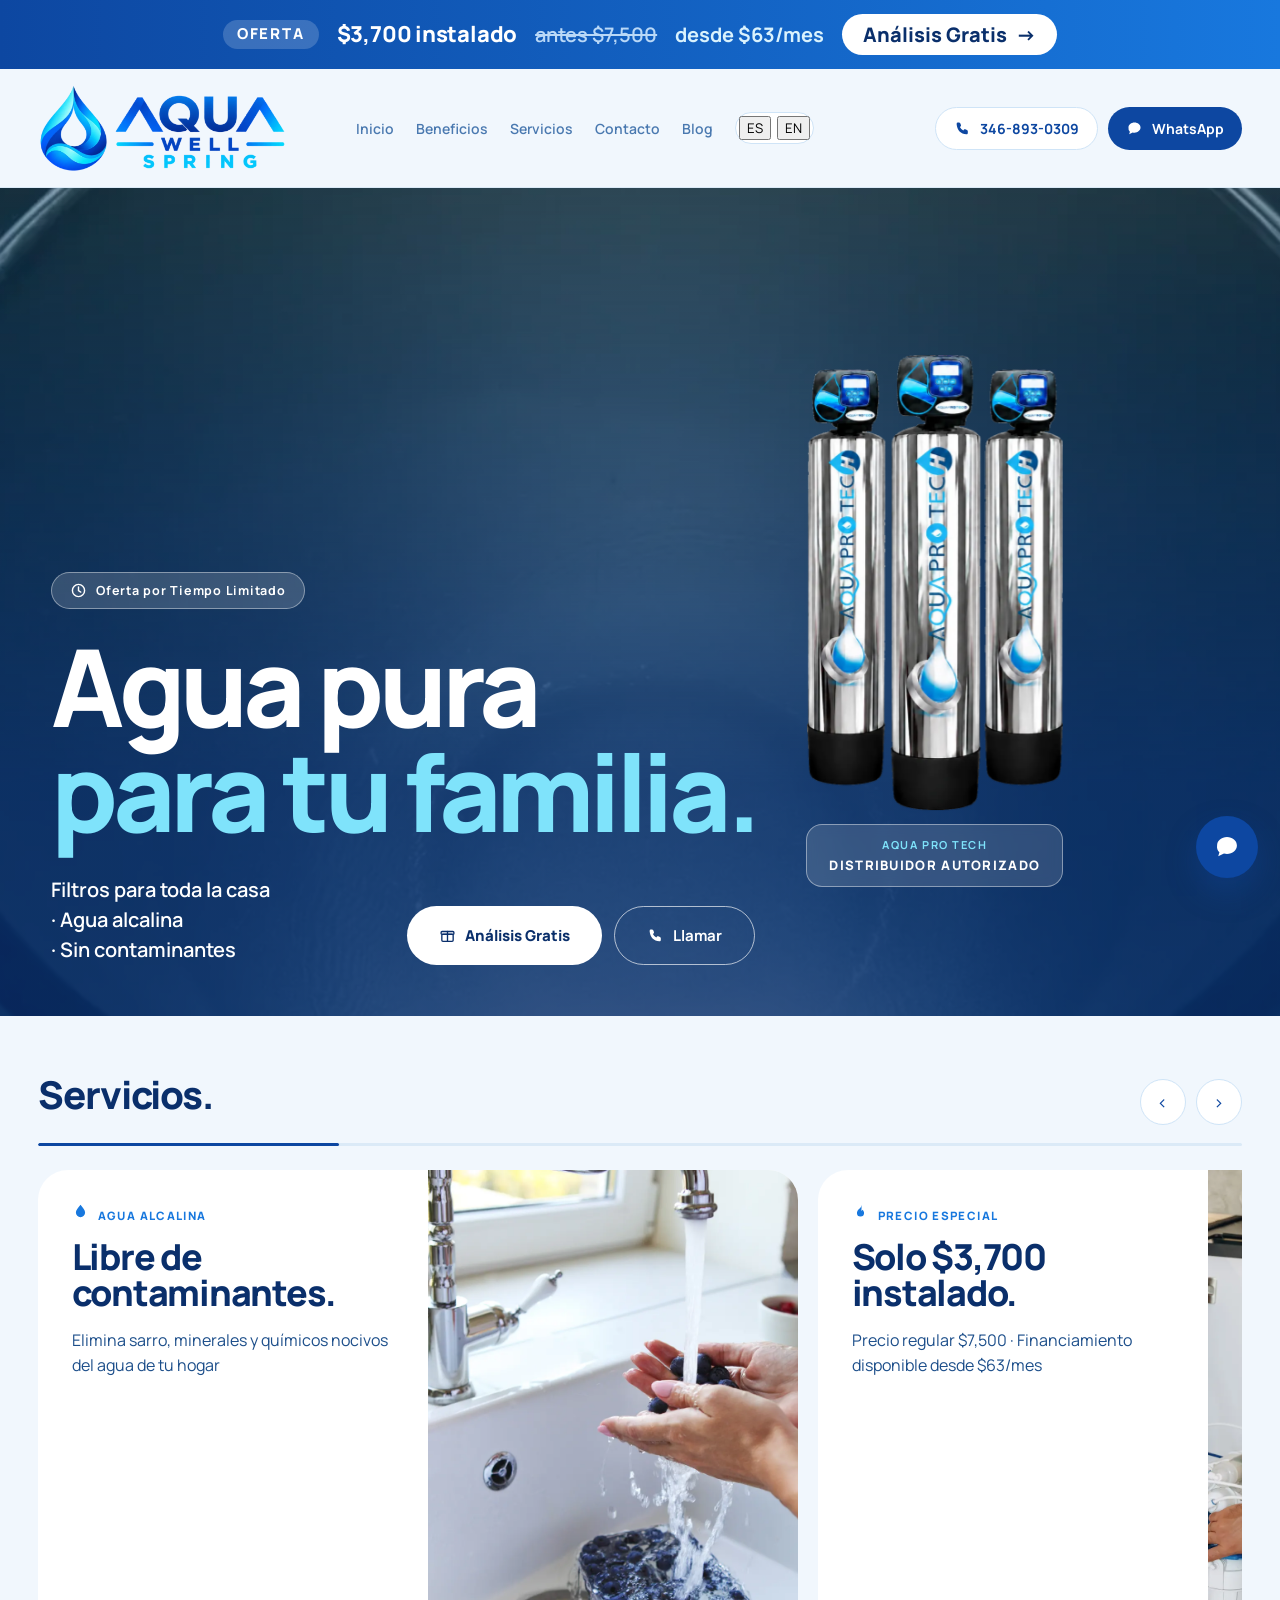
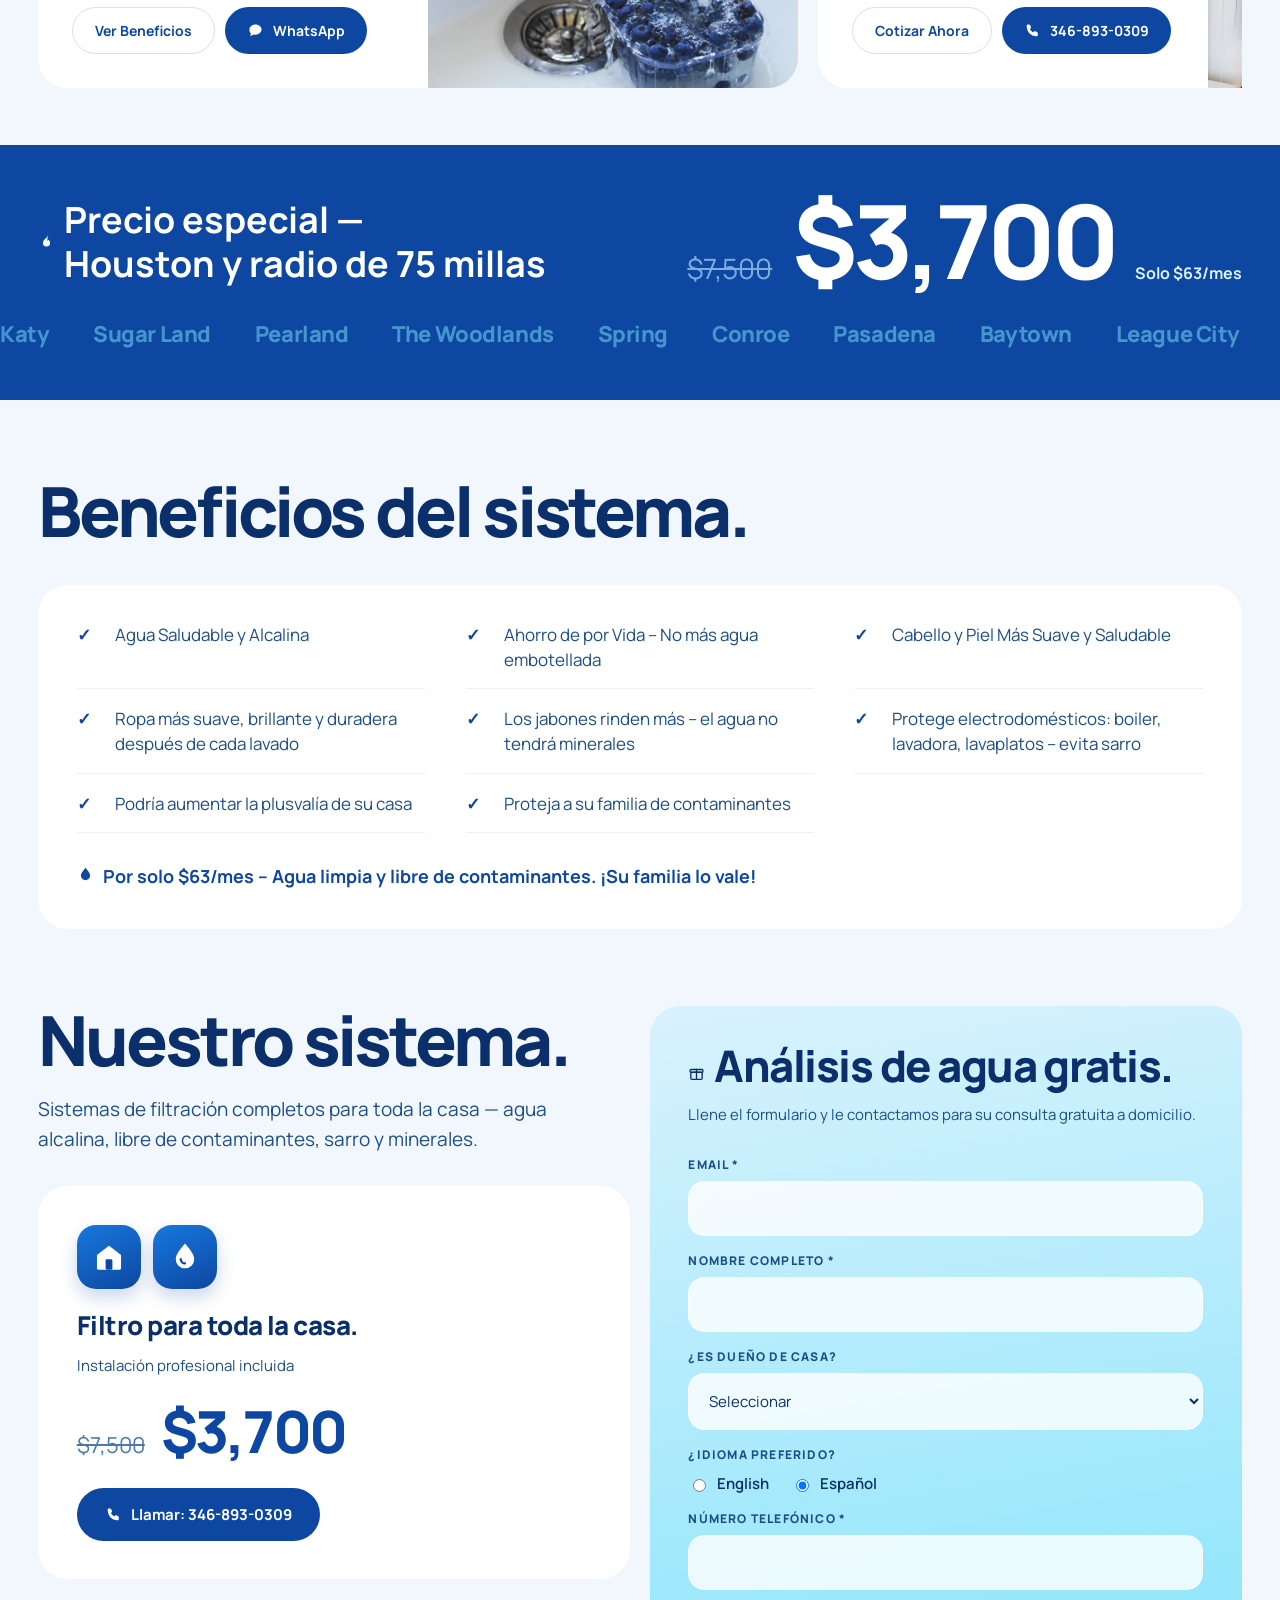
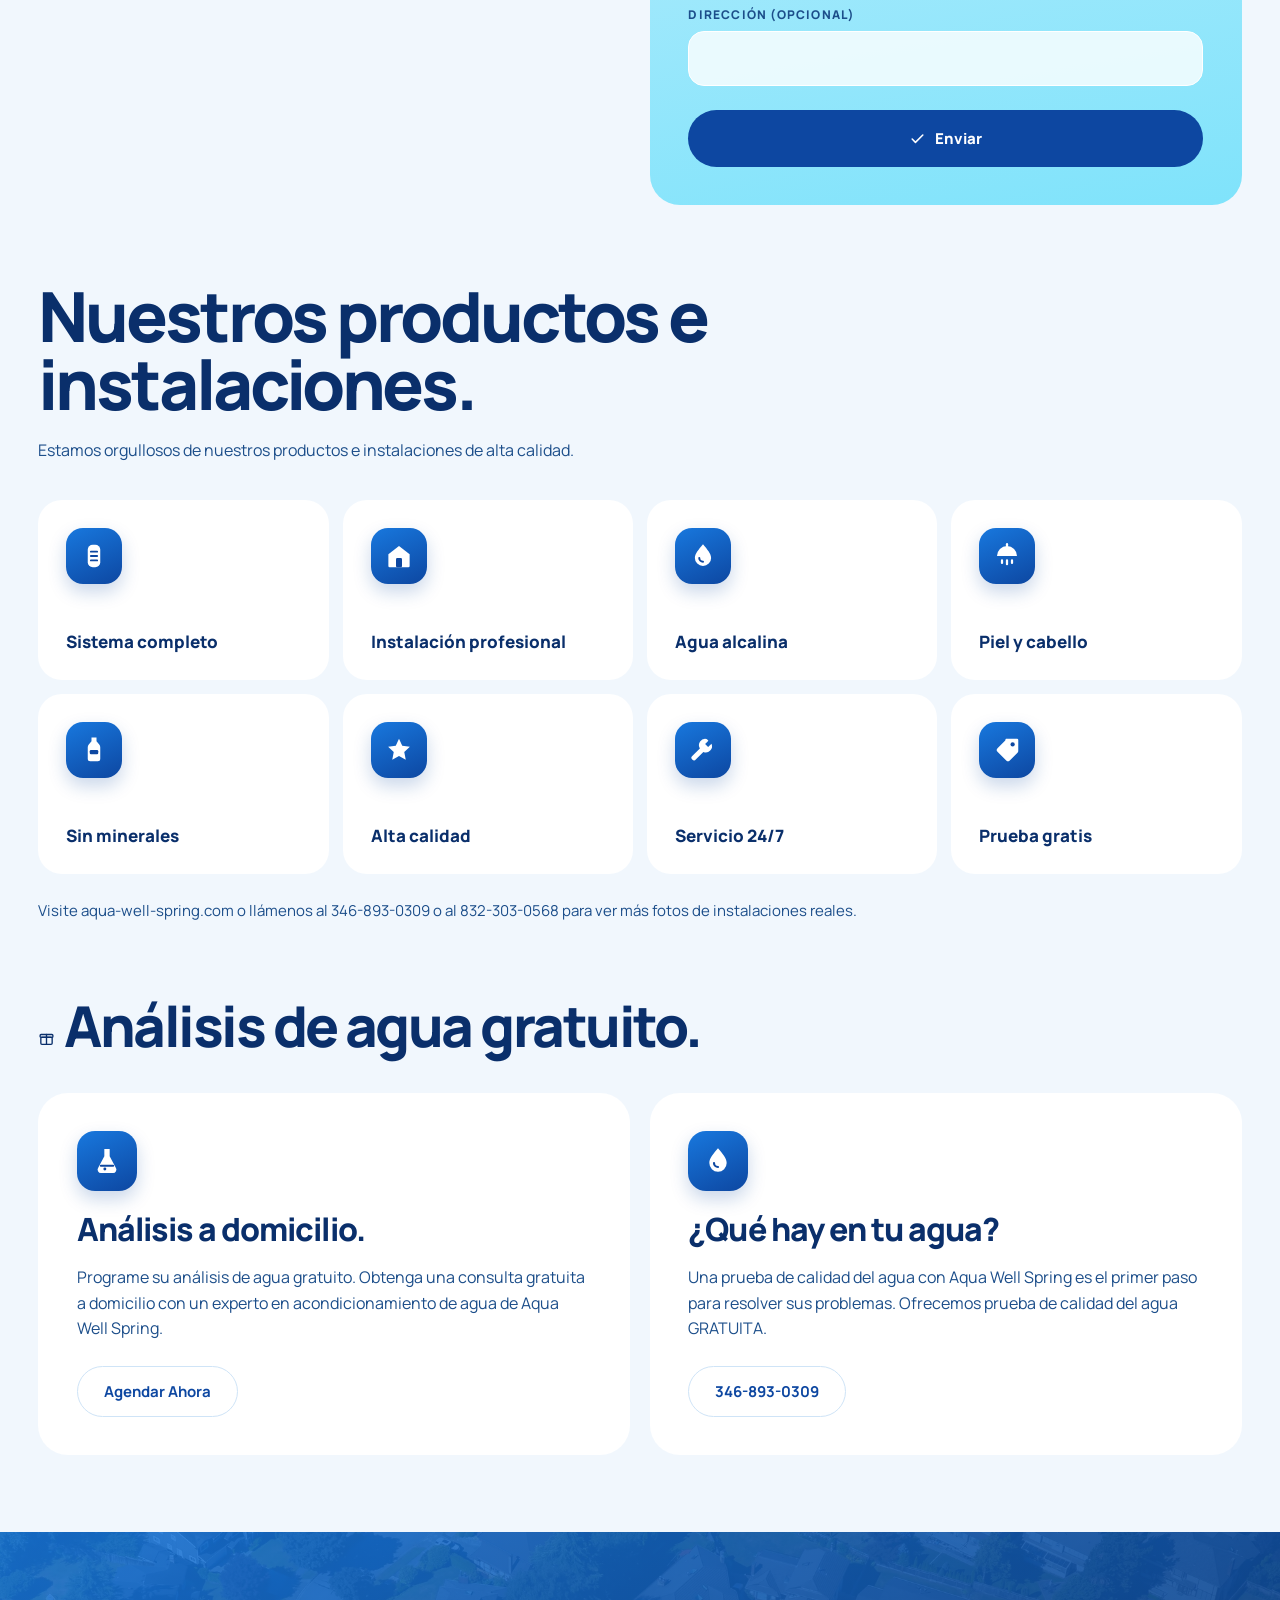
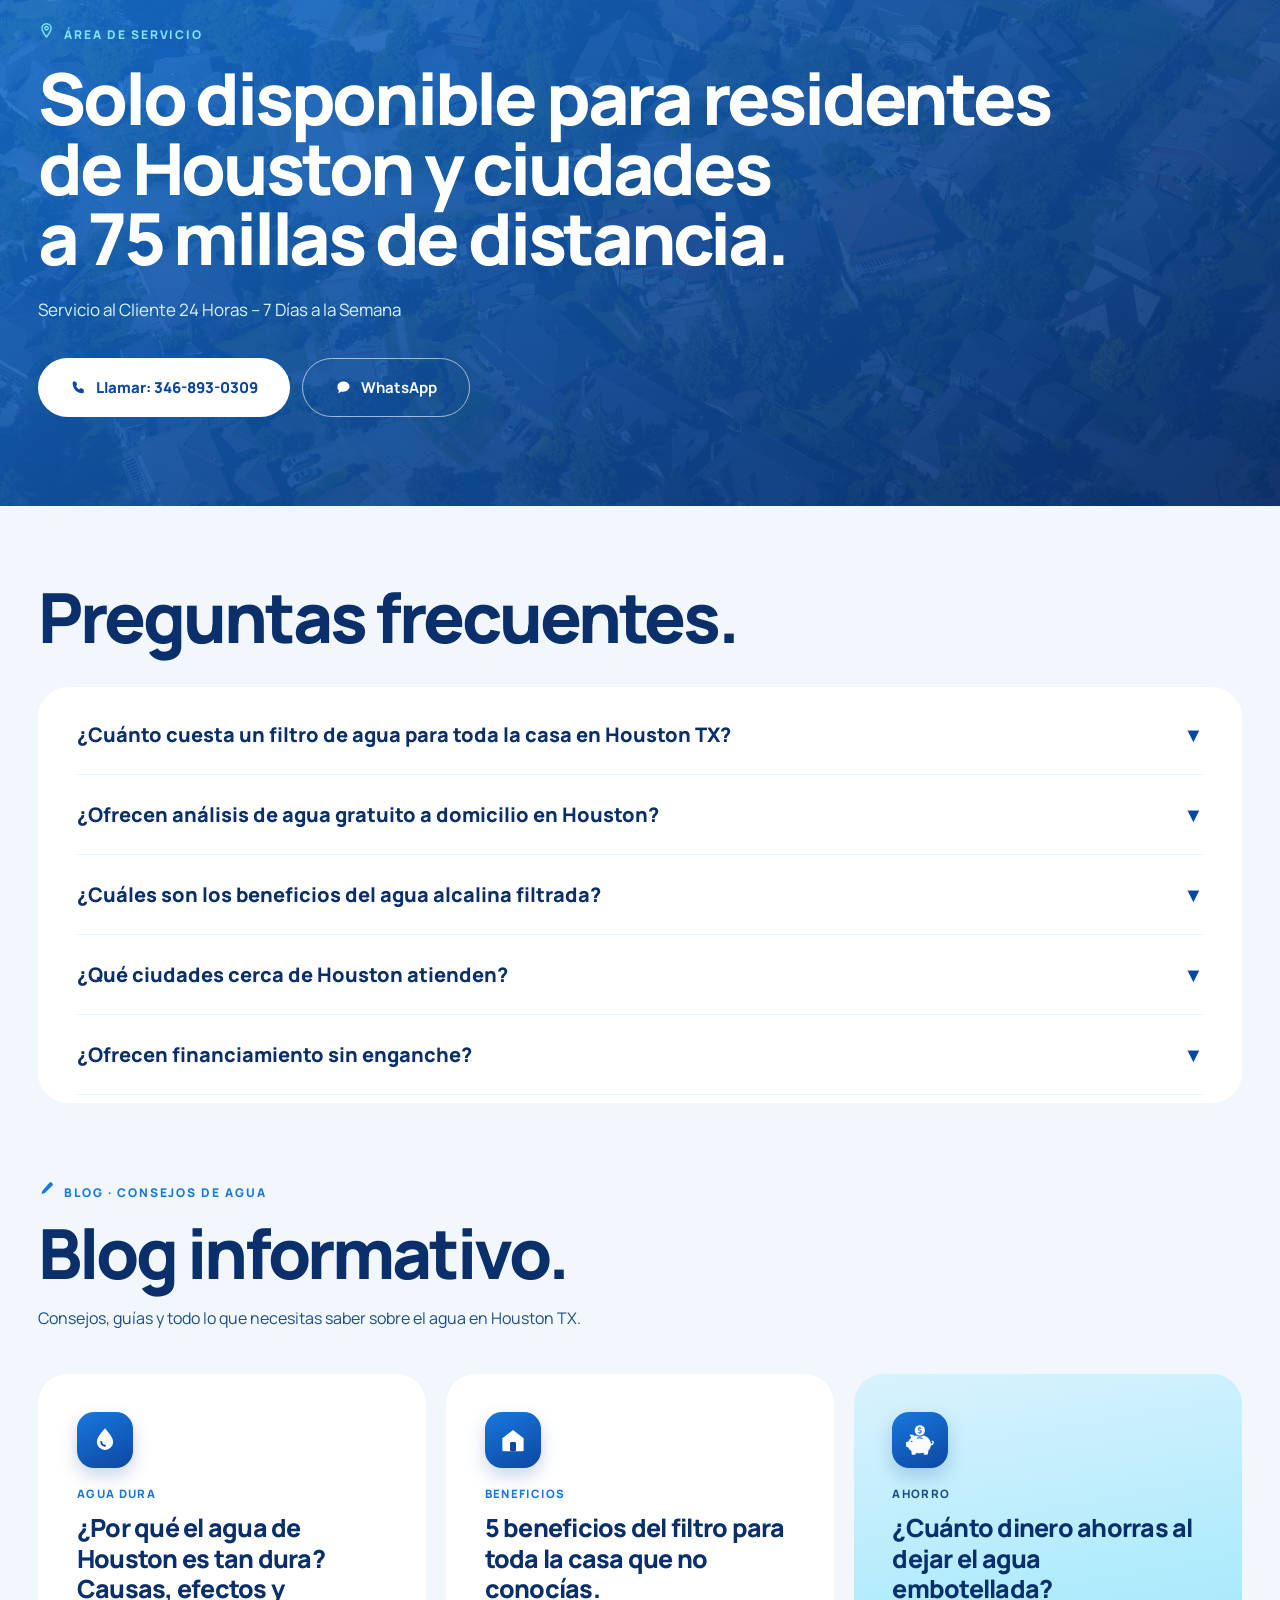
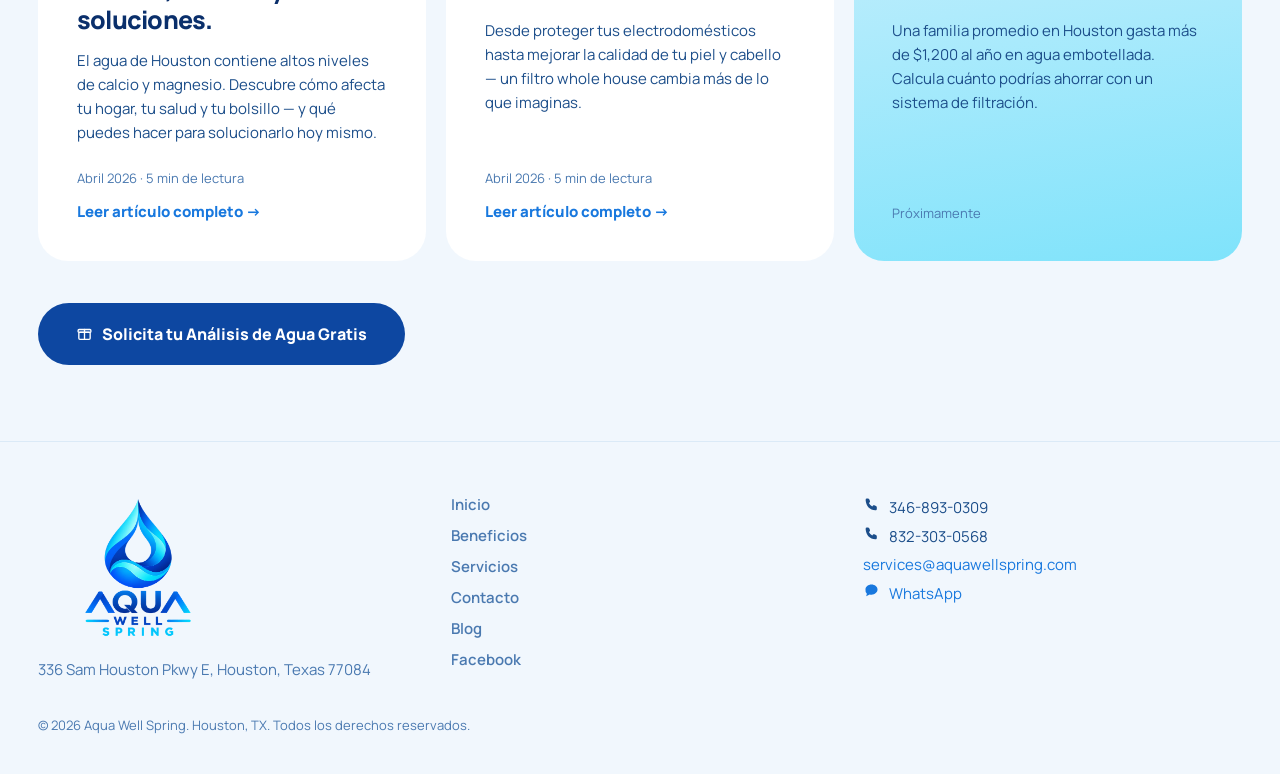
<file: index.html>
<!doctype html>
<html lang="es">
<head>
<meta charset="utf-8">
<meta name="viewport" content="width=device-width, initial-scale=1">
<title>Aqua Well Spring | Filtros de Agua Houston TX</title>
<meta name="description" content="Aqua Well Spring ofrece filtros de agua para toda la casa en Houston TX. Agua alcalina, libre de contaminantes.">

<meta name="keywords" content="filtro de agua Houston, whole house water filter Houston TX, filtro agua alcalina Houston, water softener Houston Texas, purificador agua Houston, water filter Houston 77084, filtro agua Texas, aqua well spring, water conditioner Houston, hard water Houston, agua alcalina Houston, filtro toda la casa Houston">
<meta name="author" content="Aqua Well Spring">

<meta name="googlebot" content="index, follow">
<!-- Mientras sea un preview privado. Al pasar a produccion, quitar esta linea. -->
<meta name="robots" content="noindex, nofollow">

<link rel="canonical" href="https://www.aquawellspring.com/">

<meta name="geo.region" content="US-TX">
<meta name="geo.placename" content="Houston, Texas">
<meta name="geo.position" content="29.7604;-95.3698">
<meta name="ICBM" content="29.7604, -95.3698">


<link rel="icon" href="favicon.ico" sizes="any">
<link rel="icon" type="image/png" href="assets/favicon-32.png" sizes="32x32">
<link rel="apple-touch-icon" href="assets/icon-180.png">

<link rel="preconnect" href="https://fonts.googleapis.com">
<link rel="preconnect" href="https://fonts.gstatic.com" crossorigin>
<link href="https://fonts.googleapis.com/css2?family=Manrope:wght@400;500;600;700;800&display=swap" rel="stylesheet">

<!-- El orden importa: base define lo global, components los elementos,
     responsive ajusta por ancho y debe ir despues, animations es aparte. -->
<link rel="stylesheet" href="css/base.css?v=KNBWLH6W56">
<link rel="stylesheet" href="css/components.css?v=KNBWLH6W56">
<link rel="stylesheet" href="css/animations.css?v=KNBWLH6W56">
<link rel="stylesheet" href="css/responsive.css?v=KNBWLH6W56">

<!-- Google tag (gtag.js) -->
<script async src="https://www.googletagmanager.com/gtag/js?id=G-KNBWLH6W06"></script>
<script>
  window.dataLayer = window.dataLayer || [];
  function gtag(){dataLayer.push(arguments);}
  gtag('js', new Date());
  gtag('config', 'G-KNBWLH6W06');
</script>
<!-- Google tag (gtag.js) -->
<script async src="https://www.googletagmanager.com/gtag/js?id=G-DVB1QPXF6R">
</script>
<script>
  window.dataLayer = window.dataLayer || [];
  function gtag(){dataLayer.push(arguments);}
  gtag('js', new Date());

  gtag('config', 'G-DVB1QPXF6R');
</script>




</head>
<body>

<div class="page-1">

<div>

<header class="header-1">
  <a class="aws-offer" href="#contacto">
    <span class="aws-offer-tag"><span data-i18n="offerTag">Oferta</span></span>
    <span class="aws-offer-price"><span data-i18n="offerPrice">$3,700 instalado</span></span>
    <span class="aws-offer-old"><span data-i18n="offerOld">antes $7,500</span></span>
    <span class="aws-offer-mo"><span data-i18n="offerMonthly">desde $63/mes</span></span>
    <span class="aws-offer-cta"><span data-i18n="ctaFreeTest">Análisis Gratis</span> <span aria-hidden="true">→</span></span>
  </a>
  <div class="aws-hd header-2">
    <a href="#inicio" class="aws-hd-logo header-3"><img src="assets/logo-horizontal.webp" alt="Aqua Well Spring" class="header-4"></a>
    <nav class="aws-nav header-5">
      <a href="#inicio" class="aws-navlink header-6"><span data-i18n="navHome">Inicio</span></a>
      <a href="#beneficios" class="aws-navlink header-6"><span data-i18n="navBenefits">Beneficios</span></a>
      <a href="#servicios" class="aws-navlink header-6"><span data-i18n="navGallery">Servicios</span></a>
      <a href="#contacto" class="aws-navlink header-6"><span data-i18n="navContact">Contacto</span></a>
      <a href="#blog" class="aws-navlink header-6"><span data-i18n="navBlog">Blog</span></a>
      <span class="header-7">
        <button type="button" data-action="showEs" class="lang-pill is-on" data-lang="es">ES</button>
        <button type="button" data-action="showEn" class="lang-pill" data-lang="en">EN</button>
      </span>
    </nav>
    <div class="aws-hd-cta header-8">
      <a href="tel:3468930309" class="header-9"><span class="header-10"><svg width="17" height="17" viewBox="0 0 24 24" fill="none"><path d="M7 3.5c.8 0 1.5.5 1.8 1.2l1 2.4c.3.7.1 1.5-.5 2l-1 .8a11 11 0 0 0 4.8 4.8l.8-1c.5-.6 1.3-.8 2-.5l2.4 1c.7.3 1.2 1 1.2 1.8v2.3c0 1.1-.9 2-2 1.9C9.6 19.6 4.4 14.4 3.7 5.5A1.9 1.9 0 0 1 5.6 3.5H7Z" fill="currentColor"></path></svg></span>346-893-0309</a>
      <a href="https://wa.me/18323030568" class="header-11"><span class="header-10"><svg width="17" height="17" viewBox="0 0 24 24" fill="none"><path d="M12 3.5c4.7 0 8.5 3.2 8.5 7.2s-3.8 7.2-8.5 7.2c-.9 0-1.8-.1-2.6-.3L4.5 20l1-3.4A6.9 6.9 0 0 1 3.5 10.7c0-4 3.8-7.2 8.5-7.2Z" fill="currentColor"></path></svg></span>WhatsApp</a>
    </div>
  </div>
</header>

<section class="aws-sec inicio-1" id="inicio">
  <div data-ref="hero" class="inicio-2">
    <video data-ref="heroA" autoplay="" muted="" loop="" playsinline="" preload="auto" poster="assets/hero-poster.webp" class="inicio-3">
      <source src="assets/hero.mp4" type="video/mp4">
    </video>
    <video data-ref="heroB" muted="" playsinline="" preload="auto" poster="assets/hero-poster.webp" class="inicio-4">
      <source src="assets/hero.mp4" type="video/mp4">
    </video>
  </div>
  <div class="inicio-5"></div>
  <div class="aws-hero-wrap inicio-6">
   <div class="aws-hero-copy inicio-7">
    <div class="inicio-8"><span class="header-10"><svg width="17" height="17" viewBox="0 0 24 24" fill="none" stroke="currentColor" stroke-width="2" stroke-linecap="round"><circle cx="12" cy="12" r="8.6"></circle><path d="M12 7v5.3l3.2 1.9"></path></svg></span><span data-i18n="heroBadge">Oferta por Tiempo Limitado</span></div>
    <h1 class="inicio-9"><span data-i18n="heroTitleA">Agua pura</span><br><span class="inicio-10"><span data-i18n="heroTitleB">para tu familia.</span></span></h1>
    <div class="inicio-11">
      <div>
        <p class="inicio-12"><span data-i18n="heroSub">Filtros para toda la casa
· Agua alcalina
· Sin contaminantes</span></p>
      </div>
      <div class="aws-actions inicio-13">
        <a href="#contacto" class="inicio-14"><span class="header-10"><svg width="17" height="17" viewBox="0 0 24 24" fill="none" stroke="currentColor" stroke-width="1.9" stroke-linecap="round" stroke-linejoin="round"><rect x="4" y="10" width="16" height="10.2" rx="1.6"></rect><rect x="3" y="6.4" width="18" height="4" rx="1.3"></rect><path d="M12 6.4v13.8"></path></svg></span><span data-i18n="ctaFreeTest">Análisis Gratis</span></a>
        <a href="tel:3468930309" class="inicio-15"><span class="header-10"><svg width="17" height="17" viewBox="0 0 24 24" fill="none"><path d="M7 3.5c.8 0 1.5.5 1.8 1.2l1 2.4c.3.7.1 1.5-.5 2l-1 .8a11 11 0 0 0 4.8 4.8l.8-1c.5-.6 1.3-.8 2-.5l2.4 1c.7.3 1.2 1 1.2 1.8v2.3c0 1.1-.9 2-2 1.9C9.6 19.6 4.4 14.4 3.7 5.5A1.9 1.9 0 0 1 5.6 3.5H7Z" fill="currentColor"></path></svg></span><span data-i18n="call">Llamar</span></a>
      </div>
    </div>
   </div>
   <div class="aws-hero-side inicio-16">
     <img src="assets/hero-products-2.webp" alt="Sistemas de filtracion para toda la casa – Aqua Well Spring" class="aws-hero-products inicio-17">
     <div class="aws-hero-badge inicio-18">
       <span class="inicio-19">Aqua Pro Tech</span>
       <span class="inicio-20"><span data-i18n="partner">Distribuidor Autorizado</span></span>
     </div>
   </div>
  </div>
</section>

<section class="aws-sec servicios-1" id="servicios">
  <div class="servicios-2">
    <h2 class="servicios-3"><span data-i18n="galleryTitle">Servicios.</span></h2>
    <div class="aws-actions servicios-4">
      <button data-action="prev" aria-label="Prev" class="servicios-5">‹</button>
      <button data-action="next" aria-label="Next" class="servicios-5">›</button>
    </div>
  </div>
  <div data-ref="progress" class="servicios-6"><div data-ref="progressBar" class="servicios-7"></div></div>

  <div class="aws-rail servicios-8" data-rail="" data-ref="rail">

    <article class="aws-card servicios-9">
      <div class="servicios-10">
        <div class="servicios-11"><span class="header-10"><svg width="17" height="17" viewBox="0 0 24 24" fill="none"><path d="M12 2.5c3.6 4.3 6.5 7.7 6.5 11a6.5 6.5 0 1 1-13 0c0-3.3 2.9-6.7 6.5-11Z" fill="currentColor"></path></svg></span><span data-i18n="s1Kicker">Agua Alcalina</span></div>
        <h3 class="servicios-12"><span data-i18n="s1Title">Libre de contaminantes.</span></h3>
        <p class="servicios-13"><span data-i18n="s1Text">Elimina sarro, minerales y químicos nocivos del agua de tu hogar</span></p>
        <div class="aws-actions servicios-14">
          <a href="#beneficios" class="servicios-15"><span data-i18n="s1Cta">Ver Beneficios</span></a>
          <a href="https://wa.me/18323030568" class="servicios-16"><span class="header-10"><svg width="17" height="17" viewBox="0 0 24 24" fill="none"><path d="M12 3.5c4.7 0 8.5 3.2 8.5 7.2s-3.8 7.2-8.5 7.2c-.9 0-1.8-.1-2.6-.3L4.5 20l1-3.4A6.9 6.9 0 0 1 3.5 10.7c0-4 3.8-7.2 8.5-7.2Z" fill="currentColor"></path></svg></span>WhatsApp</a>
        </div>
      </div>
      <img src="assets/alkaline-water.webp" alt="Alkaline water Houston – Aqua Well Spring" class="aws-card-img servicios-17">
    </article>

    <article class="aws-card servicios-9">
      <div class="servicios-10">
        <div class="servicios-11"><span class="header-10"><svg width="17" height="17" viewBox="0 0 24 24" fill="none"><path d="M13 2.5c.4 3-1.2 4.3-2.6 5.6C8.7 9.7 7 11.3 7 14.2a5 5 0 0 0 10 0c0-2.2-1-3.6-1.9-4.8-.7 1-1.4 1.4-2 1.4.6-2.6.6-5.6-.1-8.3Z" fill="currentColor"></path></svg></span><span data-i18n="s2Kicker">Precio Especial</span></div>
        <h3 class="servicios-12"><span data-i18n="s2Title">Solo $3,700 instalado.</span></h3>
        <p class="servicios-13"><span data-i18n="s2Text">Precio regular $7,500 · Financiamiento disponible desde $63/mes</span></p>
        <div class="aws-actions servicios-14">
          <a href="#contacto" class="servicios-15"><span data-i18n="s2Cta">Cotizar Ahora</span></a>
          <a href="tel:3468930309" class="servicios-16"><span class="header-10"><svg width="17" height="17" viewBox="0 0 24 24" fill="none"><path d="M7 3.5c.8 0 1.5.5 1.8 1.2l1 2.4c.3.7.1 1.5-.5 2l-1 .8a11 11 0 0 0 4.8 4.8l.8-1c.5-.6 1.3-.8 2-.5l2.4 1c.7.3 1.2 1 1.2 1.8v2.3c0 1.1-.9 2-2 1.9C9.6 19.6 4.4 14.4 3.7 5.5A1.9 1.9 0 0 1 5.6 3.5H7Z" fill="currentColor"></path></svg></span>346-893-0309</a>
        </div>
      </div>
      <img src="assets/installation.webp" alt="Special price water filter Houston $3700" class="aws-card-img servicios-17">
    </article>

    <article class="aws-card servicios-9">
      <div class="servicios-10">
        <div class="servicios-11"><span class="header-10"><svg width="17" height="17" viewBox="0 0 24 24" fill="none" stroke="currentColor" stroke-width="1.9" stroke-linecap="round" stroke-linejoin="round"><rect x="4" y="10" width="16" height="10.2" rx="1.6"></rect><rect x="3" y="6.4" width="18" height="4" rx="1.3"></rect><path d="M12 6.4v13.8"></path></svg></span><span data-i18n="s3Kicker">100% Gratuito</span></div>
        <h3 class="servicios-12"><span data-i18n="s3Title">Análisis de agua gratis.</span></h3>
        <p class="servicios-13"><span data-i18n="s3Text">Visita a domicilio sin costo · Houston y ciudades a 75 millas</span></p>
        <div class="aws-actions servicios-14">
          <a href="#contacto" class="servicios-15"><span data-i18n="s3Cta">Agendar Gratis</span></a>
          <a href="https://wa.me/18323030568" class="servicios-16"><span class="header-10"><svg width="17" height="17" viewBox="0 0 24 24" fill="none"><path d="M12 3.5c4.7 0 8.5 3.2 8.5 7.2s-3.8 7.2-8.5 7.2c-.9 0-1.8-.1-2.6-.3L4.5 20l1-3.4A6.9 6.9 0 0 1 3.5 10.7c0-4 3.8-7.2 8.5-7.2Z" fill="currentColor"></path></svg></span>WhatsApp</a>
        </div>
      </div>
      <img src="assets/water-test.webp" alt="Free water test Houston – Aqua Well Spring" class="aws-card-img servicios-18">
    </article>

    <article class="aws-card servicios-9">
      <div class="servicios-10">
        <div class="servicios-11"><span class="header-10"><svg width="17" height="17" viewBox="0 0 24 24" fill="none" stroke="currentColor" stroke-width="2" stroke-linecap="round" stroke-linejoin="round"><path d="M12 21.2S5.6 13.2 5.6 8.8a6.4 6.4 0 1 1 12.8 0c0 4.4-6.4 12.4-6.4 12.4Z"></path><circle cx="12" cy="8.8" r="2.4"></circle></svg></span><span data-i18n="s4Kicker">Houston y Área</span></div>
        <h3 class="servicios-12"><span data-i18n="s4Title">Servicio 24/7 en Houston.</span></h3>
        <p class="servicios-13"><span data-i18n="s4Text">Katy · Sugar Land · Pearland · The Woodlands · y más</span></p>
        <div class="aws-actions servicios-14">
          <a href="tel:3468930309" class="servicios-15"><span class="header-10"><svg width="17" height="17" viewBox="0 0 24 24" fill="none"><path d="M7 3.5c.8 0 1.5.5 1.8 1.2l1 2.4c.3.7.1 1.5-.5 2l-1 .8a11 11 0 0 0 4.8 4.8l.8-1c.5-.6 1.3-.8 2-.5l2.4 1c.7.3 1.2 1 1.2 1.8v2.3c0 1.1-.9 2-2 1.9C9.6 19.6 4.4 14.4 3.7 5.5A1.9 1.9 0 0 1 5.6 3.5H7Z" fill="currentColor"></path></svg></span><span data-i18n="callNow">Llamar Ahora</span></a>
          <a href="https://wa.me/18323030568" class="servicios-16"><span class="header-10"><svg width="17" height="17" viewBox="0 0 24 24" fill="none"><path d="M12 3.5c4.7 0 8.5 3.2 8.5 7.2s-3.8 7.2-8.5 7.2c-.9 0-1.8-.1-2.6-.3L4.5 20l1-3.4A6.9 6.9 0 0 1 3.5 10.7c0-4 3.8-7.2 8.5-7.2Z" fill="currentColor"></path></svg></span>WhatsApp</a>
        </div>
      </div>
      <img src="assets/service-van-2.webp" alt="24/7 service Houston TX – Aqua Well Spring" class="aws-card-img servicios-19">
    </article>

  </div>
</section>

<section class="aws-sec precio-1" id="precio">
  <div class="precio-2">
    <div class="precio-3"><span class="header-10"><svg width="17" height="17" viewBox="0 0 24 24" fill="none"><path d="M13 2.5c.4 3-1.2 4.3-2.6 5.6C8.7 9.7 7 11.3 7 14.2a5 5 0 0 0 10 0c0-2.2-1-3.6-1.9-4.8-.7 1-1.4 1.4-2 1.4.6-2.6.6-5.6-.1-8.3Z" fill="currentColor"></path></svg></span><span><span data-i18n="priceKickerA">Precio especial —</span><br><span data-i18n="priceKickerB">Houston y radio de 75 millas</span></span></div>
    <div class="precio-4">
      <span class="precio-5">$7,500</span>
      <span data-ref="price" class="precio-6">$3,700</span>
      <span class="precio-7"><span data-i18n="monthly">Solo $63/mes</span></span>
    </div>
  </div>
  <div class="aws-marquee-clip precio-8"><div data-marquee="" class="precio-9">
    <div class="precio-10">
      <span>Katy</span><span>Sugar Land</span><span>Pearland</span><span>The Woodlands</span><span>Spring</span><span>Conroe</span><span>Pasadena</span><span>Baytown</span><span>League City</span><span>Friendswood</span><span>Missouri City</span><span>Richmond</span><span>Rosenberg</span><span>Humble</span><span>Kingwood</span>
    </div>
    <div class="precio-10">
      <span>Katy</span><span>Sugar Land</span><span>Pearland</span><span>The Woodlands</span><span>Spring</span><span>Conroe</span><span>Pasadena</span><span>Baytown</span><span>League City</span><span>Friendswood</span><span>Missouri City</span><span>Richmond</span><span>Rosenberg</span><span>Humble</span><span>Kingwood</span>
    </div>
  </div></div>
</section>

<section class="aws-sec beneficios-1" id="beneficios">
  <h2 class="beneficios-2"><span data-i18n="benefitsTitle">Beneficios del sistema.</span></h2>
  <div class="beneficios-3">
    <ul class="beneficios-4">
      <template data-i18n-list="benefits">
        <li class="list-1"><span class="list-2">✓</span><span><span data-slot="text"></span></span></li>
      </template>
    </ul>
    <p class="beneficios-5"><span class="header-10"><svg width="17" height="17" viewBox="0 0 24 24" fill="none"><path d="M12 2.5c3.6 4.3 6.5 7.7 6.5 11a6.5 6.5 0 1 1-13 0c0-3.3 2.9-6.7 6.5-11Z" fill="currentColor"></path></svg></span><span data-i18n="benefitsClose">Por solo $63/mes – Agua limpia y libre de contaminantes. ¡Su familia lo vale!</span></p>
  </div>
</section>

<section class="aws-sec beneficios-1" id="contacto">
  <div class="aws-2col contacto-1">
    <div class="aws-sticky contacto-2">
      <h2 class="contacto-3"><span data-i18n="systemTitle">Nuestro sistema.</span></h2>
      <p class="contacto-4"><span data-i18n="systemText">Sistemas de filtración completos para toda la casa — agua alcalina, libre de contaminantes, sarro y minerales.</span></p>
      <div class="contacto-5">
        <div class="contacto-6"><span class="contacto-7"><svg width="34" height="34" viewBox="0 0 24 24" fill="none"><path d="M3.5 10.6 12 4l8.5 6.6V20a1 1 0 0 1-1 1h-15a1 1 0 0 1-1-1v-9.4Z" fill="#ffffff"></path><rect x="9.6" y="13.5" width="4.8" height="7.5" rx="1" fill="#0D47A1"></rect></svg></span><span class="contacto-7"><svg width="34" height="34" viewBox="0 0 24 24" fill="none"><path d="M12 2.5c3.6 4.3 6.5 7.7 6.5 11a6.5 6.5 0 1 1-13 0c0-3.3 2.9-6.7 6.5-11Z" fill="#fff"></path><path d="M9 13.5a3 3 0 0 0 3 3" stroke="#0D47A1" stroke-width="1.6" stroke-linecap="round"></path></svg></span></div>
        <div class="contacto-8"><span data-i18n="systemCardTitle">Filtro para toda la casa.</span></div>
        <p class="contacto-9"><span data-i18n="systemCardSub">Instalación profesional incluida</span></p>
        <div class="contacto-10">
          <span class="contacto-11">$7,500</span>
          <span class="contacto-12">$3,700</span>
        </div>
        <a href="tel:3468930309" class="contacto-13"><span class="header-10"><svg width="17" height="17" viewBox="0 0 24 24" fill="none"><path d="M7 3.5c.8 0 1.5.5 1.8 1.2l1 2.4c.3.7.1 1.5-.5 2l-1 .8a11 11 0 0 0 4.8 4.8l.8-1c.5-.6 1.3-.8 2-.5l2.4 1c.7.3 1.2 1 1.2 1.8v2.3c0 1.1-.9 2-2 1.9C9.6 19.6 4.4 14.4 3.7 5.5A1.9 1.9 0 0 1 5.6 3.5H7Z" fill="currentColor"></path></svg></span><span data-i18n="callPhone">Llamar: 346-893-0309</span></a>
      </div>
    </div>

    <div class="contacto-14">
      <h3 class="contacto-15"><span class="header-10"><svg width="17" height="17" viewBox="0 0 24 24" fill="none" stroke="currentColor" stroke-width="1.9" stroke-linecap="round" stroke-linejoin="round"><rect x="4" y="10" width="16" height="10.2" rx="1.6"></rect><rect x="3" y="6.4" width="18" height="4" rx="1.3"></rect><path d="M12 6.4v13.8"></path></svg></span><span data-i18n="formTitle">Análisis de agua gratis.</span></h3>
      <p class="contacto-16"><span data-i18n="formText">Llene el formulario y le contactamos para su consulta gratuita a domicilio.</span></p>
     
    <form id="my-form" action="https://formspree.io/f/xdapzvqv" method="POST">
        <div class="contacto-17">
          <label class="contacto-18"><span data-i18n="fEmail">Email *</span>
            <input type="email" class="contacto-19" required name="email">
          </label>
          <label class="contacto-18"><span data-i18n="fName">Nombre completo *</span>
            <input type="text" class="contacto-19" name="name" required>
          </label>
          <label class="contacto-18"><span data-i18n="fOwner">¿Es dueño de casa?</span>
            <select class="contacto-19" name="homeowner" >
              <option>Seleccionar</option>
              <option>Sí</option>
              <option>No</option>
            </select>          </label>
          <div class="contacto-20"><span data-i18n="fLang">¿Idioma preferido?</span>
            <div class="contacto-21">
              <label class="contacto-22"><input type="radio" name="pre_lang">English</label>
              <label class="contacto-22"><input type="radio" name="pre_lang" checked="">Español</label>
            </div>
          </div>
          <label class="contacto-18"><span data-i18n="fPhone">Número telefónico *</span>
            <input type="tel" class="contacto-19" name="phone"  required>
          </label>
          <label class="contacto-18"><span data-i18n="fAddress">Dirección (opcional)</span>
            <input type="text" class="contacto-19" name="address">
          </label>
          <button class="contacto-23" type="submit" id="submit-btn">
            <span class="header-10">
            <svg width="17" height="17" viewBox="0 0 24 24" fill="none" stroke="currentColor" stroke-width="2.2" stroke-linecap="round" stroke-linejoin="round"><path d="m4.5 12.8 4.6 4.6L19.5 7"></path></svg></span>
            <span data-i18n="fSubmit">Enviar</span>
            <p id="status" style="margin-top:10px; font-weight:bold; text-align:center;"></p>
          </button>
      
        </div>
      </form>

	  
    </div>
  </div>
</section>

<section class="aws-sec beneficios-1" id="galeria">
  <h2 class="galeria-1"><span data-i18n="productsTitle">Nuestros productos e instalaciones.</span></h2>
  <p class="galeria-2"><span data-i18n="productsText">Estamos orgullosos de nuestros productos e instalaciones de alta calidad.</span></p>
  <div class="aws-tiles galeria-3">
    <div class="galeria-4"><span class="galeria-5"><svg width="30" height="30" viewBox="0 0 24 24" fill="none"><rect x="7" y="3" width="10" height="18" rx="4" fill="#ffffff"></rect><path d="M9.5 8.5h5M9.5 12h5M9.5 15.5h5" stroke="#0D47A1" stroke-width="1.5" stroke-linecap="round"></path></svg></span><span class="galeria-6"><span data-i18n="tile1">Sistema completo</span></span></div>
    <div class="galeria-4"><span class="galeria-5"><svg width="30" height="30" viewBox="0 0 24 24" fill="none"><path d="M3.5 10.6 12 4l8.5 6.6V20a1 1 0 0 1-1 1h-15a1 1 0 0 1-1-1v-9.4Z" fill="#ffffff"></path><rect x="9.6" y="13.5" width="4.8" height="7.5" rx="1" fill="#0D47A1"></rect></svg></span><span class="galeria-6"><span data-i18n="tile2">Instalación profesional</span></span></div>
    <div class="galeria-4"><span class="galeria-5"><svg width="30" height="30" viewBox="0 0 24 24" fill="none"><path d="M12 2.5c3.6 4.3 6.5 7.7 6.5 11a6.5 6.5 0 1 1-13 0c0-3.3 2.9-6.7 6.5-11Z" fill="#ffffff"></path><path d="M9 13.5a3 3 0 0 0 3 3" stroke="#0D47A1" stroke-width="1.6" stroke-linecap="round"></path></svg></span><span class="galeria-6"><span data-i18n="tile3">Agua alcalina</span></span></div>
    <div class="galeria-4"><span class="galeria-5"><svg width="30" height="30" viewBox="0 0 24 24" fill="none"><path d="M4 12h16a8 8 0 0 0-16 0Z" fill="#ffffff"></path><path d="M12 4V2.5" stroke="#ffffff" stroke-width="1.8" stroke-linecap="round"></path><path d="M8 15.5v2M12 15.5v3M16 15.5v2" stroke="#ffffff" stroke-width="1.8" stroke-linecap="round"></path></svg></span><span class="galeria-6"><span data-i18n="tile4">Piel y cabello</span></span></div>
    <div class="galeria-4"><span class="galeria-5"><svg width="30" height="30" viewBox="0 0 24 24" fill="none"><path d="M10 2h4v3l2.2 2.6c.5.6.8 1.4.8 2.2V19a2 2 0 0 1-2 2H9a2 2 0 0 1-2-2V9.8c0-.8.3-1.6.8-2.2L10 5V2Z" fill="#ffffff"></path><rect x="8.6" y="12" width="6.8" height="3.4" rx="1" fill="#0D47A1"></rect></svg></span><span class="galeria-6"><span data-i18n="tile5">Sin minerales</span></span></div>
    <div class="galeria-4"><span class="galeria-5"><svg width="30" height="30" viewBox="0 0 24 24" fill="none"><path d="m12 3 2.6 5.6 6.1.8-4.5 4.2 1.2 6.1L12 16.8 6.6 19.7l1.2-6.1L3.3 9.4l6.1-.8L12 3Z" fill="#ffffff"></path></svg></span><span class="galeria-6"><span data-i18n="tile6">Alta calidad</span></span></div>
    <div class="galeria-4"><span class="galeria-5"><svg width="30" height="30" viewBox="0 0 24 24" fill="none"><path d="M14.8 3.2a5 5 0 0 0-5.3 7.5L3.6 16.6a2 2 0 1 0 2.8 2.8l5.9-5.9a5 5 0 0 0 6.5-6.6l-2.7 2.7-2.4-2.4 2.6-2.6a5 5 0 0 0-1.5-1.4Z" fill="#ffffff"></path></svg></span><span class="galeria-6"><span data-i18n="tile7">Servicio 24/7</span></span></div>
    <div class="galeria-4"><span class="galeria-5"><svg width="30" height="30" viewBox="0 0 24 24" fill="none"><path d="M11.2 3H20a1 1 0 0 1 1 1v8.8a2 2 0 0 1-.6 1.4l-6.2 6.2a2 2 0 0 1-2.8 0l-7-7a2 2 0 0 1 0-2.8l6.2-6.2A2 2 0 0 1 11.2 3Z" fill="#ffffff"></path><circle cx="16.5" cy="7.5" r="1.7" fill="#0D47A1"></circle></svg></span><span class="galeria-6"><span data-i18n="tile8">Prueba gratis</span></span></div>
  </div>
  <p class="galeria-7"><span data-i18n="productsFoot">Visite aqua-well-spring.com o llámenos al 346-893-0309 o al 832-303-0568 para ver más fotos de instalaciones reales.</span></p>
</section>

<section class="aws-sec beneficios-1" id="analisis">
  <h2 class="analisis-1"><span class="header-10"><svg width="17" height="17" viewBox="0 0 24 24" fill="none" stroke="currentColor" stroke-width="1.9" stroke-linecap="round" stroke-linejoin="round"><rect x="4" y="10" width="16" height="10.2" rx="1.6"></rect><rect x="3" y="6.4" width="18" height="4" rx="1.3"></rect><path d="M12 6.4v13.8"></path></svg></span><span data-i18n="testTitle">Análisis de agua gratuito.</span></h2>
  <div class="aws-2col analisis-2">
    <div class="analisis-3">
      <span class="analisis-4"><svg width="32" height="32" viewBox="0 0 24 24" fill="none"><path d="M10 3h4v5.4l4.4 8.3A2.6 2.6 0 0 1 16.1 21H7.9a2.6 2.6 0 0 1-2.3-4.3L10 8.4V3Z" fill="#ffffff"></path><path d="M7.4 15.6h9.2" stroke="#0D47A1" stroke-width="1.6" stroke-linecap="round"></path><circle cx="10.4" cy="18" r="1.1" fill="#0D47A1"></circle></svg></span>
      <h3 class="analisis-5"><span data-i18n="test1Title">Análisis a domicilio.</span></h3>
      <p class="analisis-6"><span data-i18n="test1Text">Programe su análisis de agua gratuito. Obtenga una consulta gratuita a domicilio con un experto en acondicionamiento de agua de Aqua Well Spring.</span></p>
      <a href="tel:3468930309" class="analisis-7"><span data-i18n="test1Cta">Agendar Ahora</span></a>
    </div>
    <div class="analisis-3">
      <span class="analisis-4"><svg width="32" height="32" viewBox="0 0 24 24" fill="none"><path d="M12 2.5c3.6 4.3 6.5 7.7 6.5 11a6.5 6.5 0 1 1-13 0c0-3.3 2.9-6.7 6.5-11Z" fill="#ffffff"></path><path d="M9 13.5a3 3 0 0 0 3 3" stroke="#0D47A1" stroke-width="1.6" stroke-linecap="round"></path></svg></span>
      <h3 class="analisis-5"><span data-i18n="test2Title">¿Qué hay en tu agua?</span></h3>
      <p class="analisis-6"><span data-i18n="test2Text">Una prueba de calidad del agua con Aqua Well Spring es el primer paso para resolver sus problemas. Ofrecemos prueba de calidad del agua GRATUITA.</span></p>
      <a href="tel:3468930309" class="analisis-7">346-893-0309</a>
    </div>
  </div>
</section>

<section class="aws-sec area-1" id="area">
  <img src="assets/service-area.webp" alt="" loading="lazy" class="area-2">
  <div class="area-3"></div>
  <div class="area-4"><span class="header-10"><svg width="17" height="17" viewBox="0 0 24 24" fill="none" stroke="currentColor" stroke-width="2" stroke-linecap="round" stroke-linejoin="round"><path d="M12 21.2S5.6 13.2 5.6 8.8a6.4 6.4 0 1 1 12.8 0c0 4.4-6.4 12.4-6.4 12.4Z"></path><circle cx="12" cy="8.8" r="2.4"></circle></svg></span><span data-i18n="areaKicker">Área de Servicio</span></div>
  <h2 class="area-5"><span data-i18n="areaTitleA">Solo disponible para residentes</span><br><span data-i18n="areaTitleB">de Houston y ciudades</span><br><span data-i18n="areaTitleC">a 75 millas de distancia.</span></h2>
  <p class="area-6"><span data-i18n="areaText">Servicio al Cliente 24 Horas – 7 Días a la Semana</span></p>
  <div class="aws-actions area-7">
    <a href="tel:3468930309" class="area-8"><span class="header-10"><svg width="17" height="17" viewBox="0 0 24 24" fill="none"><path d="M7 3.5c.8 0 1.5.5 1.8 1.2l1 2.4c.3.7.1 1.5-.5 2l-1 .8a11 11 0 0 0 4.8 4.8l.8-1c.5-.6 1.3-.8 2-.5l2.4 1c.7.3 1.2 1 1.2 1.8v2.3c0 1.1-.9 2-2 1.9C9.6 19.6 4.4 14.4 3.7 5.5A1.9 1.9 0 0 1 5.6 3.5H7Z" fill="currentColor"></path></svg></span><span data-i18n="callPhone">Llamar: 346-893-0309</span></a>
    <a href="https://wa.me/18323030568" class="area-9"><span class="header-10"><svg width="17" height="17" viewBox="0 0 24 24" fill="none"><path d="M12 3.5c4.7 0 8.5 3.2 8.5 7.2s-3.8 7.2-8.5 7.2c-.9 0-1.8-.1-2.6-.3L4.5 20l1-3.4A6.9 6.9 0 0 1 3.5 10.7c0-4 3.8-7.2 8.5-7.2Z" fill="currentColor"></path></svg></span>WhatsApp</a>
  </div>
</section>

<section class="aws-sec beneficios-1" id="faq">
  <h2 class="contacto-3"><span data-i18n="faqTitle">Preguntas frecuentes.</span></h2>
  <div class="faq-1">
    <template data-i18n-list="faqs">
        <details class="list-3">
        <summary class="list-4"><span data-slot="q"></span> <span class="list-5">▼</span></summary>
        <p class="list-6"><span data-slot="a"></span></p>
      </details>
      </template>
  </div>
</section>

<section class="aws-sec beneficios-1" id="blog">
  <div class="blog-1"><span class="header-10"><svg width="17" height="17" viewBox="0 0 24 24" fill="none"><path d="M16.4 3.6a2 2 0 0 1 2.8 0l1.2 1.2a2 2 0 0 1 0 2.8L9.6 18.4l-4.6 1.2 1.2-4.6L16.4 3.6Z" fill="currentColor"></path></svg></span><span data-i18n="blogKicker">Blog · Consejos de Agua</span></div>
  <h2 class="blog-2"><span data-i18n="blogTitle">Blog informativo.</span></h2>
  <p class="blog-3"><span data-i18n="blogText">Consejos, guías y todo lo que necesitas saber sobre el agua en Houston TX.</span></p>

  <div class="blog-4">
    <article class="blog-5">
      <span class="galeria-5"><svg width="30" height="30" viewBox="0 0 24 24" fill="none"><path d="M12 2.5c3.6 4.3 6.5 7.7 6.5 11a6.5 6.5 0 1 1-13 0c0-3.3 2.9-6.7 6.5-11Z" fill="#ffffff"></path><path d="M9 13.5a3 3 0 0 0 3 3" stroke="#0D47A1" stroke-width="1.6" stroke-linecap="round"></path></svg></span>
      <div class="blog-6"><span data-i18n="post1Kicker">Agua Dura</span></div>
      <h3 class="blog-7"><a href="blog/agua-dura-houston/index.html" class="blog-8"><span data-i18n="post1Title">¿Por qué el agua de Houston es tan dura? Causas, efectos y soluciones.</span></a></h3>
      <p class="blog-9"><span data-i18n="post1Text">El agua de Houston contiene altos niveles de calcio y magnesio. Descubre cómo afecta tu hogar, tu salud y tu bolsillo — y qué puedes hacer para solucionarlo hoy mismo.</span></p>
      <div class="blog-10"><span data-i18n="post1Meta">Abril 2026 · 5 min de lectura</span></div>
      <a href="blog/agua-dura-houston/index.html" class="blog-11"><span data-i18n="readMore">Leer artículo completo →</span></a>
    </article>

    <article class="blog-5">
      <span class="galeria-5"><svg width="30" height="30" viewBox="0 0 24 24" fill="none"><path d="M3.5 10.6 12 4l8.5 6.6V20a1 1 0 0 1-1 1h-15a1 1 0 0 1-1-1v-9.4Z" fill="#ffffff"></path><rect x="9.6" y="13.5" width="4.8" height="7.5" rx="1" fill="#0D47A1"></rect></svg></span>
      <div class="blog-6"><span data-i18n="post2Kicker">Beneficios</span></div>
      <h3 class="blog-7"><span data-i18n="post2Title">5 beneficios del filtro para toda la casa que no conocías.</span></h3>
      <p class="blog-9"><span data-i18n="post2Text">Desde proteger tus electrodomésticos hasta mejorar la calidad de tu piel y cabello — un filtro whole house cambia más de lo que imaginas.</span></p>
      <div class="blog-10"><span data-i18n="post2Meta">Abril 2026 · 5 min de lectura</span></div>
      <a href="blog/beneficios-filtro-agua-houston/index.html" class="blog-11"><span data-i18n="readMore">Leer artículo completo →</span></a>
    </article>

    <article class="blog-12">
      <span class="galeria-5"><img src="assets/icon-piggy.webp" alt="" class="blog-13"></span>
      <div class="blog-14"><span data-i18n="post3Kicker">Ahorro</span></div>
      <h3 class="blog-7"><span data-i18n="post3Title">¿Cuánto dinero ahorras al dejar el agua embotellada?</span></h3>
      <p class="blog-9"><span data-i18n="post3Text">Una familia promedio en Houston gasta más de $1,200 al año en agua embotellada. Calcula cuánto podrías ahorrar con un sistema de filtración.</span></p>
      <div class="blog-10"><span data-i18n="comingSoon">Próximamente</span></div>
    </article>
  </div>

  <div class="blog-15">
    <a href="#contacto" class="blog-16"><span class="header-10"><svg width="17" height="17" viewBox="0 0 24 24" fill="none" stroke="currentColor" stroke-width="1.9" stroke-linecap="round" stroke-linejoin="round"><rect x="4" y="10" width="16" height="10.2" rx="1.6"></rect><rect x="3" y="6.4" width="18" height="4" rx="1.3"></rect><path d="M12 6.4v13.8"></path></svg></span><span data-i18n="bigCta">Solicita tu Análisis de Agua Gratis</span></a>
  </div>
</section>

<footer class="footer-1">
  <div class="footer-2">
    <div>
      <img src="assets/logo-vertical.webp" alt="Aqua Well Spring" class="footer-3">
      <p class="footer-4">336 Sam Houston Pkwy E, Houston, Texas 77084</p>
    </div>
    <nav class="aws-foot-nav footer-5">
      <a href="#inicio" class="header-6"><span data-i18n="navHome">Inicio</span></a>
      <a href="#beneficios" class="header-6"><span data-i18n="navBenefits">Beneficios</span></a>
      <a href="#servicios" class="header-6"><span data-i18n="navGallery">Servicios</span></a>
      <a href="#contacto" class="header-6"><span data-i18n="navContact">Contacto</span></a>
      <a href="#blog" class="header-6"><span data-i18n="navBlog">Blog</span></a>
      <a href="https://www.facebook.com/aquawellspring" class="header-6">Facebook</a>
    </nav>
    <div class="footer-6">
      <div><span class="header-10"><svg width="17" height="17" viewBox="0 0 24 24" fill="none"><path d="M7 3.5c.8 0 1.5.5 1.8 1.2l1 2.4c.3.7.1 1.5-.5 2l-1 .8a11 11 0 0 0 4.8 4.8l.8-1c.5-.6 1.3-.8 2-.5l2.4 1c.7.3 1.2 1 1.2 1.8v2.3c0 1.1-.9 2-2 1.9C9.6 19.6 4.4 14.4 3.7 5.5A1.9 1.9 0 0 1 5.6 3.5H7Z" fill="currentColor"></path></svg></span><a href="tel:3468930309" class="footer-7">346-893-0309</a></div>
      <div><span class="header-10"><svg width="17" height="17" viewBox="0 0 24 24" fill="none"><path d="M7 3.5c.8 0 1.5.5 1.8 1.2l1 2.4c.3.7.1 1.5-.5 2l-1 .8a11 11 0 0 0 4.8 4.8l.8-1c.5-.6 1.3-.8 2-.5l2.4 1c.7.3 1.2 1 1.2 1.8v2.3c0 1.1-.9 2-2 1.9C9.6 19.6 4.4 14.4 3.7 5.5A1.9 1.9 0 0 1 5.6 3.5H7Z" fill="currentColor"></path></svg></span><a href="tel:8323030568" class="footer-7">832-303-0568</a></div>
      <div><a href="mailto:services@aquawellspring.com">services@aquawellspring.com</a></div>
      <div><a href="https://wa.me/18323030568"><span class="header-10"><svg width="17" height="17" viewBox="0 0 24 24" fill="none"><path d="M12 3.5c4.7 0 8.5 3.2 8.5 7.2s-3.8 7.2-8.5 7.2c-.9 0-1.8-.1-2.6-.3L4.5 20l1-3.4A6.9 6.9 0 0 1 3.5 10.7c0-4 3.8-7.2 8.5-7.2Z" fill="currentColor"></path></svg></span>WhatsApp</a></div>
    </div>
  </div>
  <div class="footer-8"><span data-i18n="copyright">© 2026 Aqua Well Spring. Houston, TX. Todos los derechos reservados.</span></div>
</footer>

</div>

<a href="https://wa.me/18323030568" class="page-2"><svg width="28" height="28" viewBox="0 0 24 24" fill="none"><path d="M12 3.5c4.7 0 8.5 3.2 8.5 7.2s-3.8 7.2-8.5 7.2c-.9 0-1.8-.1-2.6-.3L4.5 20l1-3.4A6.9 6.9 0 0 1 3.5 10.7c0-4 3.8-7.2 8.5-7.2Z" fill="#ffffff"></path></svg></a>

<div class="promo-layer" data-promo="" hidden="">
  <div class="promo-1">
    <div class="promo-2">
      <button data-action="closePromo" aria-label="Close" class="promo-3">✕</button>
      <img src="assets/promo-ad-4.webp" loading="lazy" decoding="async" alt="Oferta $3,700 instalado – Aqua Well Spring" class="promo-4">
      <div class="aws-actions promo-5">
        <a href="tel:3468930309" class="promo-6"><span class="header-10"><svg width="17" height="17" viewBox="0 0 24 24" fill="none"><path d="M7 3.5c.8 0 1.5.5 1.8 1.2l1 2.4c.3.7.1 1.5-.5 2l-1 .8a11 11 0 0 0 4.8 4.8l.8-1c.5-.6 1.3-.8 2-.5l2.4 1c.7.3 1.2 1 1.2 1.8v2.3c0 1.1-.9 2-2 1.9C9.6 19.6 4.4 14.4 3.7 5.5A1.9 1.9 0 0 1 5.6 3.5H7Z" fill="currentColor"></path></svg></span><span data-i18n="call">Llamar</span></a>
        <a href="https://wa.me/18323030568" class="promo-7">WhatsApp</a>
      </div>
    </div>
  </div>
</div>

</div>

<!-- content.js primero: app.js lo necesita para pintar los textos -->
<script src="js/content.js"></script>
<script src="js/app.js" defer></script>

<script>
 // ── FORM – AJAX to Formspree (no page reload) ──
  var form = document.getElementById('my-form');

  function handleSubmit(event) {
    event.preventDefault();
    var status = document.getElementById('status');
    var button = document.getElementById('submit-btn');
    var data   = new FormData(event.target);

    button.disabled  = true;
    button.innerText = 'Enviando... Sending...';
    status.innerText = '';

    fetch(event.target.action, {
      method: 'POST',
      body: data,
      headers: { 'Accept': 'application/json' }
    }).then(function(response) {
      if (response.ok) {
        alert('¡Éxito! Hemos recibido su solicitud. Le contactaremos pronto.\n\nSuccess! We received your request. We will contact you soon.');
        form.reset();
        button.disabled  = false;
        button.innerText = '✅ ENVIADO · SENT';
      } else {
        response.json().then(function(data) {
          if (Object.hasOwn(data, 'errors')) {
            status.innerText = data.errors.map(function(e) { return e.message; }).join(', ');
          } else {
            status.innerText = 'Error. Intente de nuevo.';
          }
        });
        button.disabled  = false;
        button.innerText = 'REINTENTAR · RETRY';
      }
    }).catch(function() {
      status.innerText = 'Error de conexión. Intente de nuevo. / Connection error. Please try again.';
      button.disabled  = false;
      button.innerText = 'REINTENTAR · RETRY';
    });
  }

  form.addEventListener('submit', handleSubmit);


</script>

</body>
</html>
</file>
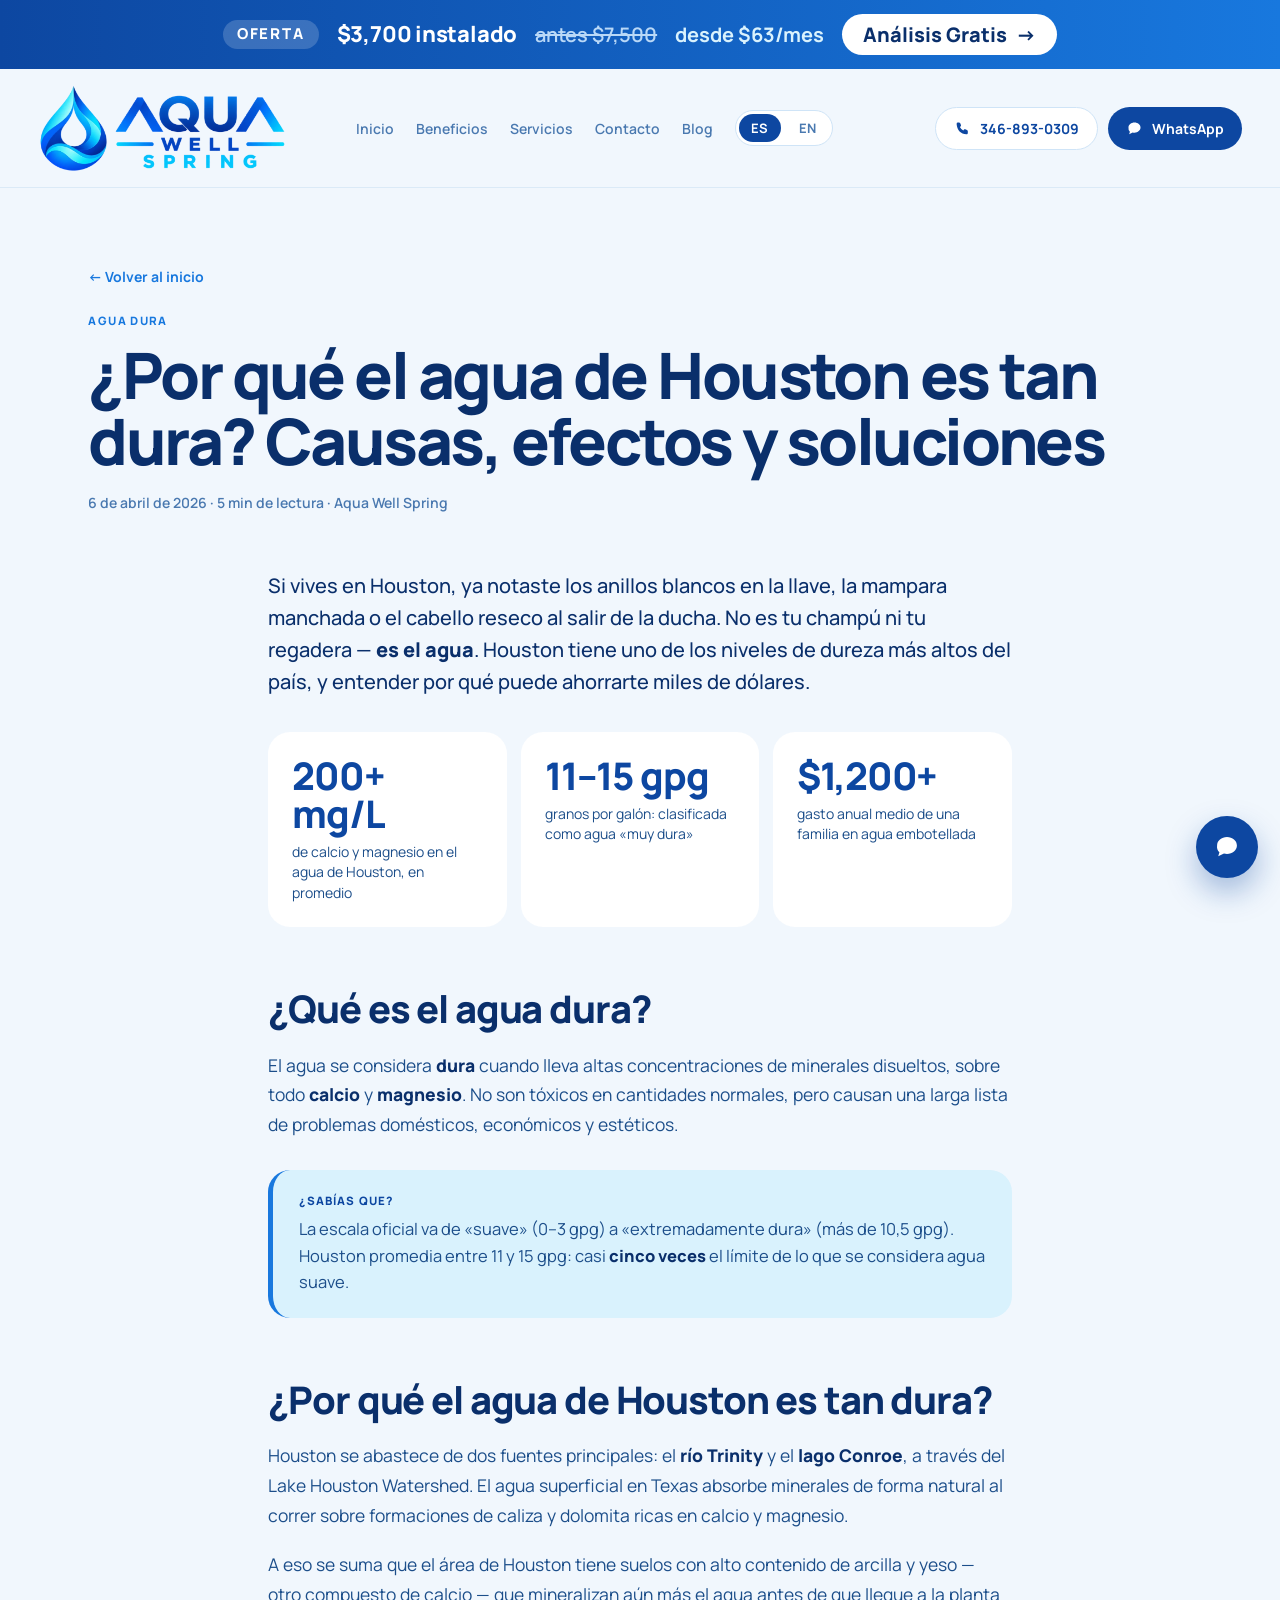
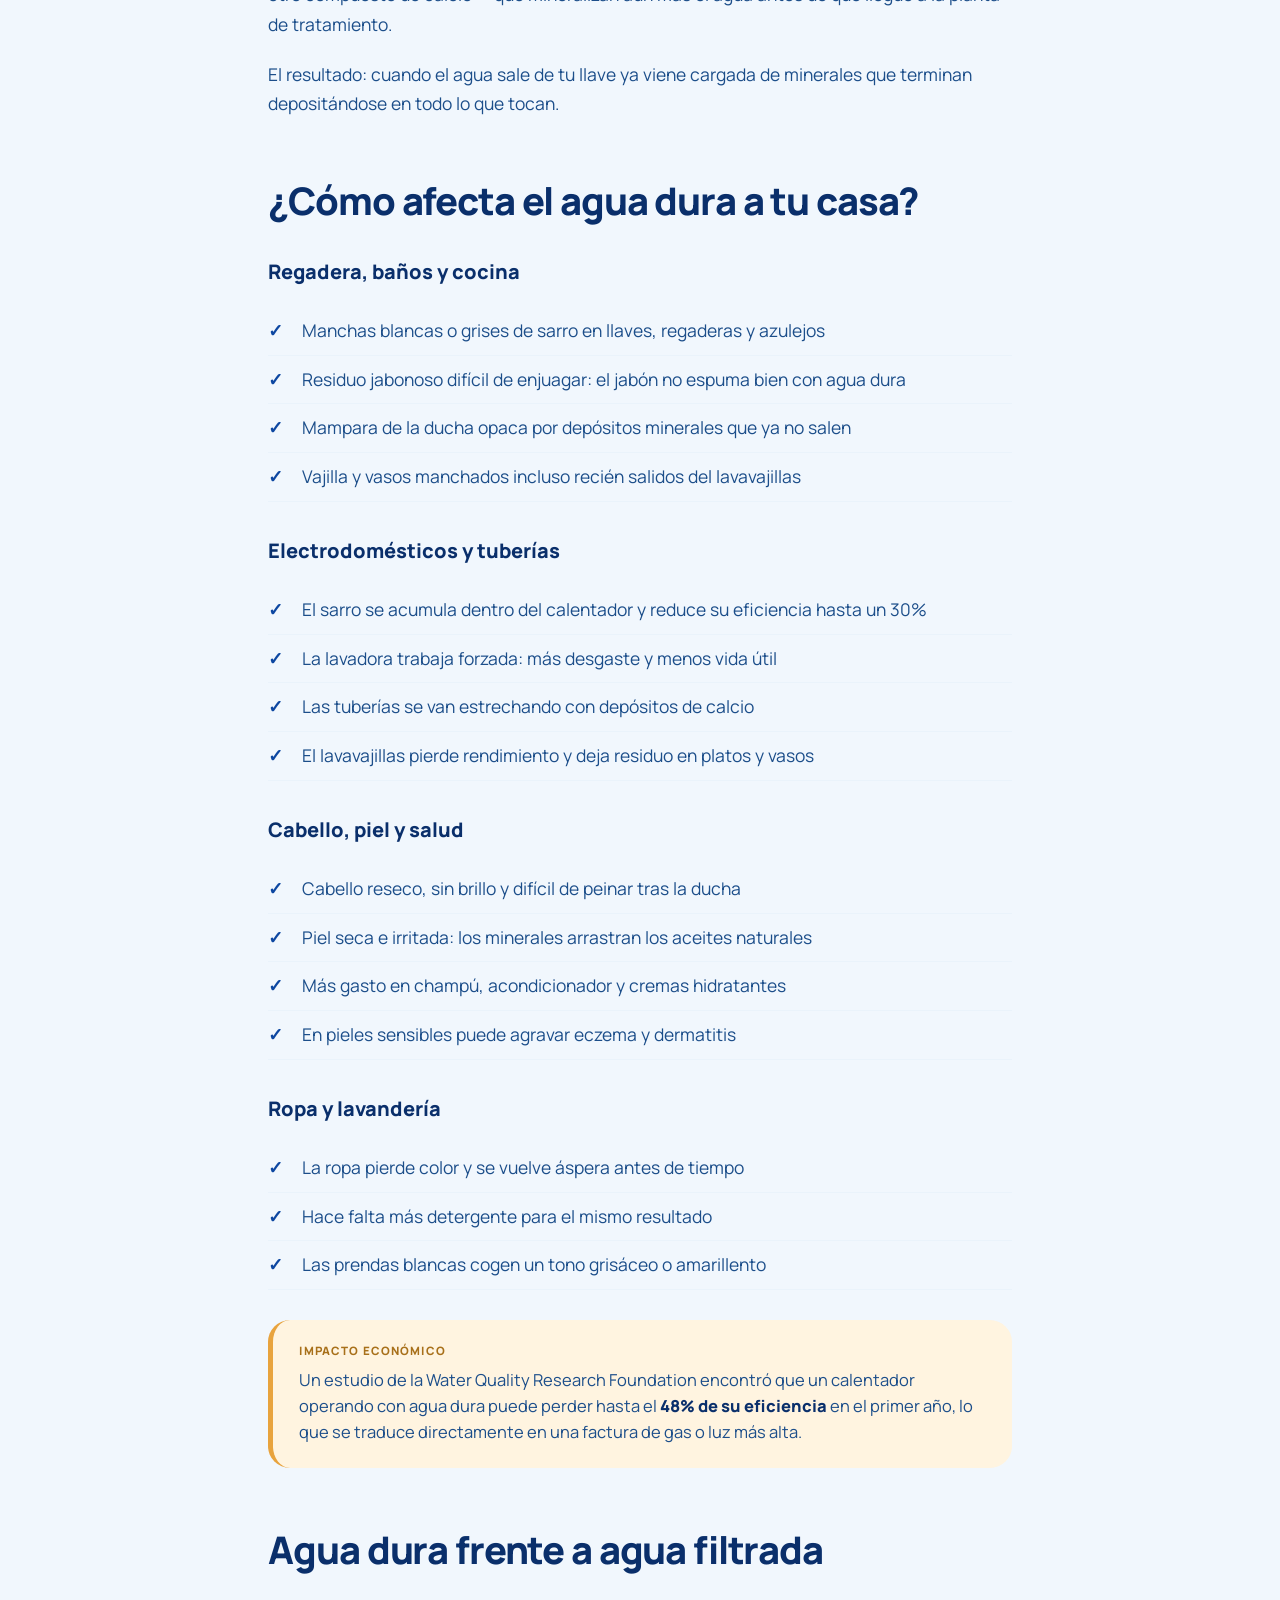
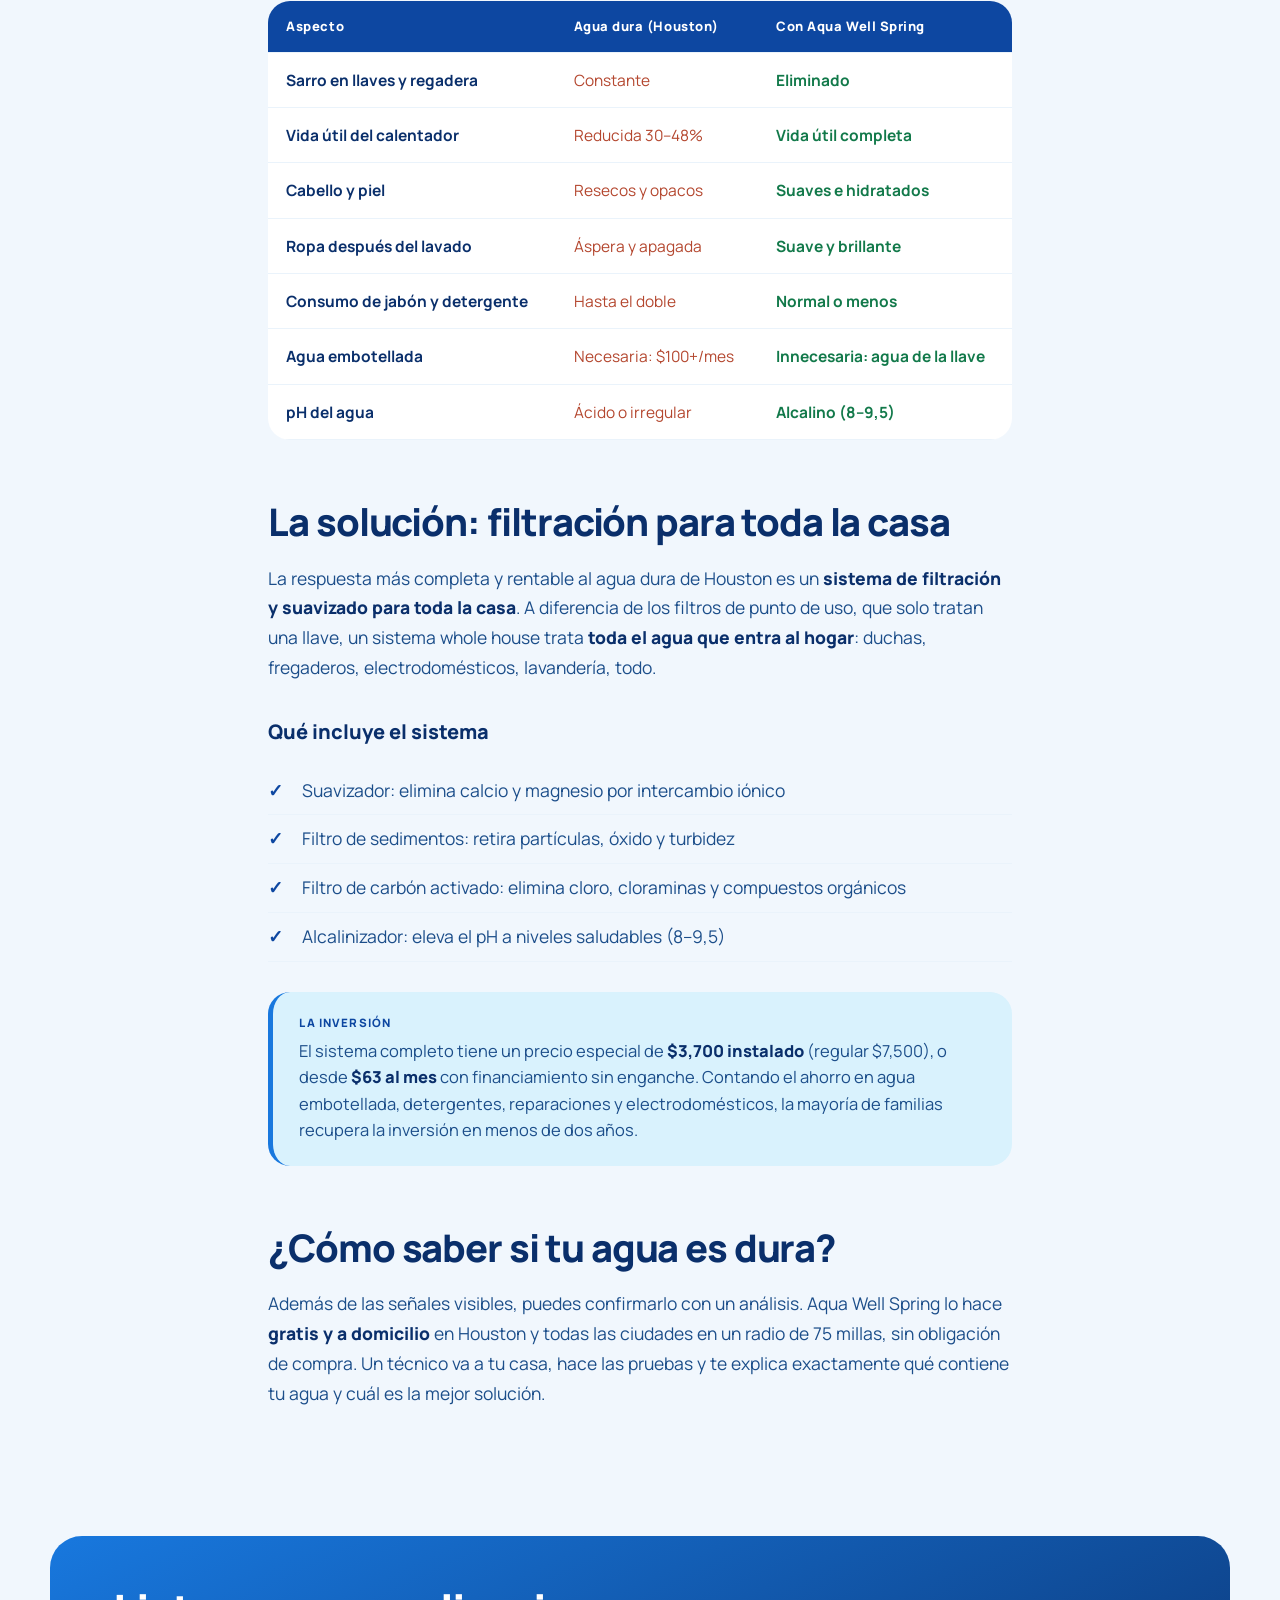
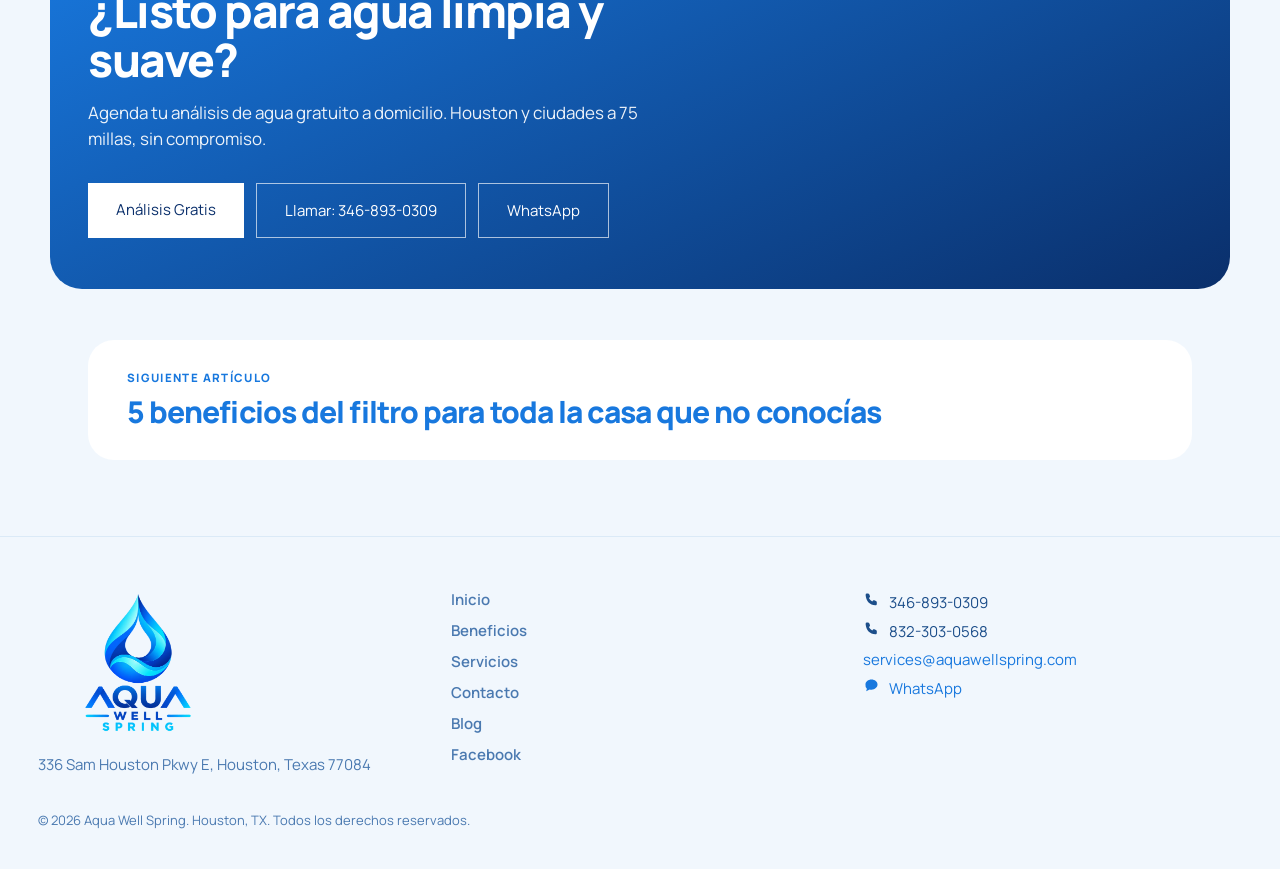
<file: blog/agua-dura-houston/index.html>
<!doctype html>
<html lang="es">
<head>
<meta charset="utf-8">
<meta name="viewport" content="width=device-width, initial-scale=1">
<title>¿Por qué el agua de Houston es tan dura? Causas, efectos y soluciones | Aqua Well Spring</title>
<meta name="description" content="El agua de Houston promedia 11–15 granos por galón de calcio y magnesio. Qué la vuelve tan dura, cómo afecta tu casa y qué hacer al respecto.">

<!-- Preview privado. Al pasar a produccion, quitar esta linea. -->
<meta name="robots" content="noindex, nofollow">

<link rel="icon" href="../../assets/logo-vertical.webp">
<link rel="preconnect" href="https://fonts.googleapis.com">
<link rel="preconnect" href="https://fonts.gstatic.com" crossorigin>
<link href="https://fonts.googleapis.com/css2?family=Manrope:wght@400;500;600;700;800&display=swap" rel="stylesheet">
<link rel="stylesheet" href="../blog.css">

<script type="application/ld+json">
{
  "@context": "https://schema.org",
  "@type": "Article",
  "headline": "¿Por qué el agua de Houston es tan dura? Causas, efectos y soluciones",
  "description": "El agua de Houston promedia 11–15 granos por galón de calcio y magnesio. Qué la vuelve tan dura, cómo afecta tu casa y qué hacer al respecto.",
  "datePublished": "2026-04-06",
  "inLanguage": "es",
  "author": {
    "@type": "Organization",
    "name": "Aqua Well Spring"
  },
  "publisher": {
    "@type": "Organization",
    "name": "Aqua Well Spring",
    "telephone": "346-893-0309",
    "address": "336 Sam Houston Pkwy E, Houston, Texas 77084"
  }
}
</script>
</head>
<body>

<header style="position:sticky; top:0; z-index:60; background:#F1F7FD; border-bottom:1px solid #DBEAF7">
  <a class="aws-offer" href="../../index.html#contacto">
    <span class="aws-offer-tag"><span data-t="offerTag">Oferta</span></span>
    <span class="aws-offer-price"><span data-t="offerPrice">$3,700 instalado</span></span>
    <span class="aws-offer-old"><span data-t="offerOld">antes $7,500</span></span>
    <span class="aws-offer-mo"><span data-t="offerMonthly">desde $63/mes</span></span>
    <span class="aws-offer-cta"><span data-t="ctaFreeTest">Análisis Gratis</span> <span aria-hidden="true">→</span></span>
  </a>
  <div class="aws-hd" style="padding:12px clamp(18px,3vw,52px); display:flex; align-items:center; gap:16px; flex-wrap:nowrap">
    <a href="../../index.html#inicio" class="aws-hd-logo" style="display:flex; align-items:center; flex:0 0 auto"><img src="../../assets/logo-horizontal.webp" alt="Aqua Well Spring" style="width:250px; height:auto; display:block"></a>
    <nav class="aws-nav" style="display:flex; align-items:center; flex-wrap:wrap; gap:8px 22px; min-width:0; flex:1 1 auto; margin-left:clamp(20px,4vw,56px); font-size:14px; font-weight:600; color:#4A79B0">
      <a href="../../index.html#inicio" class="aws-navlink" style="color:#4A79B0"><span data-t="navHome">Inicio</span></a>
      <a href="../../index.html#beneficios" class="aws-navlink" style="color:#4A79B0"><span data-t="navBenefits">Beneficios</span></a>
      <a href="../../index.html#servicios" class="aws-navlink" style="color:#4A79B0"><span data-t="navGallery">Servicios</span></a>
      <a href="../../index.html#contacto" class="aws-navlink" style="color:#4A79B0"><span data-t="navContact">Contacto</span></a>
      <a href="../../index.html#blog" class="aws-navlink" style="color:#4A79B0"><span data-t="navBlog">Blog</span></a>
      <span style="display:inline-flex; align-items:center; gap:6px; padding:3px; border:1px solid #CFE4F7; border-radius:999px; background:#ffffff">
        <button type="button" class="bl-pill is-on" data-lang="es">ES</button>
        <button type="button" class="bl-pill" data-lang="en">EN</button>
      </span>
    </nav>
    <div class="aws-hd-cta" style="display:flex; gap:10px; flex:0 0 auto">
      <a href="tel:3468930309" style="display:inline-flex; align-items:center; justify-content:center; white-space:nowrap; padding:11px 18px; border-radius:999px; background:#ffffff; border:1px solid #CFE4F7; color:#0D47A1; font-size:14px; font-weight:700"><span style="display:inline-flex; align-items:center; margin-right:9px; flex:0 0 auto"><svg width="17" height="17" viewBox="0 0 24 24" fill="none"><path d="M7 3.5c.8 0 1.5.5 1.8 1.2l1 2.4c.3.7.1 1.5-.5 2l-1 .8a11 11 0 0 0 4.8 4.8l.8-1c.5-.6 1.3-.8 2-.5l2.4 1c.7.3 1.2 1 1.2 1.8v2.3c0 1.1-.9 2-2 1.9C9.6 19.6 4.4 14.4 3.7 5.5A1.9 1.9 0 0 1 5.6 3.5H7Z" fill="currentColor"/></svg></span>346-893-0309</a>
      <a href="https://wa.me/18323030568" style="display:inline-flex; align-items:center; justify-content:center; white-space:nowrap; padding:11px 18px; border-radius:999px; background:#0D47A1; color:#ffffff; font-size:14px; font-weight:700"><span style="display:inline-flex; align-items:center; margin-right:9px; flex:0 0 auto"><svg width="17" height="17" viewBox="0 0 24 24" fill="none"><path d="M12 3.5c4.7 0 8.5 3.2 8.5 7.2s-3.8 7.2-8.5 7.2c-.9 0-1.8-.1-2.6-.3L4.5 20l1-3.4A6.9 6.9 0 0 1 3.5 10.7c0-4 3.8-7.2 8.5-7.2Z" fill="currentColor"/></svg></span>WhatsApp</a>
    </div>
  </div>
</header>

<article>
<div class="bl-pane is-on" data-pane="es">
  <header class="bl-hero">
    <a class="bl-back" href="../../index.html">← Volver al inicio</a>
    <p class="bl-kicker">Agua Dura</p>
    <h1 class="bl-title">¿Por qué el agua de Houston es tan dura? Causas, efectos y soluciones</h1>
    <p class="bl-meta">6 de abril de 2026 · 5 min de lectura · Aqua Well Spring</p>
  </header>

  <div class="bl-body">
      <p class="bl-lead">Si vives en Houston, ya notaste los anillos blancos en la llave, la mampara manchada o el cabello reseco al salir de la ducha. No es tu champú ni tu regadera — <strong>es el agua</strong>. Houston tiene uno de los niveles de dureza más altos del país, y entender por qué puede ahorrarte miles de dólares.</p>
      <div class="bl-stats"><div class="bl-stat"><div class="bl-stat-num">200+ mg/L</div><div class="bl-stat-txt">de calcio y magnesio en el agua de Houston, en promedio</div></div><div class="bl-stat"><div class="bl-stat-num">11–15 gpg</div><div class="bl-stat-txt">granos por galón: clasificada como agua «muy dura»</div></div><div class="bl-stat"><div class="bl-stat-num">$1,200+</div><div class="bl-stat-txt">gasto anual medio de una familia en agua embotellada</div></div></div>
      <h2>¿Qué es el agua dura?</h2>
      <p>El agua se considera <strong>dura</strong> cuando lleva altas concentraciones de minerales disueltos, sobre todo <strong>calcio</strong> y <strong>magnesio</strong>. No son tóxicos en cantidades normales, pero causan una larga lista de problemas domésticos, económicos y estéticos.</p>
      <aside class="bl-note"><span class="bl-note-label">¿Sabías que?</span>La escala oficial va de «suave» (0–3 gpg) a «extremadamente dura» (más de 10,5 gpg). Houston promedia entre 11 y 15 gpg: casi <strong>cinco veces</strong> el límite de lo que se considera agua suave.</aside>
      <h2>¿Por qué el agua de Houston es tan dura?</h2>
      <p>Houston se abastece de dos fuentes principales: el <strong>río Trinity</strong> y el <strong>lago Conroe</strong>, a través del Lake Houston Watershed. El agua superficial en Texas absorbe minerales de forma natural al correr sobre formaciones de caliza y dolomita ricas en calcio y magnesio.</p>
      <p>A eso se suma que el área de Houston tiene suelos con alto contenido de arcilla y yeso — otro compuesto de calcio — que mineralizan aún más el agua antes de que llegue a la planta de tratamiento.</p>
      <p>El resultado: cuando el agua sale de tu llave ya viene cargada de minerales que terminan depositándose en todo lo que tocan.</p>
      <h2>¿Cómo afecta el agua dura a tu casa?</h2>
      <h3>Regadera, baños y cocina</h3>
      <ul><li><span>Manchas blancas o grises de sarro en llaves, regaderas y azulejos</span></li><li><span>Residuo jabonoso difícil de enjuagar: el jabón no espuma bien con agua dura</span></li><li><span>Mampara de la ducha opaca por depósitos minerales que ya no salen</span></li><li><span>Vajilla y vasos manchados incluso recién salidos del lavavajillas</span></li></ul>
      <h3>Electrodomésticos y tuberías</h3>
      <ul><li><span>El sarro se acumula dentro del calentador y reduce su eficiencia hasta un 30%</span></li><li><span>La lavadora trabaja forzada: más desgaste y menos vida útil</span></li><li><span>Las tuberías se van estrechando con depósitos de calcio</span></li><li><span>El lavavajillas pierde rendimiento y deja residuo en platos y vasos</span></li></ul>
      <h3>Cabello, piel y salud</h3>
      <ul><li><span>Cabello reseco, sin brillo y difícil de peinar tras la ducha</span></li><li><span>Piel seca e irritada: los minerales arrastran los aceites naturales</span></li><li><span>Más gasto en champú, acondicionador y cremas hidratantes</span></li><li><span>En pieles sensibles puede agravar eczema y dermatitis</span></li></ul>
      <h3>Ropa y lavandería</h3>
      <ul><li><span>La ropa pierde color y se vuelve áspera antes de tiempo</span></li><li><span>Hace falta más detergente para el mismo resultado</span></li><li><span>Las prendas blancas cogen un tono grisáceo o amarillento</span></li></ul>
      <aside class="bl-note is-warn"><span class="bl-note-label">Impacto económico</span>Un estudio de la Water Quality Research Foundation encontró que un calentador operando con agua dura puede perder hasta el <strong>48% de su eficiencia</strong> en el primer año, lo que se traduce directamente en una factura de gas o luz más alta.</aside>
      <h2>Agua dura frente a agua filtrada</h2>
      <div class="bl-table-wrap"><table class="bl-table"><thead><tr><th scope="col">Aspecto</th><th scope="col">Agua dura (Houston)</th><th scope="col">Con Aqua Well Spring</th></tr></thead><tbody><tr><th scope="row">Sarro en llaves y regadera</th><td class="is-bad">Constante</td><td class="is-good">Eliminado</td></tr><tr><th scope="row">Vida útil del calentador</th><td class="is-bad">Reducida 30–48%</td><td class="is-good">Vida útil completa</td></tr><tr><th scope="row">Cabello y piel</th><td class="is-bad">Resecos y opacos</td><td class="is-good">Suaves e hidratados</td></tr><tr><th scope="row">Ropa después del lavado</th><td class="is-bad">Áspera y apagada</td><td class="is-good">Suave y brillante</td></tr><tr><th scope="row">Consumo de jabón y detergente</th><td class="is-bad">Hasta el doble</td><td class="is-good">Normal o menos</td></tr><tr><th scope="row">Agua embotellada</th><td class="is-bad">Necesaria: $100+/mes</td><td class="is-good">Innecesaria: agua de la llave</td></tr><tr><th scope="row">pH del agua</th><td class="is-bad">Ácido o irregular</td><td class="is-good">Alcalino (8–9,5)</td></tr></tbody></table></div>
      <h2>La solución: filtración para toda la casa</h2>
      <p>La respuesta más completa y rentable al agua dura de Houston es un <strong>sistema de filtración y suavizado para toda la casa</strong>. A diferencia de los filtros de punto de uso, que solo tratan una llave, un sistema whole house trata <strong>toda el agua que entra al hogar</strong>: duchas, fregaderos, electrodomésticos, lavandería, todo.</p>
      <h3>Qué incluye el sistema</h3>
      <ul><li><span>Suavizador: elimina calcio y magnesio por intercambio iónico</span></li><li><span>Filtro de sedimentos: retira partículas, óxido y turbidez</span></li><li><span>Filtro de carbón activado: elimina cloro, cloraminas y compuestos orgánicos</span></li><li><span>Alcalinizador: eleva el pH a niveles saludables (8–9,5)</span></li></ul>
      <aside class="bl-note"><span class="bl-note-label">La inversión</span>El sistema completo tiene un precio especial de <strong>$3,700 instalado</strong> (regular $7,500), o desde <strong>$63 al mes</strong> con financiamiento sin enganche. Contando el ahorro en agua embotellada, detergentes, reparaciones y electrodomésticos, la mayoría de familias recupera la inversión en menos de dos años.</aside>
      <h2>¿Cómo saber si tu agua es dura?</h2>
      <p>Además de las señales visibles, puedes confirmarlo con un análisis. Aqua Well Spring lo hace <strong>gratis y a domicilio</strong> en Houston y todas las ciudades en un radio de 75 millas, sin obligación de compra. Un técnico va a tu casa, hace las pruebas y te explica exactamente qué contiene tu agua y cuál es la mejor solución.</p>
  </div>

  <section class="bl-cta">
    <h2>¿Listo para agua limpia y suave?</h2>
    <p>Agenda tu análisis de agua gratuito a domicilio. Houston y ciudades a 75 millas, sin compromiso.</p>
    <div class="bl-cta-row">
      <a class="bl-btn bl-btn-solid" href="../../index.html#contacto">Análisis Gratis</a>
      <a class="bl-btn bl-btn-ghost" href="tel:3468930309">Llamar: 346-893-0309</a>
      <a class="bl-btn bl-btn-ghost" href="https://wa.me/18323030568">WhatsApp</a>
    </div>
  </section>

  <nav class="bl-next">
    <a class="bl-next-card" href="../beneficios-filtro-agua-houston/">
      <p class="bl-kicker" style="margin-top:0">Siguiente artículo</p>
      <h2 style="margin-top:10px;font-size:clamp(22px,2.4vw,30px);font-weight:800;letter-spacing:-.03em;line-height:1.15">5 beneficios del filtro para toda la casa que no conocías</h2>
    </a>
  </nav>
</div>

<div class="bl-pane" data-pane="en">
  <header class="bl-hero">
    <a class="bl-back" href="../../index.html">← Back to home</a>
    <p class="bl-kicker">Hard Water</p>
    <h1 class="bl-title">Why is Houston water so hard? Causes, effects and solutions</h1>
    <p class="bl-meta">April 6, 2026 · 5 min read · Aqua Well Spring</p>
  </header>

  <div class="bl-body">
      <p class="bl-lead">If you live in Houston, you've noticed the white rings around your faucets, the cloudy shower door, the dry hair after a shower. It isn't your shampoo — <strong>it's your water</strong>. Houston ranks among the hardest water cities in the country, and understanding why can save you thousands.</p>
      <div class="bl-stats"><div class="bl-stat"><div class="bl-stat-num">200+ mg/L</div><div class="bl-stat-txt">of calcium and magnesium in Houston water, on average</div></div><div class="bl-stat"><div class="bl-stat-num">11–15 gpg</div><div class="bl-stat-txt">grains per gallon — classified as "very hard" water</div></div><div class="bl-stat"><div class="bl-stat-num">$1,200+</div><div class="bl-stat-txt">average yearly spend per family on bottled water</div></div></div>
      <h2>What is hard water?</h2>
      <p>Water is <strong>hard</strong> when it carries high concentrations of dissolved minerals — mainly <strong>calcium</strong> and <strong>magnesium</strong>. They are not toxic in normal amounts, but they cause a long list of household, financial and cosmetic problems.</p>
      <aside class="bl-note"><span class="bl-note-label">Did you know?</span>The official scale runs from "soft" (0–3 gpg) to "extremely hard" (over 10.5 gpg). Houston averages 11 to 15 gpg — nearly <strong>five times</strong> the threshold for soft water.</aside>
      <h2>Why is Houston water so hard?</h2>
      <p>Houston draws its water from two main sources: the <strong>Trinity River</strong> and <strong>Lake Conroe</strong>, through the Lake Houston Watershed. Surface water in Texas naturally absorbs minerals as it runs over limestone and dolomite formations rich in calcium and magnesium.</p>
      <p>On top of that, the Houston area has clay-heavy, gypsum-rich soil — another calcium compound — which mineralizes the water further before it even reaches the treatment plant.</p>
      <p>The result: by the time water leaves your tap it is already loaded with minerals that settle on everything they touch.</p>
      <h2>How hard water affects your home</h2>
      <h3>Shower, bathrooms and kitchen</h3>
      <ul><li><span>White or gray scale on faucets, showerheads and tiles</span></li><li><span>Soap residue that won't rinse off — hard water kills lather</span></li><li><span>Shower glass permanently clouded by mineral deposits</span></li><li><span>Spotted dishes and glasses straight out of the dishwasher</span></li></ul>
      <h3>Appliances and plumbing</h3>
      <ul><li><span>Scale builds inside the water heater, cutting efficiency by up to 30%</span></li><li><span>The washing machine works harder — more wear, shorter life</span></li><li><span>Pipes narrow over time with calcium deposits</span></li><li><span>The dishwasher loses performance and leaves residue</span></li></ul>
      <h3>Hair, skin and health</h3>
      <ul><li><span>Dry, dull, hard-to-manage hair after every shower</span></li><li><span>Dry, irritated skin — minerals strip the natural oils</span></li><li><span>More spend on shampoo, conditioner and moisturizer</span></li><li><span>On sensitive skin it can worsen eczema and dermatitis</span></li></ul>
      <h3>Laundry</h3>
      <ul><li><span>Clothes lose color and turn rough sooner</span></li><li><span>You need more detergent for the same result</span></li><li><span>Whites take on a gray or yellow cast</span></li></ul>
      <aside class="bl-note is-warn"><span class="bl-note-label">Financial impact</span>A Water Quality Research Foundation study found that a water heater running on hard water can lose up to <strong>48% of its efficiency</strong> in the first year, which lands straight on your gas or electric bill.</aside>
      <h2>Hard water vs. filtered water</h2>
      <div class="bl-table-wrap"><table class="bl-table"><thead><tr><th scope="col">Aspect</th><th scope="col">Hard water (Houston)</th><th scope="col">With Aqua Well Spring</th></tr></thead><tbody><tr><th scope="row">Scale on faucets and shower</th><td class="is-bad">Constant</td><td class="is-good">Eliminated</td></tr><tr><th scope="row">Water heater lifespan</th><td class="is-bad">Cut by 30–48%</td><td class="is-good">Full lifespan</td></tr><tr><th scope="row">Hair and skin</th><td class="is-bad">Dry and dull</td><td class="is-good">Soft and hydrated</td></tr><tr><th scope="row">Laundry after washing</th><td class="is-bad">Rough and faded</td><td class="is-good">Soft and bright</td></tr><tr><th scope="row">Soap and detergent use</th><td class="is-bad">Up to double</td><td class="is-good">Normal or less</td></tr><tr><th scope="row">Bottled water</th><td class="is-bad">Needed: $100+/mo</td><td class="is-good">Unnecessary — tap water</td></tr><tr><th scope="row">Water pH</th><td class="is-bad">Acidic or irregular</td><td class="is-good">Alkaline (8–9.5)</td></tr></tbody></table></div>
      <h2>The solution: whole house filtration</h2>
      <p>The most complete and cost-effective answer to Houston hard water is a <strong>whole house filtration and softening system</strong>. Unlike point-of-use filters that treat a single faucet, a whole house system treats <strong>every drop entering the home</strong> — showers, sinks, appliances, laundry, all of it.</p>
      <h3>What the system includes</h3>
      <ul><li><span>Water softener — removes calcium and magnesium through ion exchange</span></li><li><span>Sediment filter — takes out particles, rust and turbidity</span></li><li><span>Activated carbon filter — removes chlorine, chloramines and organic compounds</span></li><li><span>Alkaline stage — raises pH to healthy levels (8–9.5)</span></li></ul>
      <aside class="bl-note"><span class="bl-note-label">The investment</span>The complete system runs at a special price of <strong>$3,700 installed</strong> (regular $7,500), or from <strong>$63 a month</strong> with zero-down financing. Counting savings on bottled water, detergent, repairs and appliances, most families recover the investment in under two years.</aside>
      <h2>How do you know if your water is hard?</h2>
      <p>Beyond the visible signs, you can confirm it with a test. Aqua Well Spring does it <strong>free and in your home</strong> across Houston and every city within 75 miles, with no obligation to buy. A technician comes over, runs the tests, and explains exactly what is in your water and what the best fix is.</p>
  </div>

  <section class="bl-cta">
    <h2>Ready for clean, soft water?</h2>
    <p>Book your free in-home water test. Houston and cities within 75 miles, no strings attached.</p>
    <div class="bl-cta-row">
      <a class="bl-btn bl-btn-solid" href="../../index.html#contacto">Free Water Test</a>
      <a class="bl-btn bl-btn-ghost" href="tel:3468930309">Call: 346-893-0309</a>
      <a class="bl-btn bl-btn-ghost" href="https://wa.me/18323030568">WhatsApp</a>
    </div>
  </section>

  <nav class="bl-next">
    <a class="bl-next-card" href="../beneficios-filtro-agua-houston/">
      <p class="bl-kicker" style="margin-top:0">Next article</p>
      <h2 style="margin-top:10px;font-size:clamp(22px,2.4vw,30px);font-weight:800;letter-spacing:-.03em;line-height:1.15">5 benefits of a whole house filter you didn't know about</h2>
    </a>
  </nav>
</div>
</article>

<footer style="margin-top:clamp(56px,6vw,104px); border-top:1px solid #DBEAF7">
  <div style="padding:52px clamp(18px,3vw,52px) 34px; display:grid; grid-template-columns:repeat(auto-fit,minmax(260px,1fr)); gap:34px">
    <div>
      <img src="../../assets/logo-vertical.webp" alt="Aqua Well Spring" style="width:200px; height:auto; display:block">
      <p style="margin-top:14px; font-size:15px; line-height:1.6; color:#4A79B0">336 Sam Houston Pkwy E, Houston, Texas 77084</p>
    </div>
    <nav class="aws-foot-nav" style="display:grid; gap:10px; font-size:15px; font-weight:600; align-content:start">
      <a href="../../index.html#inicio" style="color:#4A79B0"><span data-t="navHome">Inicio</span></a>
      <a href="../../index.html#beneficios" style="color:#4A79B0"><span data-t="navBenefits">Beneficios</span></a>
      <a href="../../index.html#servicios" style="color:#4A79B0"><span data-t="navGallery">Servicios</span></a>
      <a href="../../index.html#contacto" style="color:#4A79B0"><span data-t="navContact">Contacto</span></a>
      <a href="../../index.html#blog" style="color:#4A79B0"><span data-t="navBlog">Blog</span></a>
      <a href="https://www.facebook.com/aquawellspring" style="color:#4A79B0">Facebook</a>
    </nav>
    <div style="font-size:15px; line-height:1.9; color:#1C4E8A">
      <div><span style="display:inline-flex; align-items:center; margin-right:9px; flex:0 0 auto"><svg width="17" height="17" viewBox="0 0 24 24" fill="none"><path d="M7 3.5c.8 0 1.5.5 1.8 1.2l1 2.4c.3.7.1 1.5-.5 2l-1 .8a11 11 0 0 0 4.8 4.8l.8-1c.5-.6 1.3-.8 2-.5l2.4 1c.7.3 1.2 1 1.2 1.8v2.3c0 1.1-.9 2-2 1.9C9.6 19.6 4.4 14.4 3.7 5.5A1.9 1.9 0 0 1 5.6 3.5H7Z" fill="currentColor"/></svg></span><a href="tel:3468930309" style="color:#1C4E8A">346-893-0309</a></div>
      <div><span style="display:inline-flex; align-items:center; margin-right:9px; flex:0 0 auto"><svg width="17" height="17" viewBox="0 0 24 24" fill="none"><path d="M7 3.5c.8 0 1.5.5 1.8 1.2l1 2.4c.3.7.1 1.5-.5 2l-1 .8a11 11 0 0 0 4.8 4.8l.8-1c.5-.6 1.3-.8 2-.5l2.4 1c.7.3 1.2 1 1.2 1.8v2.3c0 1.1-.9 2-2 1.9C9.6 19.6 4.4 14.4 3.7 5.5A1.9 1.9 0 0 1 5.6 3.5H7Z" fill="currentColor"/></svg></span><a href="tel:8323030568" style="color:#1C4E8A">832-303-0568</a></div>
      <div><a href="mailto:services@aquawellspring.com">services@aquawellspring.com</a></div>
      <div><a href="https://wa.me/18323030568"><span style="display:inline-flex; align-items:center; margin-right:9px; flex:0 0 auto"><svg width="17" height="17" viewBox="0 0 24 24" fill="none"><path d="M12 3.5c4.7 0 8.5 3.2 8.5 7.2s-3.8 7.2-8.5 7.2c-.9 0-1.8-.1-2.6-.3L4.5 20l1-3.4A6.9 6.9 0 0 1 3.5 10.7c0-4 3.8-7.2 8.5-7.2Z" fill="currentColor"/></svg></span>WhatsApp</a></div>
    </div>
  </div>
  <div style="padding:0 clamp(18px,3vw,52px) 40px; font-size:13px; color:#4A79B0"><span data-t="copyright">© 2026 Aqua Well Spring. Houston, TX. Todos los derechos reservados.</span></div>
</footer>
<a href="https://wa.me/18323030568" style="position:fixed; right:22px; bottom:22px; z-index:80; display:flex; align-items:center; justify-content:center; width:62px; height:62px; border-radius:999px; background:#0D47A1; color:#ffffff; font-size:26px; box-shadow:0 14px 30px rgba(13,71,161,0.35); animation:awsPulse 2.8s ease-in-out infinite"><svg width="28" height="28" viewBox="0 0 24 24" fill="none"><path d="M12 3.5c4.7 0 8.5 3.2 8.5 7.2s-3.8 7.2-8.5 7.2c-.9 0-1.8-.1-2.6-.3L4.5 20l1-3.4A6.9 6.9 0 0 1 3.5 10.7c0-4 3.8-7.2 8.5-7.2Z" fill="#ffffff"/></svg></a>

<script src="../blog.js"></script>
</body>
</html>
</file>
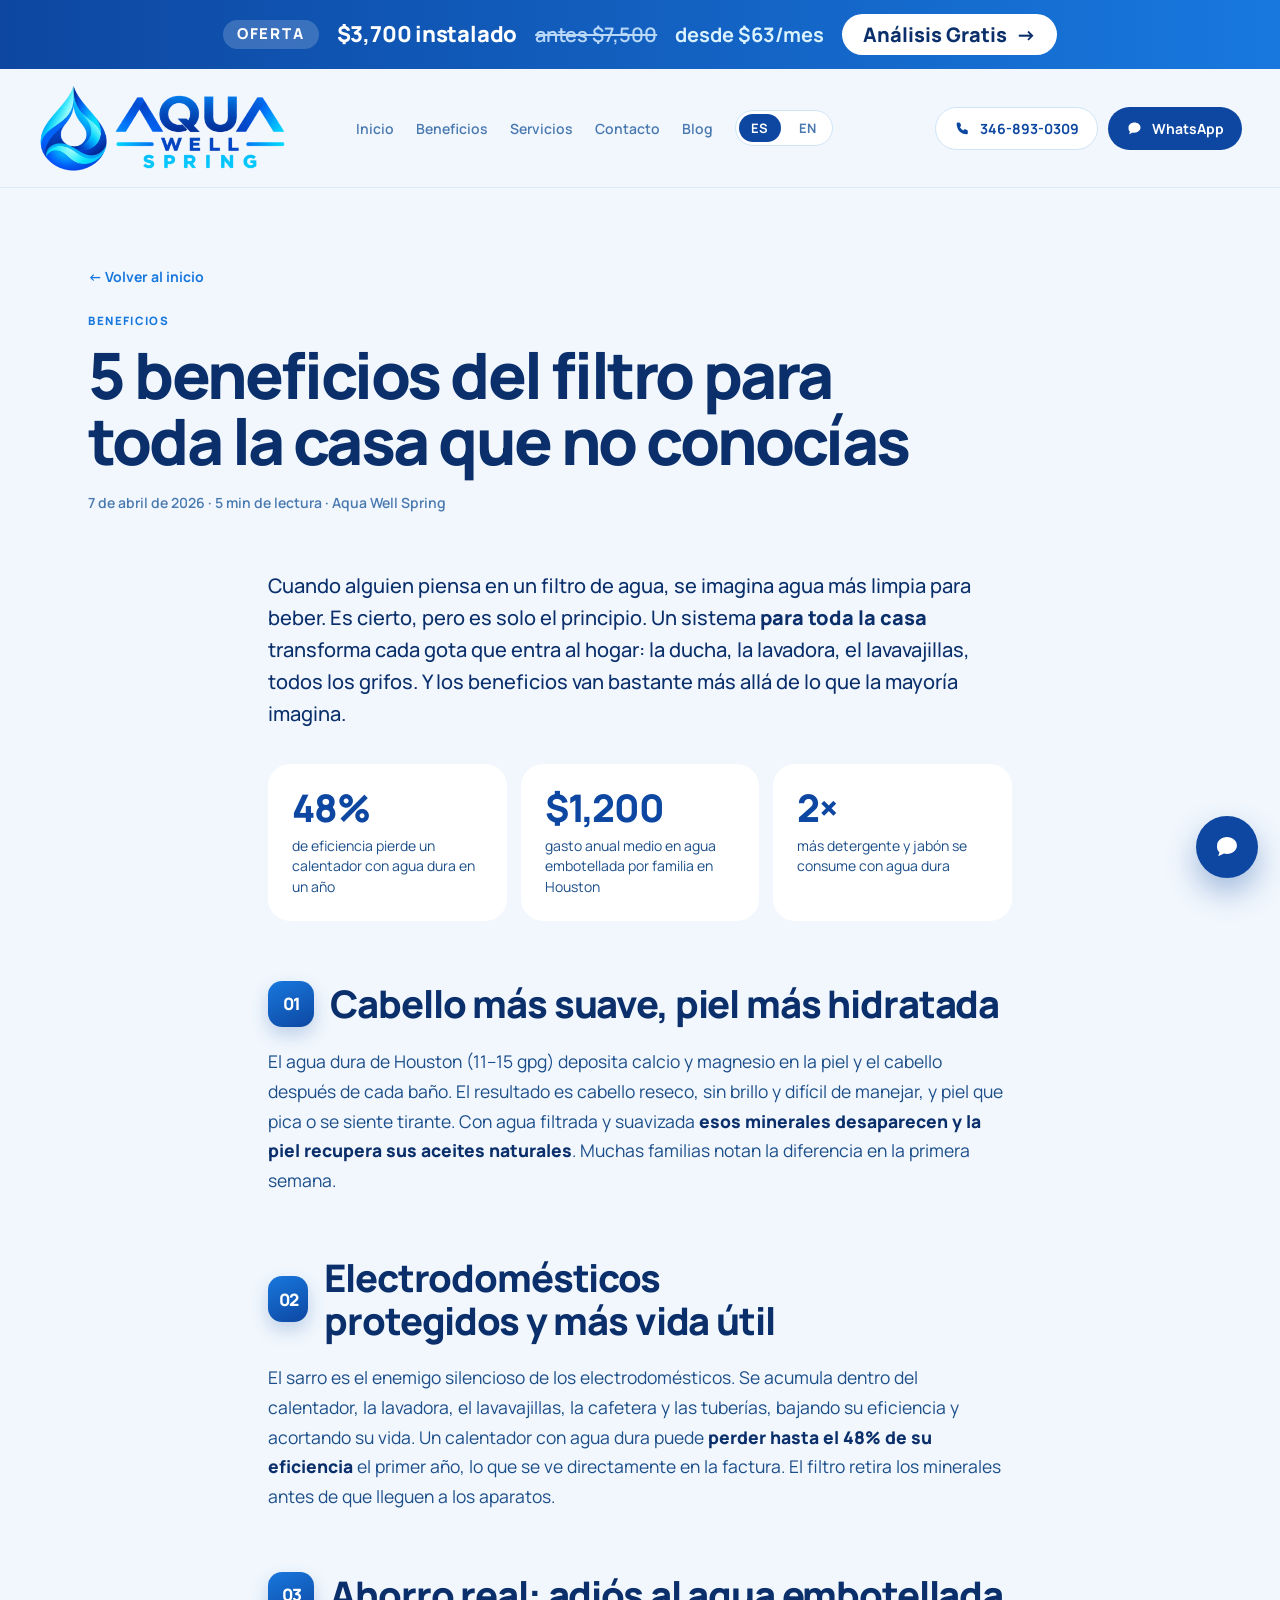
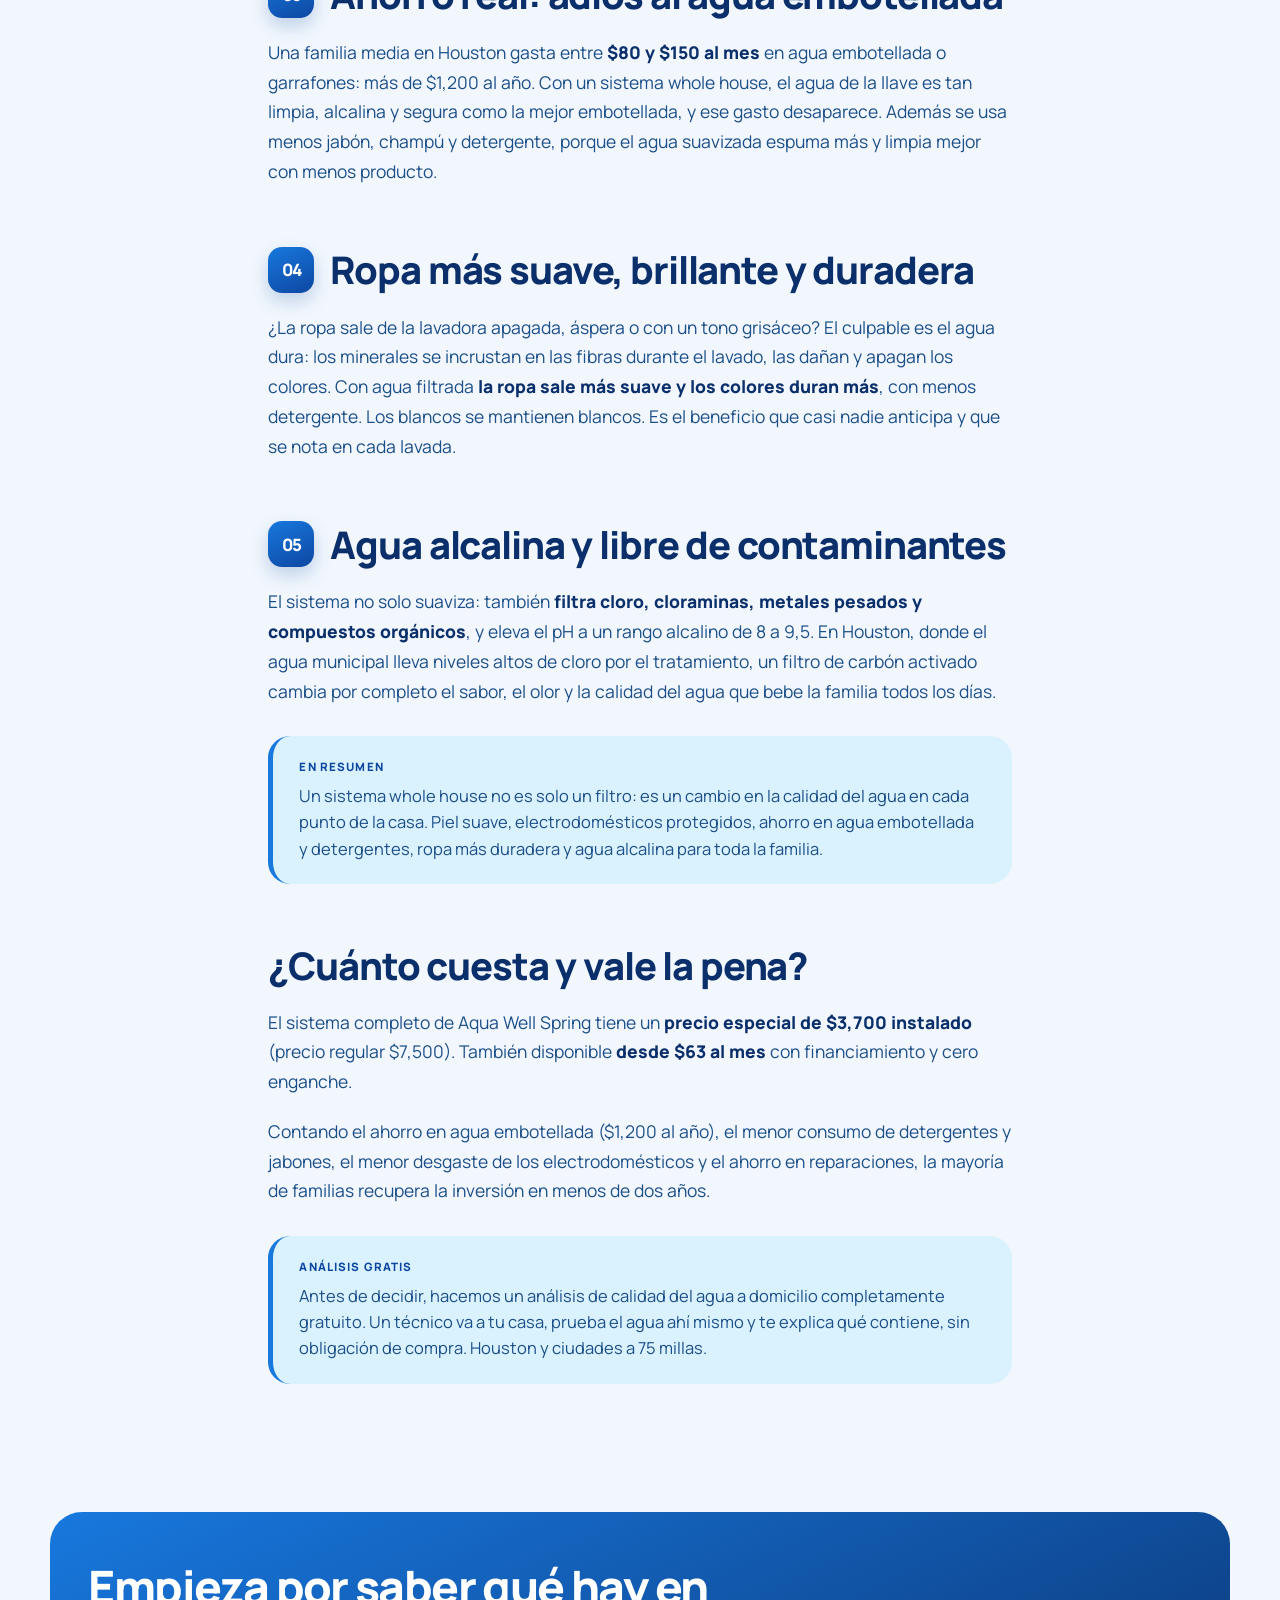
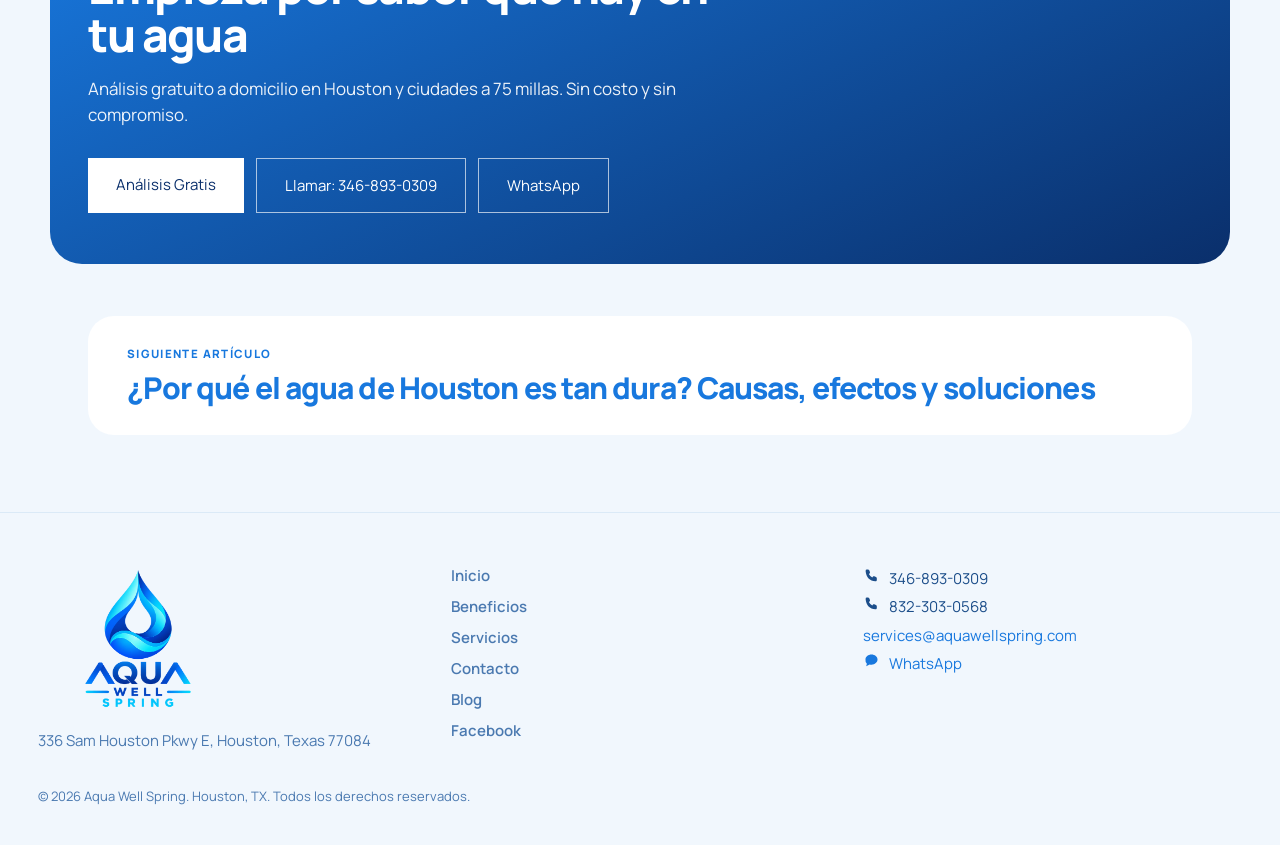
<file: blog/beneficios-filtro-agua-houston/index.html>
<!doctype html>
<html lang="es">
<head>
<meta charset="utf-8">
<meta name="viewport" content="width=device-width, initial-scale=1">
<title>5 beneficios del filtro para toda la casa que no conocías | Aqua Well Spring</title>
<meta name="description" content="Un filtro whole house hace mucho más que mejorar el sabor del agua. Cinco beneficios reales, con cifras, para hogares de Houston.">

<!-- Preview privado. Al pasar a produccion, quitar esta linea. -->
<meta name="robots" content="noindex, nofollow">

<link rel="icon" href="../../assets/logo-vertical.webp">
<link rel="preconnect" href="https://fonts.googleapis.com">
<link rel="preconnect" href="https://fonts.gstatic.com" crossorigin>
<link href="https://fonts.googleapis.com/css2?family=Manrope:wght@400;500;600;700;800&display=swap" rel="stylesheet">
<link rel="stylesheet" href="../blog.css">

<script type="application/ld+json">
{
  "@context": "https://schema.org",
  "@type": "Article",
  "headline": "5 beneficios del filtro para toda la casa que no conocías",
  "description": "Un filtro whole house hace mucho más que mejorar el sabor del agua. Cinco beneficios reales, con cifras, para hogares de Houston.",
  "datePublished": "2026-04-07",
  "inLanguage": "es",
  "author": {
    "@type": "Organization",
    "name": "Aqua Well Spring"
  },
  "publisher": {
    "@type": "Organization",
    "name": "Aqua Well Spring",
    "telephone": "346-893-0309",
    "address": "336 Sam Houston Pkwy E, Houston, Texas 77084"
  }
}
</script>
</head>
<body>

<header style="position:sticky; top:0; z-index:60; background:#F1F7FD; border-bottom:1px solid #DBEAF7">
  <a class="aws-offer" href="../../index.html#contacto">
    <span class="aws-offer-tag"><span data-t="offerTag">Oferta</span></span>
    <span class="aws-offer-price"><span data-t="offerPrice">$3,700 instalado</span></span>
    <span class="aws-offer-old"><span data-t="offerOld">antes $7,500</span></span>
    <span class="aws-offer-mo"><span data-t="offerMonthly">desde $63/mes</span></span>
    <span class="aws-offer-cta"><span data-t="ctaFreeTest">Análisis Gratis</span> <span aria-hidden="true">→</span></span>
  </a>
  <div class="aws-hd" style="padding:12px clamp(18px,3vw,52px); display:flex; align-items:center; gap:16px; flex-wrap:nowrap">
    <a href="../../index.html#inicio" class="aws-hd-logo" style="display:flex; align-items:center; flex:0 0 auto"><img src="../../assets/logo-horizontal.webp" alt="Aqua Well Spring" style="width:250px; height:auto; display:block"></a>
    <nav class="aws-nav" style="display:flex; align-items:center; flex-wrap:wrap; gap:8px 22px; min-width:0; flex:1 1 auto; margin-left:clamp(20px,4vw,56px); font-size:14px; font-weight:600; color:#4A79B0">
      <a href="../../index.html#inicio" class="aws-navlink" style="color:#4A79B0"><span data-t="navHome">Inicio</span></a>
      <a href="../../index.html#beneficios" class="aws-navlink" style="color:#4A79B0"><span data-t="navBenefits">Beneficios</span></a>
      <a href="../../index.html#servicios" class="aws-navlink" style="color:#4A79B0"><span data-t="navGallery">Servicios</span></a>
      <a href="../../index.html#contacto" class="aws-navlink" style="color:#4A79B0"><span data-t="navContact">Contacto</span></a>
      <a href="../../index.html#blog" class="aws-navlink" style="color:#4A79B0"><span data-t="navBlog">Blog</span></a>
      <span style="display:inline-flex; align-items:center; gap:6px; padding:3px; border:1px solid #CFE4F7; border-radius:999px; background:#ffffff">
        <button type="button" class="bl-pill is-on" data-lang="es">ES</button>
        <button type="button" class="bl-pill" data-lang="en">EN</button>
      </span>
    </nav>
    <div class="aws-hd-cta" style="display:flex; gap:10px; flex:0 0 auto">
      <a href="tel:3468930309" style="display:inline-flex; align-items:center; justify-content:center; white-space:nowrap; padding:11px 18px; border-radius:999px; background:#ffffff; border:1px solid #CFE4F7; color:#0D47A1; font-size:14px; font-weight:700"><span style="display:inline-flex; align-items:center; margin-right:9px; flex:0 0 auto"><svg width="17" height="17" viewBox="0 0 24 24" fill="none"><path d="M7 3.5c.8 0 1.5.5 1.8 1.2l1 2.4c.3.7.1 1.5-.5 2l-1 .8a11 11 0 0 0 4.8 4.8l.8-1c.5-.6 1.3-.8 2-.5l2.4 1c.7.3 1.2 1 1.2 1.8v2.3c0 1.1-.9 2-2 1.9C9.6 19.6 4.4 14.4 3.7 5.5A1.9 1.9 0 0 1 5.6 3.5H7Z" fill="currentColor"/></svg></span>346-893-0309</a>
      <a href="https://wa.me/18323030568" style="display:inline-flex; align-items:center; justify-content:center; white-space:nowrap; padding:11px 18px; border-radius:999px; background:#0D47A1; color:#ffffff; font-size:14px; font-weight:700"><span style="display:inline-flex; align-items:center; margin-right:9px; flex:0 0 auto"><svg width="17" height="17" viewBox="0 0 24 24" fill="none"><path d="M12 3.5c4.7 0 8.5 3.2 8.5 7.2s-3.8 7.2-8.5 7.2c-.9 0-1.8-.1-2.6-.3L4.5 20l1-3.4A6.9 6.9 0 0 1 3.5 10.7c0-4 3.8-7.2 8.5-7.2Z" fill="currentColor"/></svg></span>WhatsApp</a>
    </div>
  </div>
</header>

<article>
<div class="bl-pane is-on" data-pane="es">
  <header class="bl-hero">
    <a class="bl-back" href="../../index.html">← Volver al inicio</a>
    <p class="bl-kicker">Beneficios</p>
    <h1 class="bl-title">5 beneficios del filtro para toda la casa que no conocías</h1>
    <p class="bl-meta">7 de abril de 2026 · 5 min de lectura · Aqua Well Spring</p>
  </header>

  <div class="bl-body">
      <p class="bl-lead">Cuando alguien piensa en un filtro de agua, se imagina agua más limpia para beber. Es cierto, pero es solo el principio. Un sistema <strong>para toda la casa</strong> transforma cada gota que entra al hogar: la ducha, la lavadora, el lavavajillas, todos los grifos. Y los beneficios van bastante más allá de lo que la mayoría imagina.</p>
      <div class="bl-stats"><div class="bl-stat"><div class="bl-stat-num">48%</div><div class="bl-stat-txt">de eficiencia pierde un calentador con agua dura en un año</div></div><div class="bl-stat"><div class="bl-stat-num">$1,200</div><div class="bl-stat-txt">gasto anual medio en agua embotellada por familia en Houston</div></div><div class="bl-stat"><div class="bl-stat-num">2×</div><div class="bl-stat-txt">más detergente y jabón se consume con agua dura</div></div></div>
      <h2 style="display:flex;align-items:center;gap:16px"><span class="bl-num">01</span><span>Cabello más suave, piel más hidratada</span></h2>
      <p>El agua dura de Houston (11–15 gpg) deposita calcio y magnesio en la piel y el cabello después de cada baño. El resultado es cabello reseco, sin brillo y difícil de manejar, y piel que pica o se siente tirante. Con agua filtrada y suavizada <strong>esos minerales desaparecen y la piel recupera sus aceites naturales</strong>. Muchas familias notan la diferencia en la primera semana.</p>
      <h2 style="display:flex;align-items:center;gap:16px"><span class="bl-num">02</span><span>Electrodomésticos protegidos y más vida útil</span></h2>
      <p>El sarro es el enemigo silencioso de los electrodomésticos. Se acumula dentro del calentador, la lavadora, el lavavajillas, la cafetera y las tuberías, bajando su eficiencia y acortando su vida. Un calentador con agua dura puede <strong>perder hasta el 48% de su eficiencia</strong> el primer año, lo que se ve directamente en la factura. El filtro retira los minerales antes de que lleguen a los aparatos.</p>
      <h2 style="display:flex;align-items:center;gap:16px"><span class="bl-num">03</span><span>Ahorro real: adiós al agua embotellada</span></h2>
      <p>Una familia media en Houston gasta entre <strong>$80 y $150 al mes</strong> en agua embotellada o garrafones: más de $1,200 al año. Con un sistema whole house, el agua de la llave es tan limpia, alcalina y segura como la mejor embotellada, y ese gasto desaparece. Además se usa menos jabón, champú y detergente, porque el agua suavizada espuma más y limpia mejor con menos producto.</p>
      <h2 style="display:flex;align-items:center;gap:16px"><span class="bl-num">04</span><span>Ropa más suave, brillante y duradera</span></h2>
      <p>¿La ropa sale de la lavadora apagada, áspera o con un tono grisáceo? El culpable es el agua dura: los minerales se incrustan en las fibras durante el lavado, las dañan y apagan los colores. Con agua filtrada <strong>la ropa sale más suave y los colores duran más</strong>, con menos detergente. Los blancos se mantienen blancos. Es el beneficio que casi nadie anticipa y que se nota en cada lavada.</p>
      <h2 style="display:flex;align-items:center;gap:16px"><span class="bl-num">05</span><span>Agua alcalina y libre de contaminantes</span></h2>
      <p>El sistema no solo suaviza: también <strong>filtra cloro, cloraminas, metales pesados y compuestos orgánicos</strong>, y eleva el pH a un rango alcalino de 8 a 9,5. En Houston, donde el agua municipal lleva niveles altos de cloro por el tratamiento, un filtro de carbón activado cambia por completo el sabor, el olor y la calidad del agua que bebe la familia todos los días.</p>
      <aside class="bl-note"><span class="bl-note-label">En resumen</span>Un sistema whole house no es solo un filtro: es un cambio en la calidad del agua en cada punto de la casa. Piel suave, electrodomésticos protegidos, ahorro en agua embotellada y detergentes, ropa más duradera y agua alcalina para toda la familia.</aside>
      <h2>¿Cuánto cuesta y vale la pena?</h2>
      <p>El sistema completo de Aqua Well Spring tiene un <strong>precio especial de $3,700 instalado</strong> (precio regular $7,500). También disponible <strong>desde $63 al mes</strong> con financiamiento y cero enganche.</p>
      <p>Contando el ahorro en agua embotellada ($1,200 al año), el menor consumo de detergentes y jabones, el menor desgaste de los electrodomésticos y el ahorro en reparaciones, la mayoría de familias recupera la inversión en menos de dos años.</p>
      <aside class="bl-note"><span class="bl-note-label">Análisis gratis</span>Antes de decidir, hacemos un análisis de calidad del agua a domicilio completamente gratuito. Un técnico va a tu casa, prueba el agua ahí mismo y te explica qué contiene, sin obligación de compra. Houston y ciudades a 75 millas.</aside>
  </div>

  <section class="bl-cta">
    <h2>Empieza por saber qué hay en tu agua</h2>
    <p>Análisis gratuito a domicilio en Houston y ciudades a 75 millas. Sin costo y sin compromiso.</p>
    <div class="bl-cta-row">
      <a class="bl-btn bl-btn-solid" href="../../index.html#contacto">Análisis Gratis</a>
      <a class="bl-btn bl-btn-ghost" href="tel:3468930309">Llamar: 346-893-0309</a>
      <a class="bl-btn bl-btn-ghost" href="https://wa.me/18323030568">WhatsApp</a>
    </div>
  </section>

  <nav class="bl-next">
    <a class="bl-next-card" href="../agua-dura-houston/">
      <p class="bl-kicker" style="margin-top:0">Siguiente artículo</p>
      <h2 style="margin-top:10px;font-size:clamp(22px,2.4vw,30px);font-weight:800;letter-spacing:-.03em;line-height:1.15">¿Por qué el agua de Houston es tan dura? Causas, efectos y soluciones</h2>
    </a>
  </nav>
</div>

<div class="bl-pane" data-pane="en">
  <header class="bl-hero">
    <a class="bl-back" href="../../index.html">← Back to home</a>
    <p class="bl-kicker">Benefits</p>
    <h1 class="bl-title">5 benefits of a whole house water filter you didn't know about</h1>
    <p class="bl-meta">April 7, 2026 · 5 min read · Aqua Well Spring</p>
  </header>

  <div class="bl-body">
      <p class="bl-lead">Most people picture a water filter as cleaner drinking water. True — but that's only the start. A <strong>whole house system</strong> transforms every drop entering your home: the shower, the washing machine, the dishwasher, every faucet. And the benefits go well beyond what most people expect.</p>
      <div class="bl-stats"><div class="bl-stat"><div class="bl-stat-num">48%</div><div class="bl-stat-txt">efficiency a water heater loses on hard water in one year</div></div><div class="bl-stat"><div class="bl-stat-num">$1,200</div><div class="bl-stat-txt">average yearly spend on bottled water per Houston family</div></div><div class="bl-stat"><div class="bl-stat-num">2×</div><div class="bl-stat-txt">more detergent and soap used with hard water</div></div></div>
      <h2 style="display:flex;align-items:center;gap:16px"><span class="bl-num">01</span><span>Softer hair, better hydrated skin</span></h2>
      <p>Houston's hard water (11–15 gpg) leaves calcium and magnesium on your skin and hair after every shower. The result is dry, dull, unmanageable hair and skin that itches or feels tight. With filtered, softened water <strong>those minerals are gone and your skin recovers its natural oils</strong>. Many families notice the difference within the first week.</p>
      <h2 style="display:flex;align-items:center;gap:16px"><span class="bl-num">02</span><span>Protected appliances, longer lifespan</span></h2>
      <p>Scale is the silent enemy of your appliances. It builds inside the water heater, washing machine, dishwasher, coffee maker and pipes, cutting efficiency and shortening their life. A water heater on hard water can <strong>lose up to 48% of its efficiency</strong> in the first year, which lands straight on your bill. The filter removes the minerals before they ever reach your appliances.</p>
      <h2 style="display:flex;align-items:center;gap:16px"><span class="bl-num">03</span><span>Real savings: no more bottled water</span></h2>
      <p>The average Houston family spends <strong>$80 to $150 a month</strong> on bottled water or jugs — over $1,200 a year. With a whole house system, your tap water is as clean, alkaline and safe as the best bottled water, and that expense disappears. You also use less soap, shampoo and detergent, because softened water lathers more and cleans better with less product.</p>
      <h2 style="display:flex;align-items:center;gap:16px"><span class="bl-num">04</span><span>Softer, brighter, longer-lasting laundry</span></h2>
      <p>Does your laundry come out dull, stiff or grayish? Hard water is the culprit: minerals embed in the fibers during the wash, damaging them and fading the colors. With filtered water <strong>clothes come out softer and colors last longer</strong>, with less detergent. Whites stay white. It is the benefit almost nobody anticipates, and it shows in every load.</p>
      <h2 style="display:flex;align-items:center;gap:16px"><span class="bl-num">05</span><span>Alkaline water, free of contaminants</span></h2>
      <p>The system doesn't just soften: it also <strong>filters out chlorine, chloramines, heavy metals and organic compounds</strong>, and raises the pH to an alkaline 8 to 9.5. In Houston, where municipal water carries high chlorine levels from treatment, an activated carbon filter completely changes the taste, smell and quality of the water your family drinks every day.</p>
      <aside class="bl-note"><span class="bl-note-label">In short</span>A whole house system is not just a filter: it changes water quality at every point in the house. Soft skin, protected appliances, savings on bottled water and detergent, longer-lasting laundry and alkaline water for the whole family.</aside>
      <h2>What does it cost, and is it worth it?</h2>
      <p>Aqua Well Spring's complete system runs at a <strong>special price of $3,700 installed</strong> (regular $7,500). Also available <strong>from $63 a month</strong> with financing and zero down payment.</p>
      <p>Counting savings on bottled water ($1,200 a year), lower detergent and soap use, less appliance wear and fewer repairs, most families recover the investment in under two years.</p>
      <aside class="bl-note"><span class="bl-note-label">Free water test</span>Before you decide, we run a completely free in-home water quality analysis. A technician comes over, tests your water on the spot and explains what is in it — no obligation to buy. Houston and cities within 75 miles.</aside>
  </div>

  <section class="bl-cta">
    <h2>Start by finding out what is in your water</h2>
    <p>Free in-home analysis across Houston and cities within 75 miles. No cost, no commitment.</p>
    <div class="bl-cta-row">
      <a class="bl-btn bl-btn-solid" href="../../index.html#contacto">Free Water Test</a>
      <a class="bl-btn bl-btn-ghost" href="tel:3468930309">Call: 346-893-0309</a>
      <a class="bl-btn bl-btn-ghost" href="https://wa.me/18323030568">WhatsApp</a>
    </div>
  </section>

  <nav class="bl-next">
    <a class="bl-next-card" href="../agua-dura-houston/">
      <p class="bl-kicker" style="margin-top:0">Next article</p>
      <h2 style="margin-top:10px;font-size:clamp(22px,2.4vw,30px);font-weight:800;letter-spacing:-.03em;line-height:1.15">Why is Houston water so hard? Causes, effects and solutions</h2>
    </a>
  </nav>
</div>
</article>

<footer style="margin-top:clamp(56px,6vw,104px); border-top:1px solid #DBEAF7">
  <div style="padding:52px clamp(18px,3vw,52px) 34px; display:grid; grid-template-columns:repeat(auto-fit,minmax(260px,1fr)); gap:34px">
    <div>
      <img src="../../assets/logo-vertical.webp" alt="Aqua Well Spring" style="width:200px; height:auto; display:block">
      <p style="margin-top:14px; font-size:15px; line-height:1.6; color:#4A79B0">336 Sam Houston Pkwy E, Houston, Texas 77084</p>
    </div>
    <nav class="aws-foot-nav" style="display:grid; gap:10px; font-size:15px; font-weight:600; align-content:start">
      <a href="../../index.html#inicio" style="color:#4A79B0"><span data-t="navHome">Inicio</span></a>
      <a href="../../index.html#beneficios" style="color:#4A79B0"><span data-t="navBenefits">Beneficios</span></a>
      <a href="../../index.html#servicios" style="color:#4A79B0"><span data-t="navGallery">Servicios</span></a>
      <a href="../../index.html#contacto" style="color:#4A79B0"><span data-t="navContact">Contacto</span></a>
      <a href="../../index.html#blog" style="color:#4A79B0"><span data-t="navBlog">Blog</span></a>
      <a href="https://www.facebook.com/aquawellspring" style="color:#4A79B0">Facebook</a>
    </nav>
    <div style="font-size:15px; line-height:1.9; color:#1C4E8A">
      <div><span style="display:inline-flex; align-items:center; margin-right:9px; flex:0 0 auto"><svg width="17" height="17" viewBox="0 0 24 24" fill="none"><path d="M7 3.5c.8 0 1.5.5 1.8 1.2l1 2.4c.3.7.1 1.5-.5 2l-1 .8a11 11 0 0 0 4.8 4.8l.8-1c.5-.6 1.3-.8 2-.5l2.4 1c.7.3 1.2 1 1.2 1.8v2.3c0 1.1-.9 2-2 1.9C9.6 19.6 4.4 14.4 3.7 5.5A1.9 1.9 0 0 1 5.6 3.5H7Z" fill="currentColor"/></svg></span><a href="tel:3468930309" style="color:#1C4E8A">346-893-0309</a></div>
      <div><span style="display:inline-flex; align-items:center; margin-right:9px; flex:0 0 auto"><svg width="17" height="17" viewBox="0 0 24 24" fill="none"><path d="M7 3.5c.8 0 1.5.5 1.8 1.2l1 2.4c.3.7.1 1.5-.5 2l-1 .8a11 11 0 0 0 4.8 4.8l.8-1c.5-.6 1.3-.8 2-.5l2.4 1c.7.3 1.2 1 1.2 1.8v2.3c0 1.1-.9 2-2 1.9C9.6 19.6 4.4 14.4 3.7 5.5A1.9 1.9 0 0 1 5.6 3.5H7Z" fill="currentColor"/></svg></span><a href="tel:8323030568" style="color:#1C4E8A">832-303-0568</a></div>
      <div><a href="mailto:services@aquawellspring.com">services@aquawellspring.com</a></div>
      <div><a href="https://wa.me/18323030568"><span style="display:inline-flex; align-items:center; margin-right:9px; flex:0 0 auto"><svg width="17" height="17" viewBox="0 0 24 24" fill="none"><path d="M12 3.5c4.7 0 8.5 3.2 8.5 7.2s-3.8 7.2-8.5 7.2c-.9 0-1.8-.1-2.6-.3L4.5 20l1-3.4A6.9 6.9 0 0 1 3.5 10.7c0-4 3.8-7.2 8.5-7.2Z" fill="currentColor"/></svg></span>WhatsApp</a></div>
    </div>
  </div>
  <div style="padding:0 clamp(18px,3vw,52px) 40px; font-size:13px; color:#4A79B0"><span data-t="copyright">© 2026 Aqua Well Spring. Houston, TX. Todos los derechos reservados.</span></div>
</footer>
<a href="https://wa.me/18323030568" style="position:fixed; right:22px; bottom:22px; z-index:80; display:flex; align-items:center; justify-content:center; width:62px; height:62px; border-radius:999px; background:#0D47A1; color:#ffffff; font-size:26px; box-shadow:0 14px 30px rgba(13,71,161,0.35); animation:awsPulse 2.8s ease-in-out infinite"><svg width="28" height="28" viewBox="0 0 24 24" fill="none"><path d="M12 3.5c4.7 0 8.5 3.2 8.5 7.2s-3.8 7.2-8.5 7.2c-.9 0-1.8-.1-2.6-.3L4.5 20l1-3.4A6.9 6.9 0 0 1 3.5 10.7c0-4 3.8-7.2 8.5-7.2Z" fill="#ffffff"/></svg></a>

<script src="../blog.js"></script>
</body>
</html>
</file>
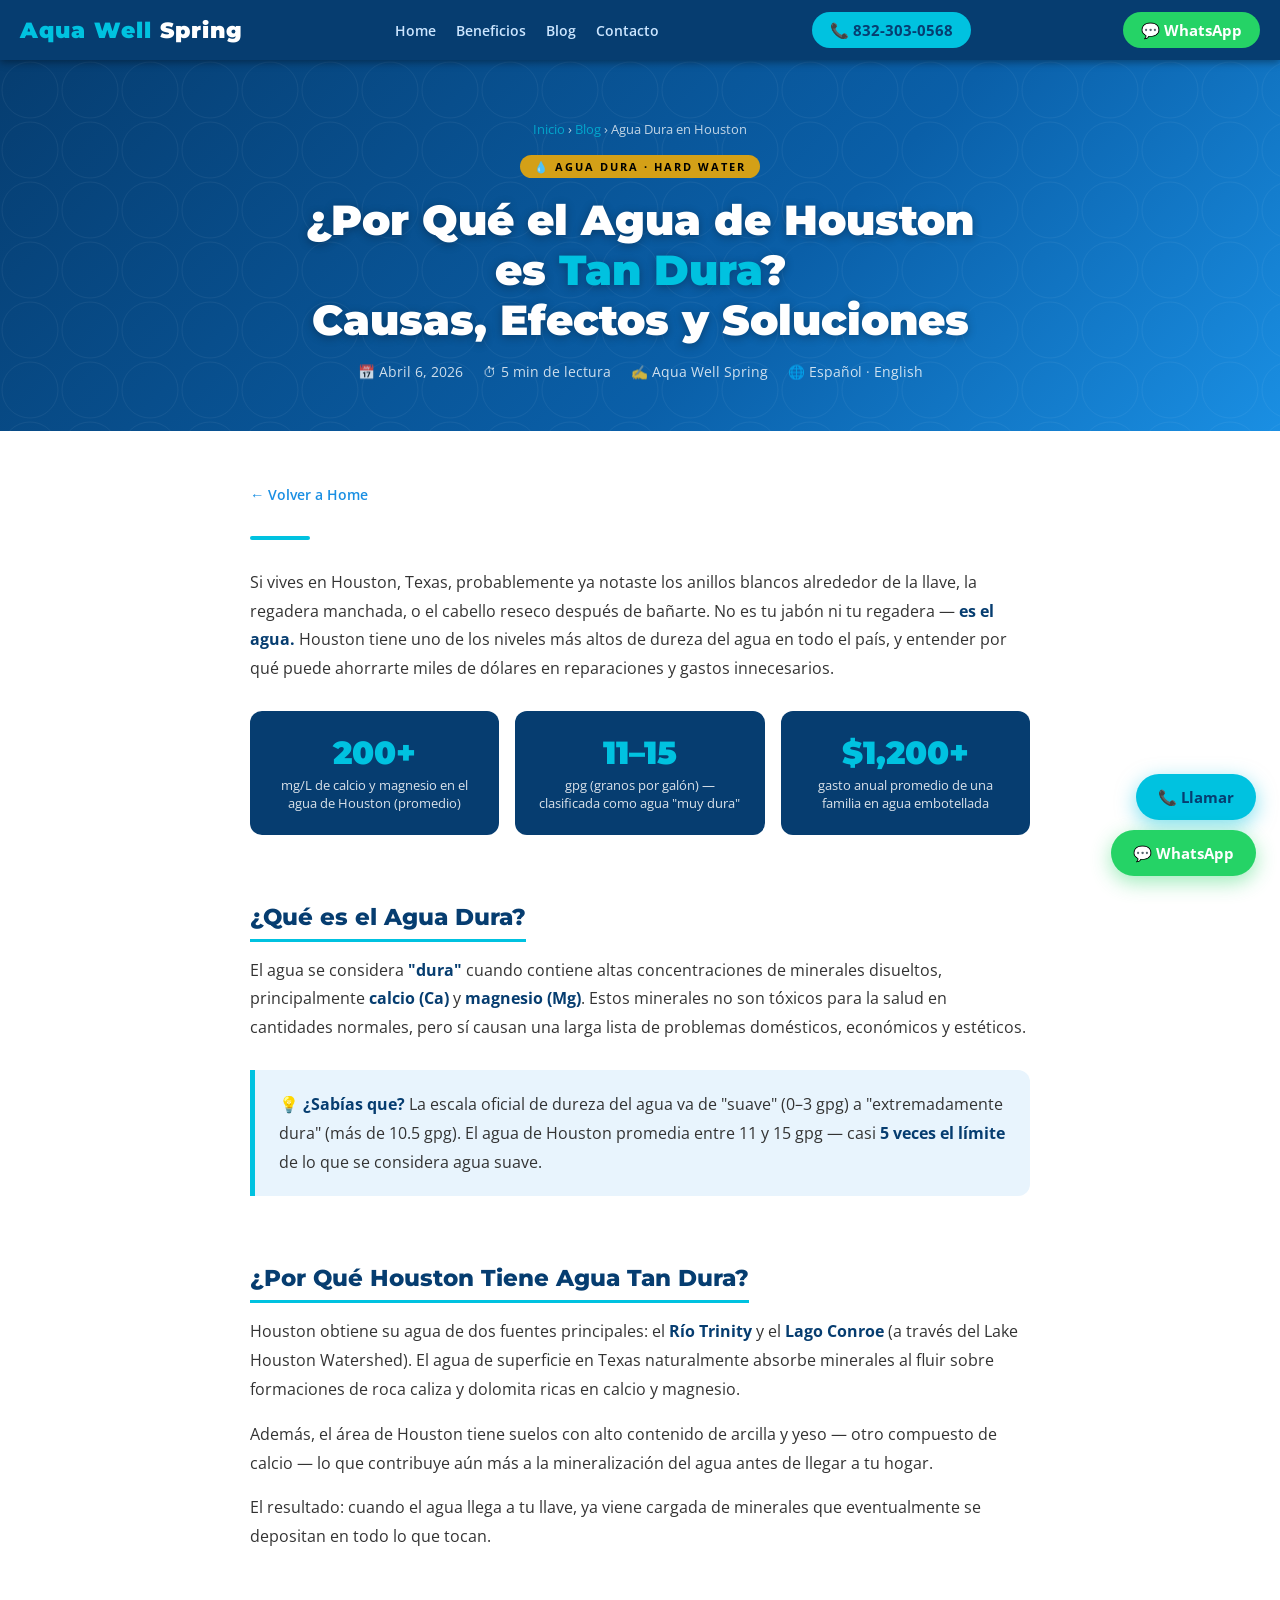
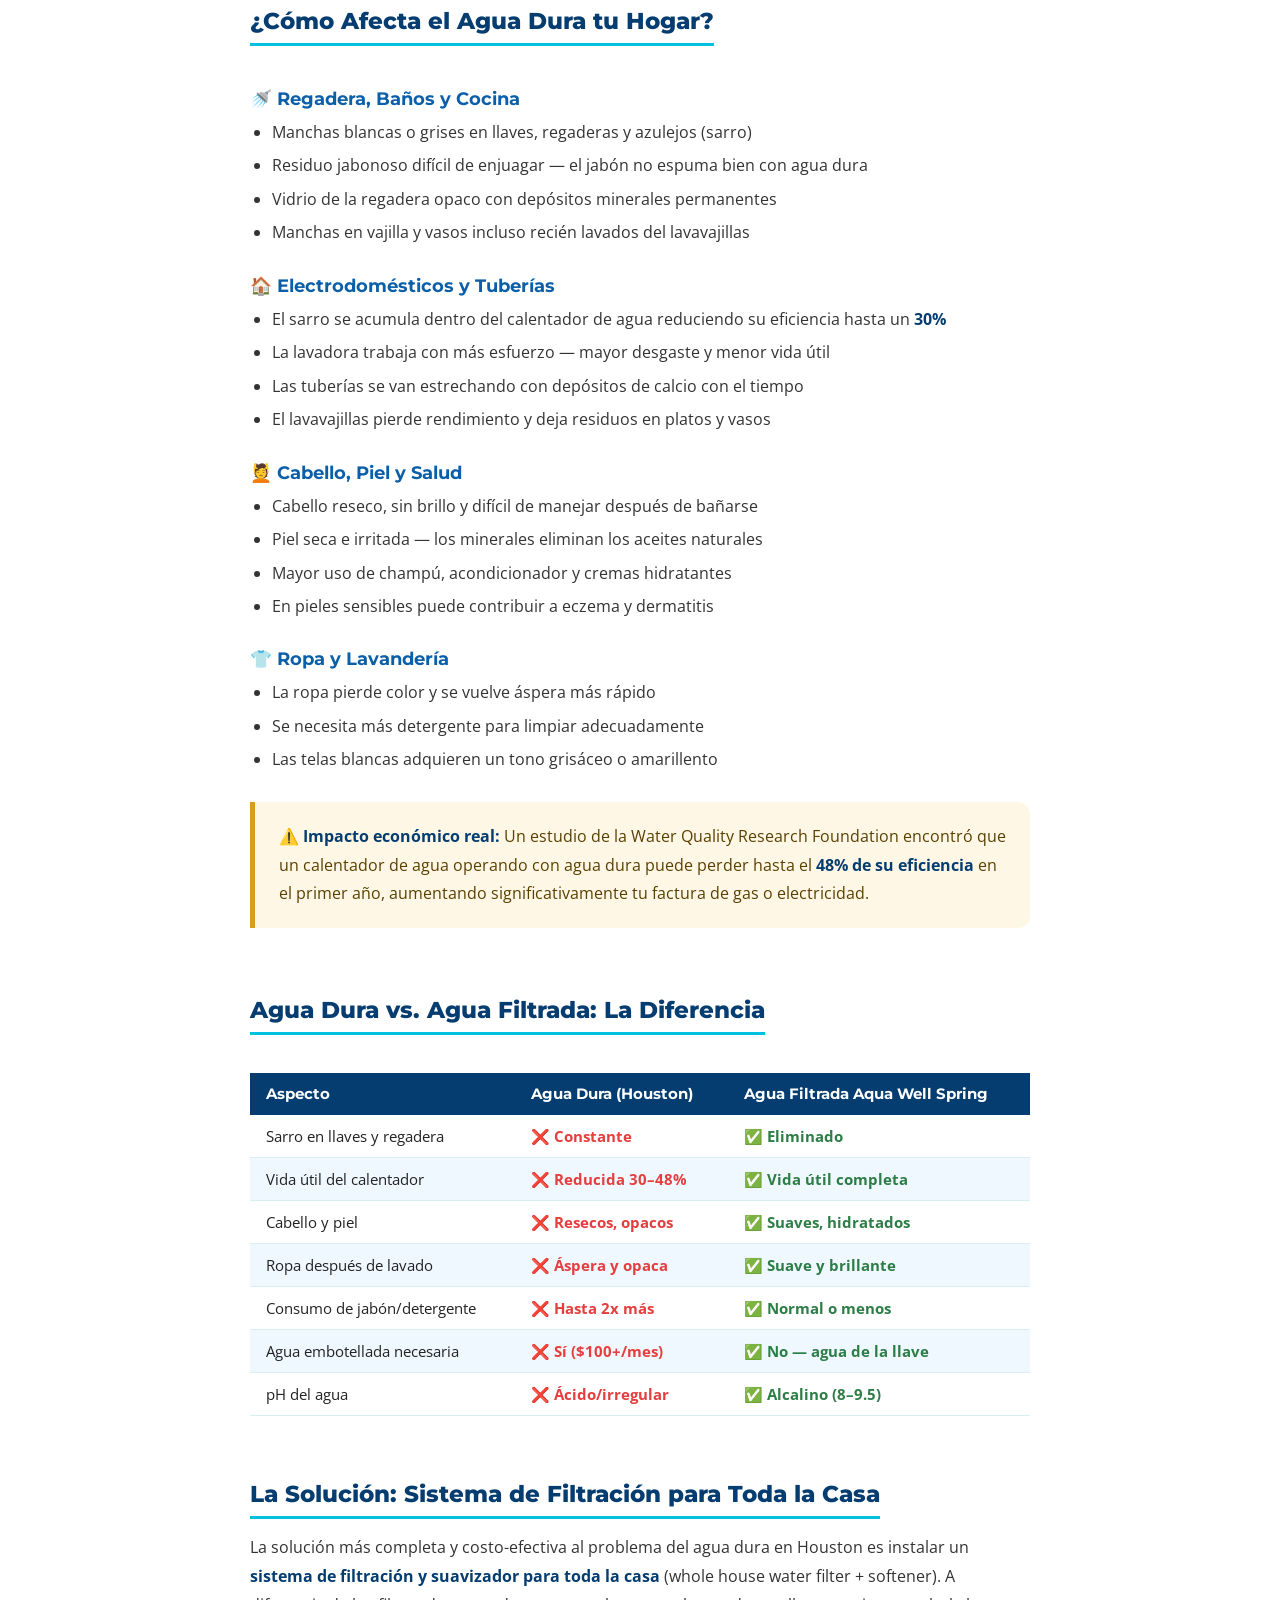
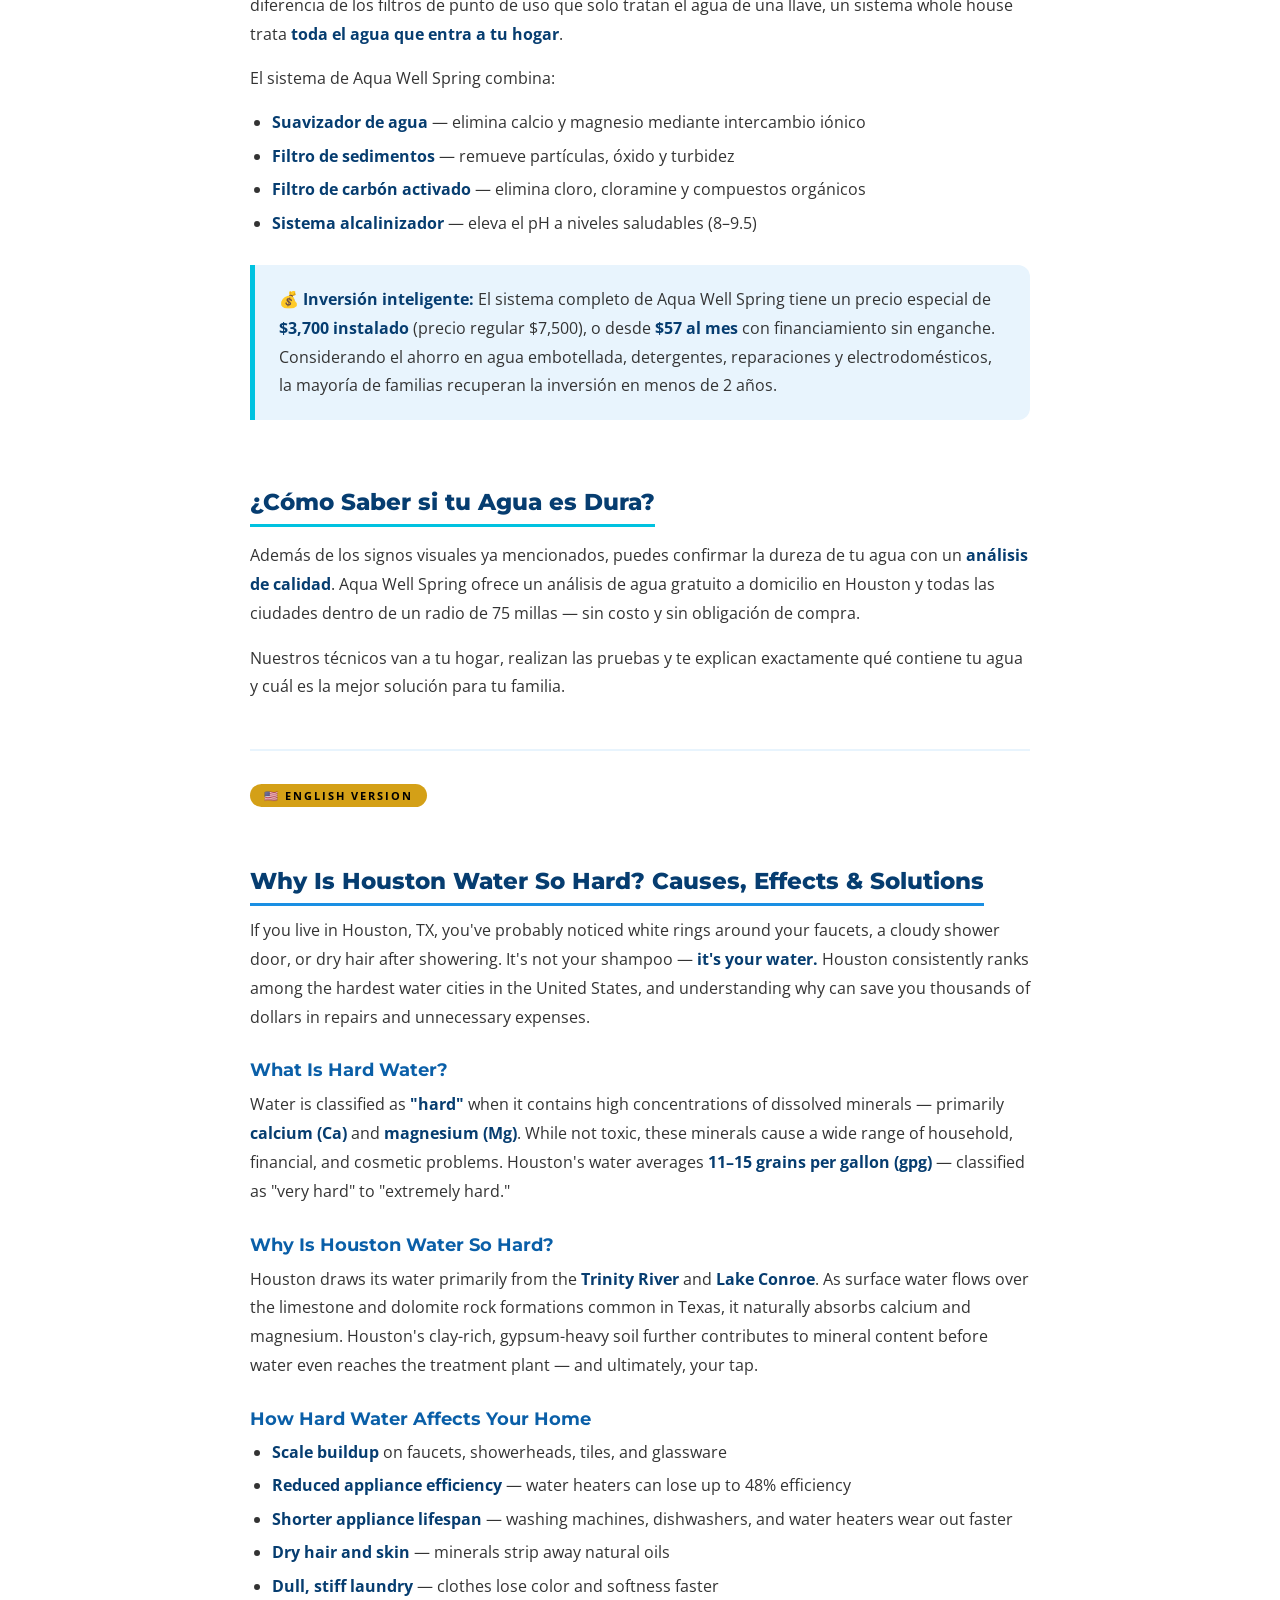
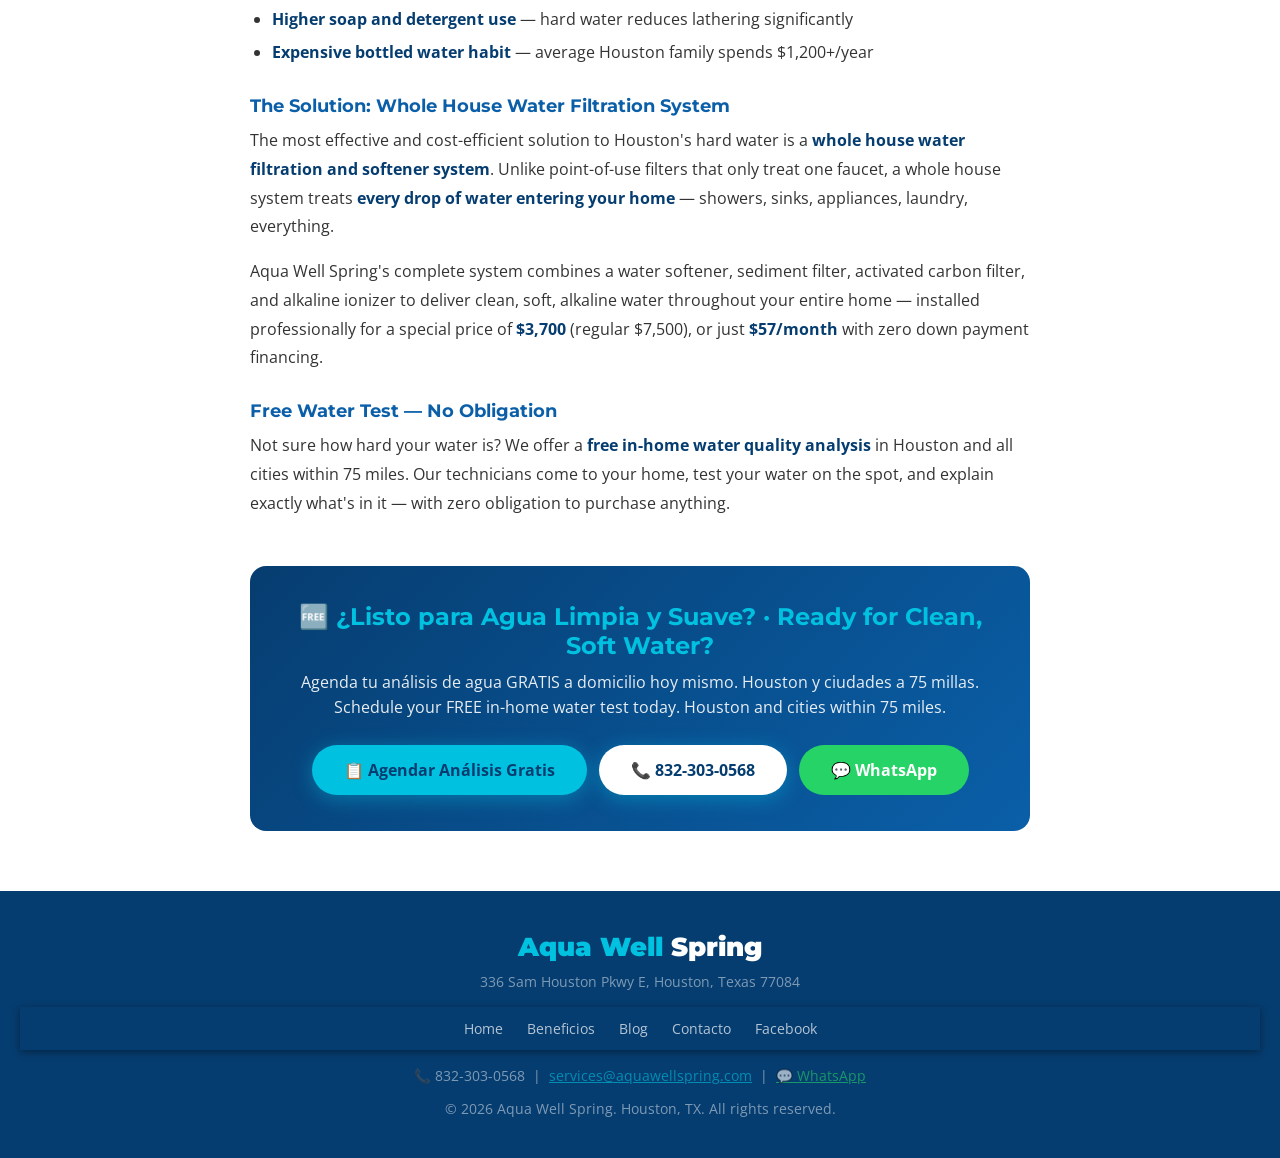
<file: agua-dura-houston.html>
<!DOCTYPE html>
<html lang="es" prefix="og: https://ogp.me/ns#">
<head>
<meta charset="UTF-8">
<meta name="viewport" content="width=device-width, initial-scale=1.0">

<title>¿Por Qué el Agua de Houston es Tan Dura? Causas, Efectos y Soluciones | Aqua Well Spring</title>
<meta name="description" content="El agua de Houston tiene altos niveles de calcio y magnesio. Descubre cómo el agua dura afecta tu hogar, salud y electrodomésticos — y cómo un filtro whole house lo soluciona. Hard water Houston TX guide.">
<meta name="keywords" content="agua dura Houston, hard water Houston TX, filtro agua dura Houston, calcio agua Houston, solución agua dura Texas, whole house filter hard water Houston, sarro agua Houston">
<meta name="author" content="Aqua Well Spring">
<meta name="robots" content="index, follow, max-snippet:-1, max-image-preview:large, max-video-preview:-1">
<link rel="canonical" href="https://aquawellspring.com/blog/agua-dura-houston.html">

<meta property="og:type" content="article">
<meta property="og:url" content="https://aquawellspring.com/blog/agua-dura-houston.html">
<meta property="og:title" content="¿Por Qué el Agua de Houston es Tan Dura? Causas, Efectos y Soluciones">
<meta property="og:description" content="El agua de Houston tiene altos niveles de calcio y magnesio. Aprende cómo afecta tu hogar y cómo solucionarlo con un filtro whole house.">
<meta property="og:image" content="https://aquawellspring.com/og-image.jpg">
<meta property="og:site_name" content="Aqua Well Spring">
<meta property="og:locale" content="es_US">
<meta property="og:locale:alternate" content="en_US">
<meta property="article:published_time" content="2026-04-06">
<meta property="article:author" content="Aqua Well Spring">

<meta name="twitter:card" content="summary_large_image">
<meta name="twitter:title" content="¿Por Qué el Agua de Houston es Tan Dura?">
<meta name="twitter:description" content="Causas, efectos y soluciones del agua dura en Houston TX. Guía completa de Aqua Well Spring.">
<meta name="twitter:image" content="https://aquawellspring.com/og-image.jpg">

<!-- Google tag -->
<script async src="https://www.googletagmanager.com/gtag/js?id=G-KNBWLH6W06"></script>
<script>
  window.dataLayer = window.dataLayer || [];
  function gtag(){dataLayer.push(arguments);}
  gtag('js', new Date());
  gtag('config', 'G-KNBWLH6W06');
</script>

<!-- Article Schema -->
<script type="application/ld+json">
{
  "@context": "https://schema.org",
  "@type": "Article",
  "headline": "¿Por Qué el Agua de Houston es Tan Dura? Causas, Efectos y Soluciones",
  "description": "El agua de Houston contiene altos niveles de calcio y magnesio. Descubre cómo afecta tu hogar y cómo solucionarlo.",
  "image": "https://aquawellspring.com/og-image.jpg",
  "author": {
    "@type": "Organization",
    "name": "Aqua Well Spring",
    "url": "https://aquawellspring.com"
  },
  "publisher": {
    "@type": "Organization",
    "name": "Aqua Well Spring",
    "logo": { "@type": "ImageObject", "url": "https://aquawellspring.com/og-image.jpg" }
  },
  "datePublished": "2026-04-06",
  "dateModified": "2026-04-06",
  "mainEntityOfPage": "https://aquawellspring.com/blog/agua-dura-houston.html",
  "inLanguage": ["es", "en"],
  "keywords": "agua dura Houston, hard water Houston TX, filtro agua Houston, whole house water filter"
}
</script>

<link rel="preconnect" href="https://fonts.googleapis.com">
<link rel="preconnect" href="https://fonts.gstatic.com" crossorigin>
<link href="https://fonts.googleapis.com/css2?family=Montserrat:wght@400;600;700;900&family=Open+Sans:wght@400;600&display=swap" rel="stylesheet">

<style>
  :root {
    --blue: #0a5fa8;
    --blue-dark: #063d70;
    --blue-light: #1a8fe3;
    --cyan: #00c2e0;
    --off-white: #f0f8ff;
    --gray: #4a5568;
    --gray-light: #e8f4fd;
    --red: #e53e3e;
    --green: #2d7d46;
    --gold: #d4a017;
  }

  * { box-sizing: border-box; margin: 0; padding: 0; }

  body { font-family: 'Open Sans', sans-serif; color: #222; background: #fff; }
  h1,h2,h3,h4 { font-family: 'Montserrat', sans-serif; }

  /* ── NAV ── */
  nav {
    background: var(--blue-dark);
    padding: 12px 20px;
    display: flex;
    align-items: center;
    justify-content: space-between;
    flex-wrap: wrap;
    gap: 10px;
    position: sticky;
    top: 0;
    z-index: 100;
    box-shadow: 0 2px 8px rgba(0,0,0,.4);
  }
  .nav-logo { font-family: 'Montserrat', sans-serif; font-weight: 900; font-size: 1.4rem; color: var(--cyan); letter-spacing: 1px; text-decoration: none; }
  .nav-logo span { color: #fff; }
  .nav-links { display: flex; align-items: center; gap: 20px; flex-wrap: wrap; }
  .nav-links a { color: #cce6ff; text-decoration: none; font-size: .9rem; font-weight: 600; transition: color .2s; }
  .nav-links a:hover { color: var(--cyan); }
  .nav-phone { background: var(--cyan); color: var(--blue-dark); padding: 8px 18px; border-radius: 30px; font-weight: 700; font-size: .95rem; text-decoration: none; transition: background .2s; }
  .nav-phone:hover { background: #fff; }

  /* ── ARTICLE HERO ── */
  .article-hero {
    background: linear-gradient(135deg, var(--blue-dark) 0%, var(--blue) 60%, var(--blue-light) 100%);
    color: #fff;
    padding: 60px 20px 50px;
    text-align: center;
    position: relative;
    overflow: hidden;
  }
  .article-hero::before {
    content: '';
    position: absolute;
    inset: 0;
    background: url("data:image/svg+xml,%3Csvg xmlns='http://www.w3.org/2000/svg' width='60' height='60'%3E%3Ccircle cx='30' cy='30' r='28' fill='none' stroke='rgba(255,255,255,.05)' stroke-width='1'/%3E%3C/svg%3E") repeat;
  }
  .article-hero-inner { position: relative; max-width: 820px; margin: 0 auto; }
  .article-breadcrumb { font-size: .82rem; opacity: .75; margin-bottom: 16px; }
  .article-breadcrumb a { color: var(--cyan); text-decoration: none; }
  .article-tag { display: inline-block; background: var(--gold); color: #000; font-weight: 700; font-size: .7rem; letter-spacing: 2px; padding: 4px 14px; border-radius: 20px; margin-bottom: 18px; text-transform: uppercase; }
  .article-hero h1 { font-size: clamp(1.6rem, 4vw, 2.6rem); font-weight: 900; line-height: 1.2; margin-bottom: 16px; text-shadow: 0 2px 10px rgba(0,0,0,.3); }
  .article-hero h1 span { color: var(--cyan); }
  .article-meta { display: flex; justify-content: center; gap: 20px; flex-wrap: wrap; font-size: .85rem; opacity: .8; }

  /* ── ARTICLE LAYOUT ── */
  .article-wrap { max-width: 820px; margin: 0 auto; padding: 52px 20px 60px; }

  /* ── ARTICLE CONTENT ── */
  .article-content h2 {
    font-size: 1.45rem;
    font-weight: 800;
    color: var(--blue-dark);
    margin: 40px 0 14px;
    padding-bottom: 8px;
    border-bottom: 3px solid var(--cyan);
    display: inline-block;
  }
  .article-content h3 { font-size: 1.1rem; font-weight: 700; color: var(--blue); margin: 28px 0 10px; }
  .article-content p { font-size: 1rem; line-height: 1.8; color: #333; margin-bottom: 16px; }
  .article-content strong { color: var(--blue-dark); }

  .article-content ul, .article-content ol {
    padding-left: 22px;
    margin-bottom: 18px;
  }
  .article-content li { font-size: .98rem; line-height: 1.75; color: #333; margin-bottom: 6px; }

  /* Info box */
  .info-box {
    background: var(--gray-light);
    border-left: 5px solid var(--cyan);
    border-radius: 0 12px 12px 0;
    padding: 20px 24px;
    margin: 28px 0;
  }
  .info-box p { margin-bottom: 0; }

  /* Warning box */
  .warn-box {
    background: #fff7e6;
    border-left: 5px solid var(--gold);
    border-radius: 0 12px 12px 0;
    padding: 20px 24px;
    margin: 28px 0;
  }
  .warn-box p { margin-bottom: 0; color: #5a4000; }

  /* Stat cards */
  .stat-row { display: grid; grid-template-columns: repeat(auto-fit, minmax(180px, 1fr)); gap: 16px; margin: 28px 0; }
  .stat-card { background: var(--blue-dark); color: #fff; border-radius: 12px; padding: 22px 18px; text-align: center; }
  .stat-num { font-family: 'Montserrat', sans-serif; font-size: 2rem; font-weight: 900; color: var(--cyan); }
  .stat-label { font-size: .82rem; opacity: .85; margin-top: 4px; line-height: 1.4; }

  /* Comparison table */
  .compare-table { width: 100%; border-collapse: collapse; margin: 24px 0; font-size: .93rem; }
  .compare-table th { background: var(--blue-dark); color: #fff; padding: 12px 16px; text-align: left; font-family: 'Montserrat', sans-serif; }
  .compare-table td { padding: 11px 16px; border-bottom: 1px solid #d9edf7; }
  .compare-table tr:nth-child(even) td { background: var(--off-white); }
  .compare-table .bad  { color: var(--red); font-weight: 700; }
  .compare-table .good { color: var(--green); font-weight: 700; }

  /* Divider */
  .art-divider { width: 60px; height: 4px; background: var(--cyan); border-radius: 2px; margin: 0 0 28px; }

  /* Lang toggle section */
  .lang-section { border-top: 2px solid var(--gray-light); margin-top: 48px; padding-top: 32px; }
  .lang-section h2 { color: var(--blue-dark); margin-bottom: 10px; border-bottom-color: var(--blue-light); }

  /* CTA box */
  .article-cta {
    background: linear-gradient(135deg, var(--blue-dark) 0%, var(--blue) 100%);
    color: #fff;
    border-radius: 16px;
    padding: 36px 32px;
    text-align: center;
    margin: 48px 0 0;
  }
  .article-cta h3 { font-size: 1.5rem; margin-bottom: 10px; color: var(--cyan); }
  .article-cta p { opacity: .9; margin-bottom: 24px; line-height: 1.6; }
  .btn-cta-group { display: flex; justify-content: center; gap: 12px; flex-wrap: wrap; }
  .btn-primary { background: var(--cyan); color: var(--blue-dark); padding: 14px 32px; border-radius: 40px; font-weight: 700; font-size: 1rem; text-decoration: none; display: inline-block; transition: transform .2s, box-shadow .2s; box-shadow: 0 4px 20px rgba(0,194,224,.4); }
  .btn-primary:hover { transform: translateY(-2px); box-shadow: 0 8px 30px rgba(0,194,224,.5); }
  .btn-wa { background: #25d366; color: #fff; padding: 14px 32px; border-radius: 40px; font-weight: 700; font-size: 1rem; text-decoration: none; display: inline-block; transition: transform .2s; }
  .btn-wa:hover { transform: translateY(-2px); }

  /* Back link */
  .back-link { display: inline-flex; align-items: center; gap: 6px; color: var(--blue-light); text-decoration: none; font-weight: 600; font-size: .9rem; margin-bottom: 32px; }
  .back-link:hover { color: var(--cyan); }

  /* Footer */
  footer { background: var(--blue-dark); color: rgba(255,255,255,.8); text-align: center; padding: 40px 20px; }
  footer .footer-logo { font-family: 'Montserrat', sans-serif; font-weight: 900; font-size: 1.6rem; color: var(--cyan); margin-bottom: 10px; }
  footer .footer-logo span { color: #fff; }
  footer nav { margin: 16px 0; display: flex; justify-content: center; gap: 24px; flex-wrap: wrap; }
  footer nav a { color: rgba(255,255,255,.7); text-decoration: none; font-size: .9rem; }
  footer nav a:hover { color: var(--cyan); }
  footer p { font-size: .85rem; opacity: .6; }

  /* Float CTA */
  .float-cta-group { position: fixed; bottom: 24px; right: 24px; display: flex; flex-direction: column; gap: 10px; z-index: 200; align-items: flex-end; }
  .float-cta { border-radius: 50px; padding: 13px 22px; font-weight: 700; font-size: .95rem; text-decoration: none; display: flex; align-items: center; gap: 8px; }
  .float-call { background: var(--cyan); color: var(--blue-dark); box-shadow: 0 6px 20px rgba(0,194,224,.5); animation: pulse-call 2.5s infinite; }
  .float-wa-btn { background: #25d366; color: #fff; box-shadow: 0 6px 20px rgba(37,211,102,.45); animation: pulse-wa 2.5s infinite; animation-delay: .5s; }
  @keyframes pulse-call { 0%,100%{box-shadow:0 6px 20px rgba(0,194,224,.5);}50%{box-shadow:0 6px 32px rgba(0,194,224,.85);} }
  @keyframes pulse-wa   { 0%,100%{box-shadow:0 6px 20px rgba(37,211,102,.45);}50%{box-shadow:0 6px 32px rgba(37,211,102,.8);} }
</style>
</head>
<body>

<nav aria-label="Navegación principal">
  <a href="/" class="nav-logo">Aqua Well<span> Spring</span></a>
  <div class="nav-links">
    <a href="/#inicio">Home</a>
    <a href="/#beneficios">Beneficios</a>
    <a href="/#blog">Blog</a>
    <a href="/#contacto">Contacto</a>
  </div>
  <a href="tel:8323030568" class="nav-phone">📞 832-303-0568</a>
  <a href="https://wa.me/18323030568" target="_blank" class="nav-phone" style="background:#25d366;color:#fff;">💬 WhatsApp</a>
</nav>

<!-- ── HERO ── -->
<header class="article-hero">
  <div class="article-hero-inner">
    <p class="article-breadcrumb">
      <a href="/">Inicio</a> &rsaquo; <a href="/#blog">Blog</a> &rsaquo; Agua Dura en Houston
    </p>
    <span class="article-tag">💧 Agua Dura · Hard Water</span>
    <h1>¿Por Qué el Agua de Houston<br>es <span>Tan Dura</span>?<br>Causas, Efectos y Soluciones</h1>
    <div class="article-meta">
      <span>📅 Abril 6, 2026</span>
      <span>⏱ 5 min de lectura</span>
      <span>✍️ Aqua Well Spring</span>
      <span>🌐 Español · English</span>
    </div>
  </div>
</header>

<!-- ── ARTICLE BODY ── -->
<main>
<div class="article-wrap">
  <a href="/#inicio" class="back-link">← Volver a Home</a>

  <!-- ═══ ESPAÑOL ═══ -->
  <article class="article-content" lang="es">

    <div class="art-divider"></div>

    <p>Si vives en Houston, Texas, probablemente ya notaste los anillos blancos alrededor de la llave, la regadera manchada, o el cabello reseco después de bañarte. No es tu jabón ni tu regadera — <strong>es el agua.</strong> Houston tiene uno de los niveles más altos de dureza del agua en todo el país, y entender por qué puede ahorrarte miles de dólares en reparaciones y gastos innecesarios.</p>

    <!-- Stats -->
    <div class="stat-row">
      <div class="stat-card">
        <div class="stat-num">200+</div>
        <div class="stat-label">mg/L de calcio y magnesio en el agua de Houston (promedio)</div>
      </div>
      <div class="stat-card">
        <div class="stat-num">11–15</div>
        <div class="stat-label">gpg (granos por galón) — clasificada como agua "muy dura"</div>
      </div>
      <div class="stat-card">
        <div class="stat-num">$1,200+</div>
        <div class="stat-label">gasto anual promedio de una familia en agua embotellada</div>
      </div>
    </div>

    <h2>¿Qué es el Agua Dura?</h2>
    <p>El agua se considera <strong>"dura"</strong> cuando contiene altas concentraciones de minerales disueltos, principalmente <strong>calcio (Ca)</strong> y <strong>magnesio (Mg)</strong>. Estos minerales no son tóxicos para la salud en cantidades normales, pero sí causan una larga lista de problemas domésticos, económicos y estéticos.</p>

    <div class="info-box">
      <p>💡 <strong>¿Sabías que?</strong> La escala oficial de dureza del agua va de "suave" (0–3 gpg) a "extremadamente dura" (más de 10.5 gpg). El agua de Houston promedia entre 11 y 15 gpg — casi <strong>5 veces el límite</strong> de lo que se considera agua suave.</p>
    </div>

    <h2>¿Por Qué Houston Tiene Agua Tan Dura?</h2>
    <p>Houston obtiene su agua de dos fuentes principales: el <strong>Río Trinity</strong> y el <strong>Lago Conroe</strong> (a través del Lake Houston Watershed). El agua de superficie en Texas naturalmente absorbe minerales al fluir sobre formaciones de roca caliza y dolomita ricas en calcio y magnesio.</p>
    <p>Además, el área de Houston tiene suelos con alto contenido de arcilla y yeso — otro compuesto de calcio — lo que contribuye aún más a la mineralización del agua antes de llegar a tu hogar.</p>
    <p>El resultado: cuando el agua llega a tu llave, ya viene cargada de minerales que eventualmente se depositan en todo lo que tocan.</p>

    <h2>¿Cómo Afecta el Agua Dura tu Hogar?</h2>

    <h3>🚿 Regadera, Baños y Cocina</h3>
    <ul>
      <li>Manchas blancas o grises en llaves, regaderas y azulejos (sarro)</li>
      <li>Residuo jabonoso difícil de enjuagar — el jabón no espuma bien con agua dura</li>
      <li>Vidrio de la regadera opaco con depósitos minerales permanentes</li>
      <li>Manchas en vajilla y vasos incluso recién lavados del lavavajillas</li>
    </ul>

    <h3>🏠 Electrodomésticos y Tuberías</h3>
    <ul>
      <li>El sarro se acumula dentro del calentador de agua reduciendo su eficiencia hasta un <strong>30%</strong></li>
      <li>La lavadora trabaja con más esfuerzo — mayor desgaste y menor vida útil</li>
      <li>Las tuberías se van estrechando con depósitos de calcio con el tiempo</li>
      <li>El lavavajillas pierde rendimiento y deja residuos en platos y vasos</li>
    </ul>

    <h3>💆 Cabello, Piel y Salud</h3>
    <ul>
      <li>Cabello reseco, sin brillo y difícil de manejar después de bañarse</li>
      <li>Piel seca e irritada — los minerales eliminan los aceites naturales</li>
      <li>Mayor uso de champú, acondicionador y cremas hidratantes</li>
      <li>En pieles sensibles puede contribuir a eczema y dermatitis</li>
    </ul>

    <h3>👕 Ropa y Lavandería</h3>
    <ul>
      <li>La ropa pierde color y se vuelve áspera más rápido</li>
      <li>Se necesita más detergente para limpiar adecuadamente</li>
      <li>Las telas blancas adquieren un tono grisáceo o amarillento</li>
    </ul>

    <div class="warn-box">
      <p>⚠️ <strong>Impacto económico real:</strong> Un estudio de la Water Quality Research Foundation encontró que un calentador de agua operando con agua dura puede perder hasta el <strong>48% de su eficiencia</strong> en el primer año, aumentando significativamente tu factura de gas o electricidad.</p>
    </div>

    <h2>Agua Dura vs. Agua Filtrada: La Diferencia</h2>
    <table class="compare-table">
      <thead>
        <tr>
          <th>Aspecto</th>
          <th>Agua Dura (Houston)</th>
          <th>Agua Filtrada Aqua Well Spring</th>
        </tr>
      </thead>
      <tbody>
        <tr><td>Sarro en llaves y regadera</td><td class="bad">❌ Constante</td><td class="good">✅ Eliminado</td></tr>
        <tr><td>Vida útil del calentador</td><td class="bad">❌ Reducida 30–48%</td><td class="good">✅ Vida útil completa</td></tr>
        <tr><td>Cabello y piel</td><td class="bad">❌ Resecos, opacos</td><td class="good">✅ Suaves, hidratados</td></tr>
        <tr><td>Ropa después de lavado</td><td class="bad">❌ Áspera y opaca</td><td class="good">✅ Suave y brillante</td></tr>
        <tr><td>Consumo de jabón/detergente</td><td class="bad">❌ Hasta 2x más</td><td class="good">✅ Normal o menos</td></tr>
        <tr><td>Agua embotellada necesaria</td><td class="bad">❌ Sí ($100+/mes)</td><td class="good">✅ No — agua de la llave</td></tr>
        <tr><td>pH del agua</td><td class="bad">❌ Ácido/irregular</td><td class="good">✅ Alcalino (8–9.5)</td></tr>
      </tbody>
    </table>

    <h2>La Solución: Sistema de Filtración para Toda la Casa</h2>
    <p>La solución más completa y costo-efectiva al problema del agua dura en Houston es instalar un <strong>sistema de filtración y suavizador para toda la casa</strong> (whole house water filter + softener). A diferencia de los filtros de punto de uso que solo tratan el agua de una llave, un sistema whole house trata <strong>toda el agua que entra a tu hogar</strong>.</p>

    <p>El sistema de Aqua Well Spring combina:</p>
    <ul>
      <li><strong>Suavizador de agua</strong> — elimina calcio y magnesio mediante intercambio iónico</li>
      <li><strong>Filtro de sedimentos</strong> — remueve partículas, óxido y turbidez</li>
      <li><strong>Filtro de carbón activado</strong> — elimina cloro, cloramine y compuestos orgánicos</li>
      <li><strong>Sistema alcalinizador</strong> — eleva el pH a niveles saludables (8–9.5)</li>
    </ul>

    <div class="info-box">
      <p>💰 <strong>Inversión inteligente:</strong> El sistema completo de Aqua Well Spring tiene un precio especial de <strong>$3,700 instalado</strong> (precio regular $7,500), o desde <strong>$57 al mes</strong> con financiamiento sin enganche. Considerando el ahorro en agua embotellada, detergentes, reparaciones y electrodomésticos, la mayoría de familias recuperan la inversión en menos de 2 años.</p>
    </div>

    <h2>¿Cómo Saber si tu Agua es Dura?</h2>
    <p>Además de los signos visuales ya mencionados, puedes confirmar la dureza de tu agua con un <strong>análisis de calidad</strong>. Aqua Well Spring ofrece un análisis de agua gratuito a domicilio en Houston y todas las ciudades dentro de un radio de 75 millas — sin costo y sin obligación de compra.</p>

    <p>Nuestros técnicos van a tu hogar, realizan las pruebas y te explican exactamente qué contiene tu agua y cuál es la mejor solución para tu familia.</p>

  </article>

  <!-- ═══ ENGLISH VERSION ═══ -->
  <div class="lang-section">
    <article class="article-content" lang="en">
      <span class="article-tag" style="margin-bottom:20px;display:inline-block;">🇺🇸 English Version</span>

      <h2>Why Is Houston Water So Hard? Causes, Effects & Solutions</h2>
      <p>If you live in Houston, TX, you've probably noticed white rings around your faucets, a cloudy shower door, or dry hair after showering. It's not your shampoo — <strong>it's your water.</strong> Houston consistently ranks among the hardest water cities in the United States, and understanding why can save you thousands of dollars in repairs and unnecessary expenses.</p>

      <h3>What Is Hard Water?</h3>
      <p>Water is classified as <strong>"hard"</strong> when it contains high concentrations of dissolved minerals — primarily <strong>calcium (Ca)</strong> and <strong>magnesium (Mg)</strong>. While not toxic, these minerals cause a wide range of household, financial, and cosmetic problems. Houston's water averages <strong>11–15 grains per gallon (gpg)</strong> — classified as "very hard" to "extremely hard."</p>

      <h3>Why Is Houston Water So Hard?</h3>
      <p>Houston draws its water primarily from the <strong>Trinity River</strong> and <strong>Lake Conroe</strong>. As surface water flows over the limestone and dolomite rock formations common in Texas, it naturally absorbs calcium and magnesium. Houston's clay-rich, gypsum-heavy soil further contributes to mineral content before water even reaches the treatment plant — and ultimately, your tap.</p>

      <h3>How Hard Water Affects Your Home</h3>
      <ul>
        <li><strong>Scale buildup</strong> on faucets, showerheads, tiles, and glassware</li>
        <li><strong>Reduced appliance efficiency</strong> — water heaters can lose up to 48% efficiency</li>
        <li><strong>Shorter appliance lifespan</strong> — washing machines, dishwashers, and water heaters wear out faster</li>
        <li><strong>Dry hair and skin</strong> — minerals strip away natural oils</li>
        <li><strong>Dull, stiff laundry</strong> — clothes lose color and softness faster</li>
        <li><strong>Higher soap and detergent use</strong> — hard water reduces lathering significantly</li>
        <li><strong>Expensive bottled water habit</strong> — average Houston family spends $1,200+/year</li>
      </ul>

      <h3>The Solution: Whole House Water Filtration System</h3>
      <p>The most effective and cost-efficient solution to Houston's hard water is a <strong>whole house water filtration and softener system</strong>. Unlike point-of-use filters that only treat one faucet, a whole house system treats <strong>every drop of water entering your home</strong> — showers, sinks, appliances, laundry, everything.</p>

      <p>Aqua Well Spring's complete system combines a water softener, sediment filter, activated carbon filter, and alkaline ionizer to deliver clean, soft, alkaline water throughout your entire home — installed professionally for a special price of <strong>$3,700</strong> (regular $7,500), or just <strong>$57/month</strong> with zero down payment financing.</p>

      <h3>Free Water Test — No Obligation</h3>
      <p>Not sure how hard your water is? We offer a <strong>free in-home water quality analysis</strong> in Houston and all cities within 75 miles. Our technicians come to your home, test your water on the spot, and explain exactly what's in it — with zero obligation to purchase anything.</p>

    </article>
  </div>

  <!-- CTA -->
  <div class="article-cta">
    <h3>🆓 ¿Listo para Agua Limpia y Suave? · Ready for Clean, Soft Water?</h3>
    <p>Agenda tu análisis de agua GRATIS a domicilio hoy mismo. Houston y ciudades a 75 millas.<br>Schedule your FREE in-home water test today. Houston and cities within 75 miles.</p>
    <div class="btn-cta-group">
      <a href="/#contacto" class="btn-primary">📋 Agendar Análisis Gratis</a>
      <a href="tel:8323030568" class="btn-primary" style="background:#fff;color:var(--blue-dark);">📞 832-303-0568</a>
      <a href="https://wa.me/18323030568?text=Hola%2C%20leí%20el%20artículo%20sobre%20agua%20dura%20y%20me%20interesa%20el%20análisis%20gratuito." target="_blank" class="btn-wa">💬 WhatsApp</a>
    </div>
  </div>

</div>
</main>

<footer aria-label="Pie de página">
  <div class="footer-logo">Aqua Well<span> Spring</span></div>
  <p>336 Sam Houston Pkwy E, Houston, Texas 77084</p>
  <nav>
    <a href="/">Home</a>
    <a href="/#beneficios">Beneficios</a>
    <a href="/#blog">Blog</a>
    <a href="/#contacto">Contacto</a>
    <a href="https://www.facebook.com/aquawellspring" target="_blank">Facebook</a>
  </nav>
  <p>📞 832-303-0568 &nbsp;|&nbsp; <a href="mailto:services@aquawellspring.com" style="color:var(--cyan);">services@aquawellspring.com</a> &nbsp;|&nbsp; <a href="https://wa.me/18323030568" target="_blank" style="color:#25d366;">💬 WhatsApp</a></p>
  <p style="margin-top:14px;">© 2026 Aqua Well Spring. Houston, TX. All rights reserved.</p>
</footer>

<div class="float-cta-group">
  <a href="tel:8323030568" class="float-cta float-call">📞 Llamar</a>
  <a href="https://wa.me/18323030568" target="_blank" class="float-cta float-wa-btn">💬 WhatsApp</a>
</div>

</body>
</html>
</file>
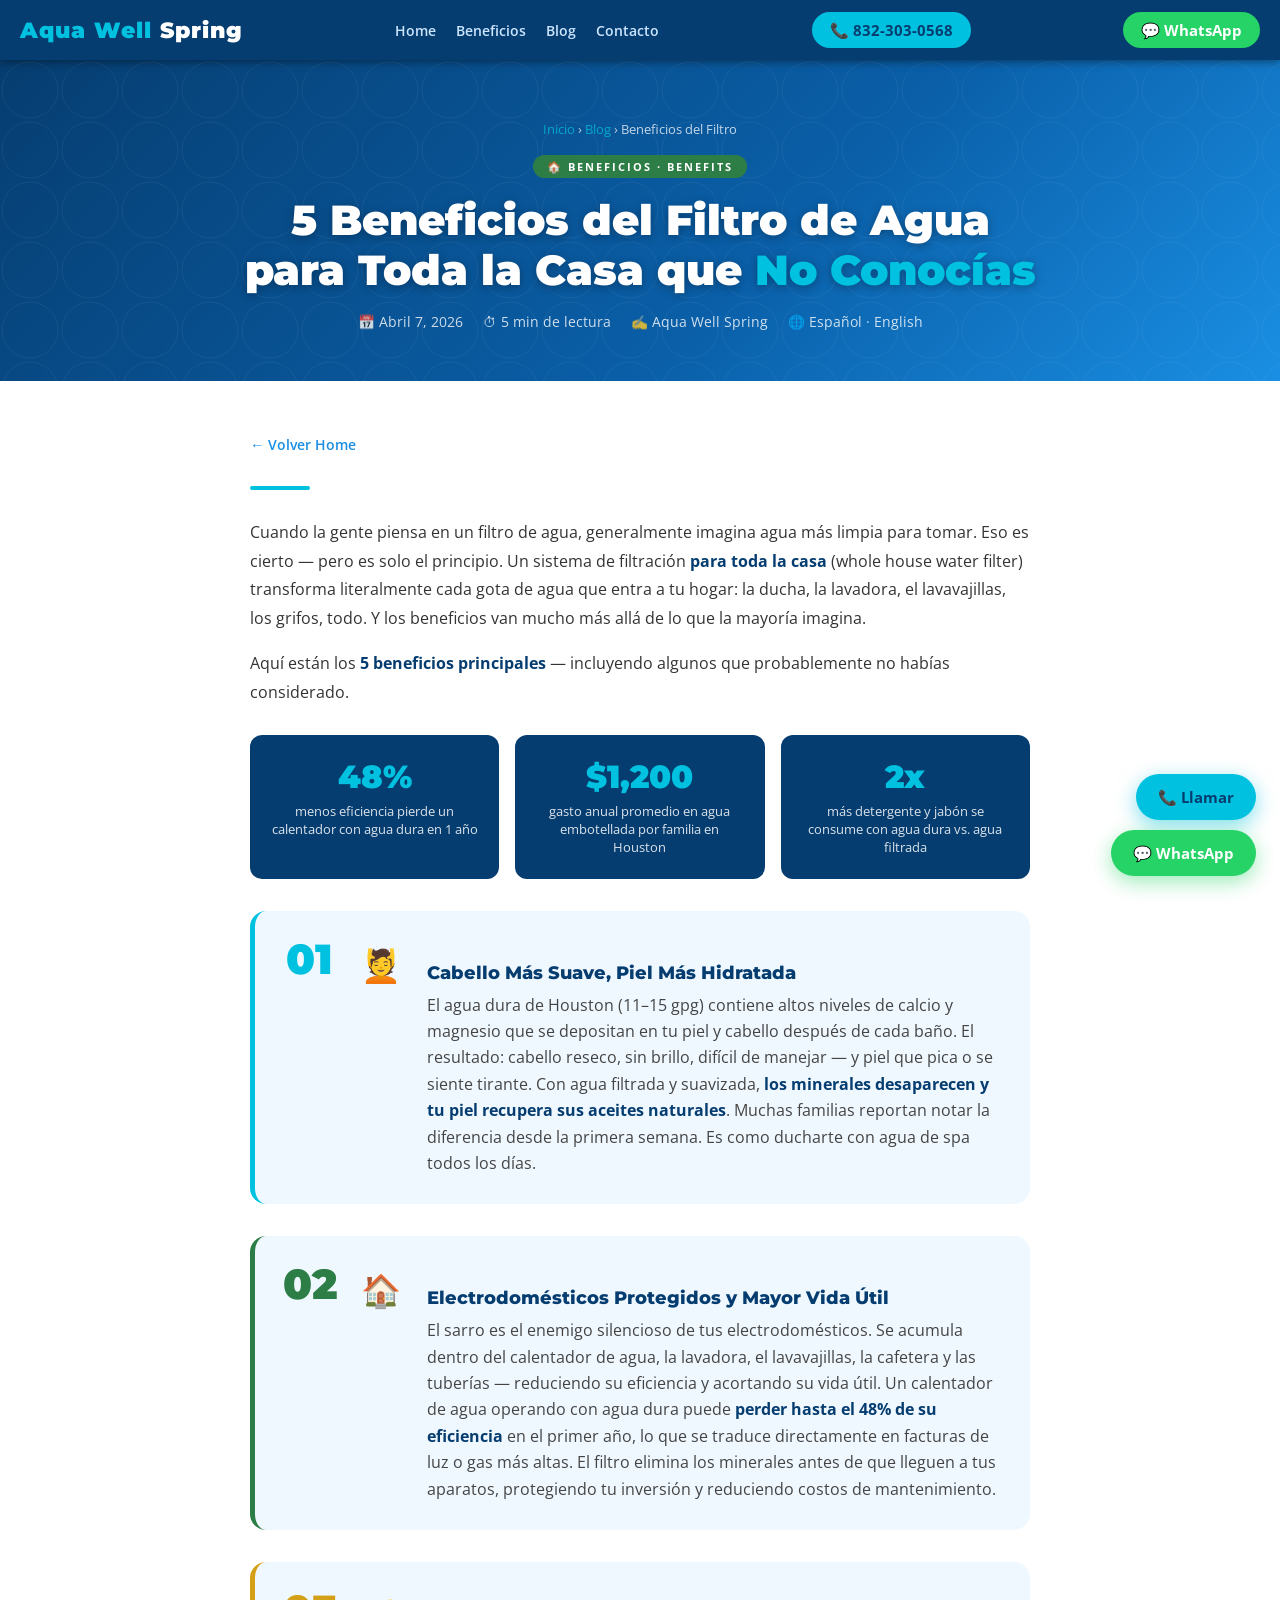
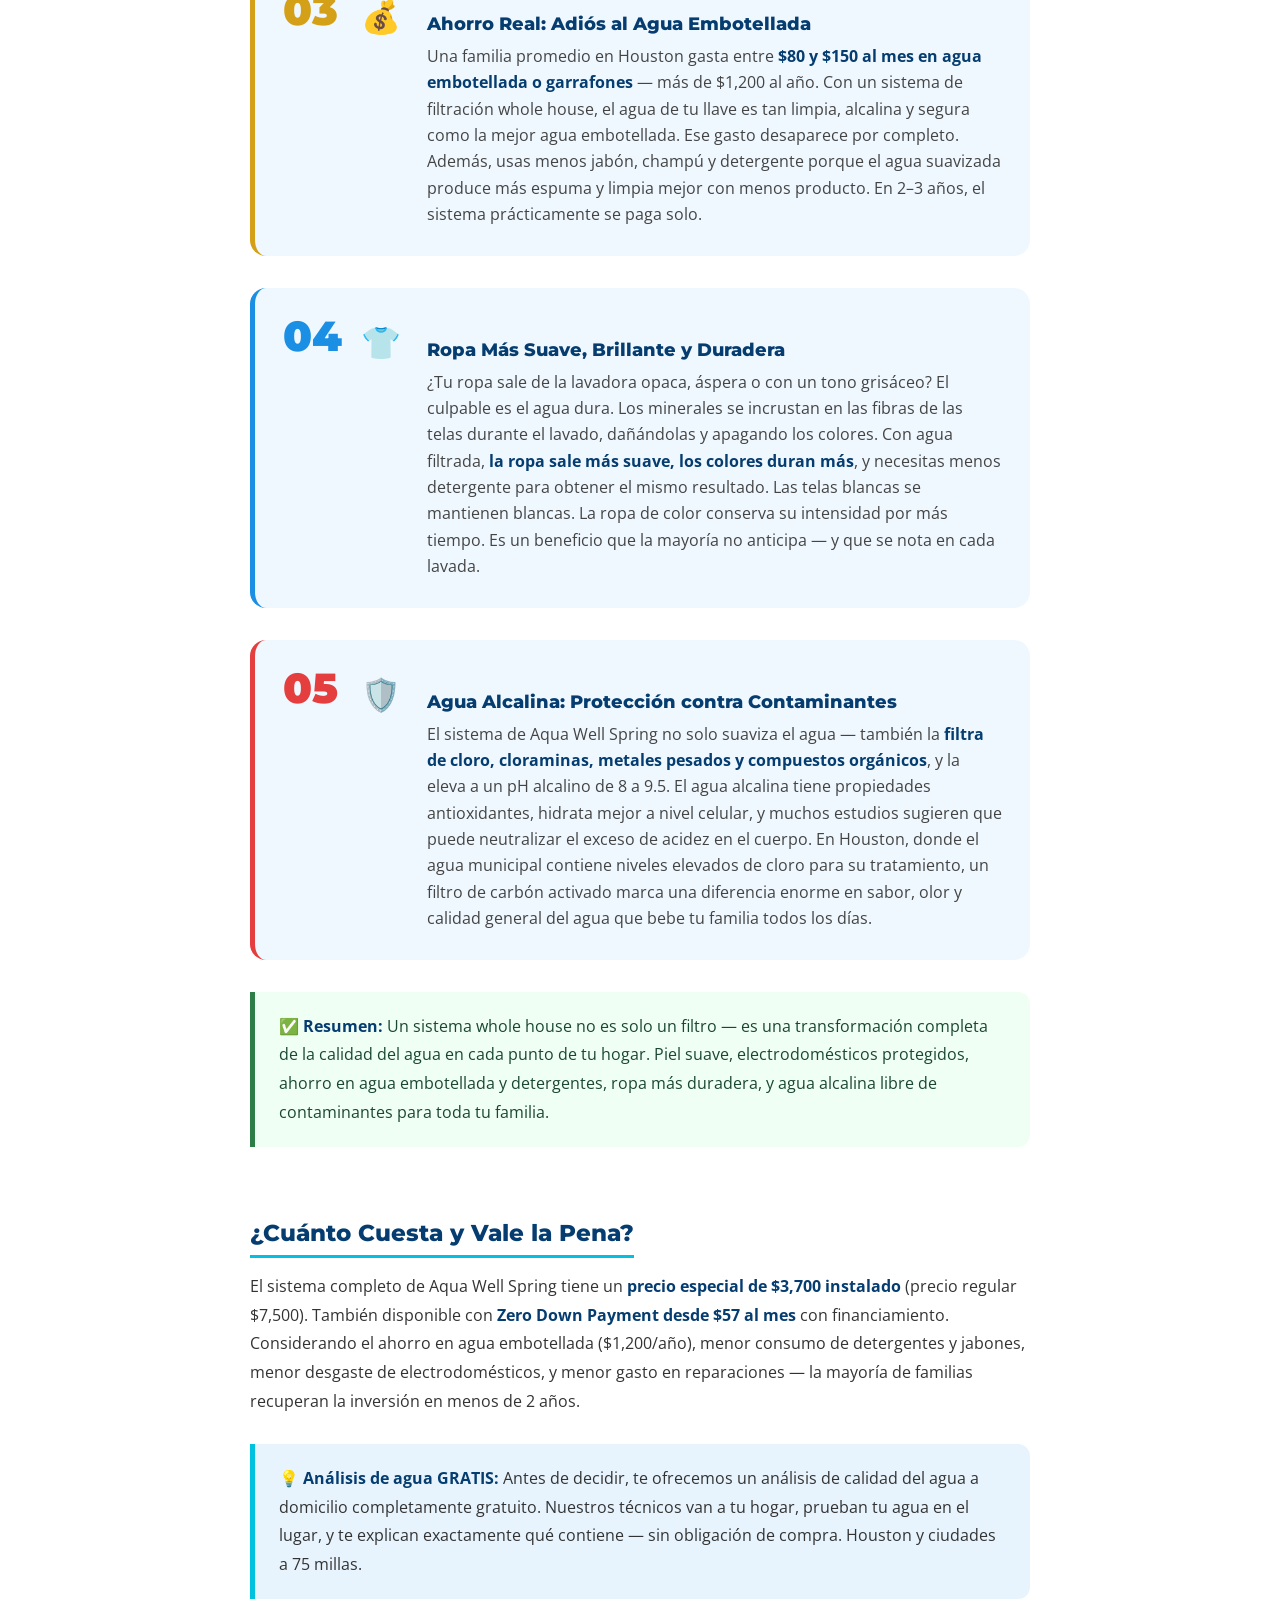
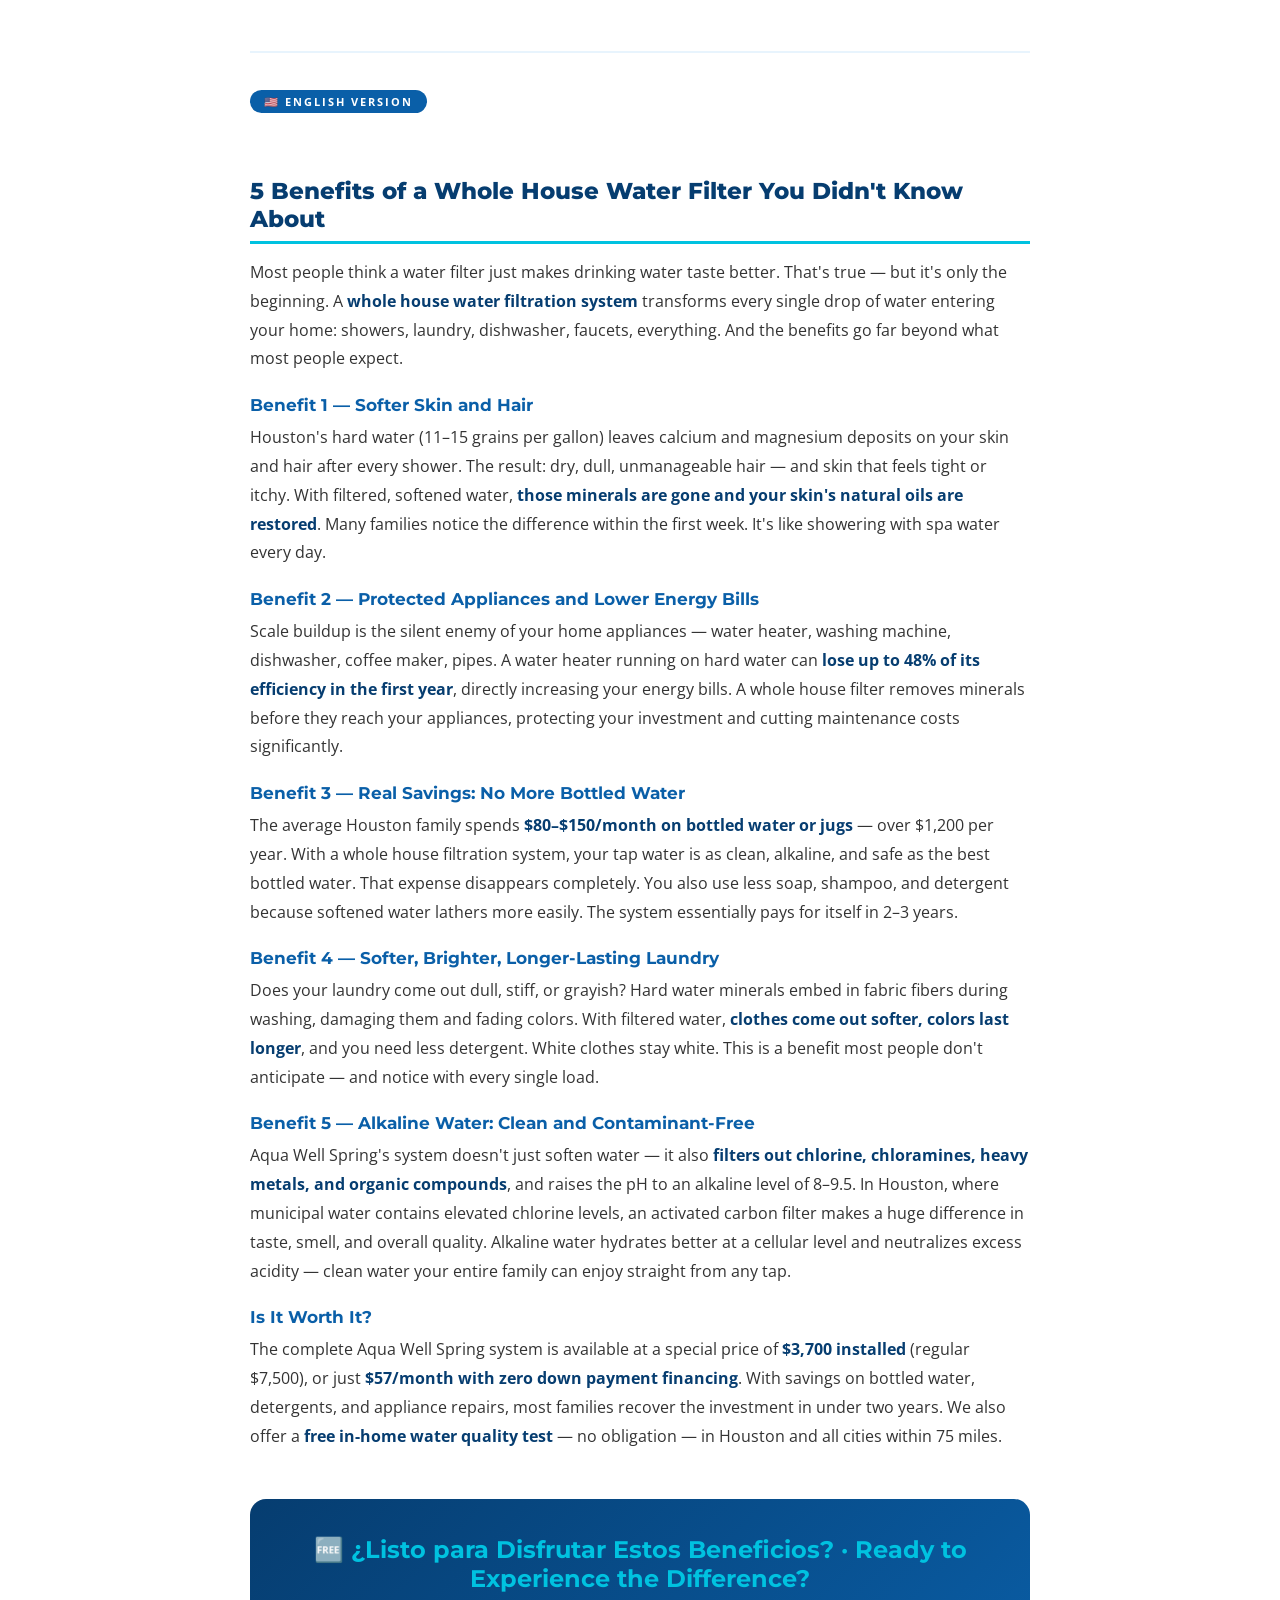
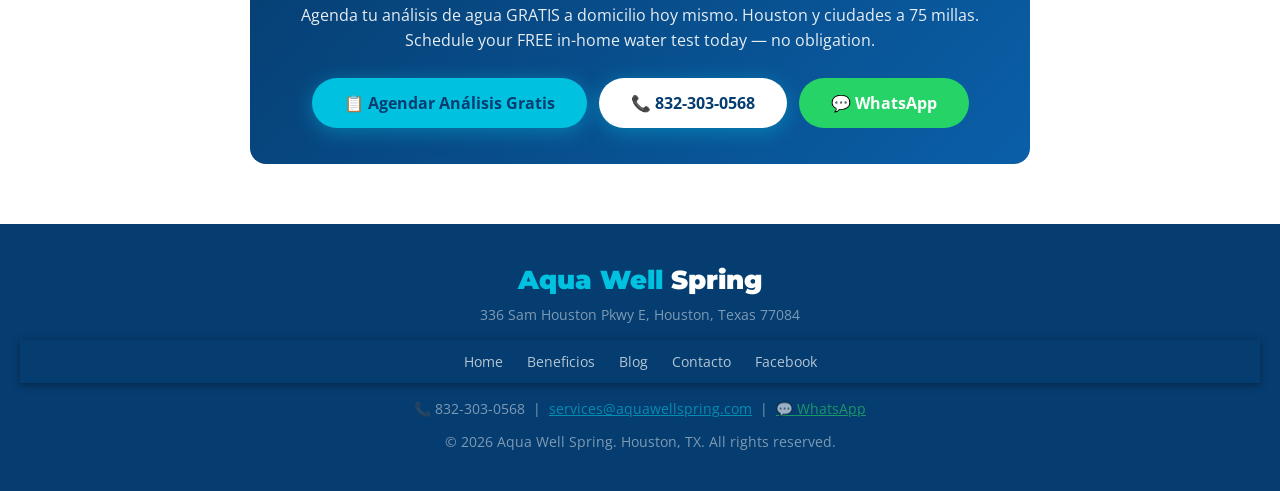
<file: beneficios-filtro-agua-houston.html>
<!DOCTYPE html>
<html lang="es" prefix="og: https://ogp.me/ns#">
<head>
<meta charset="UTF-8">
<meta name="viewport" content="width=device-width, initial-scale=1.0">

<title>5 Beneficios del Filtro de Agua para Toda la Casa que No Conocías | Aqua Well Spring Houston</title>
<meta name="description" content="Descubre los 5 beneficios principales de instalar un filtro whole house en Houston TX. Piel suave, electrodomésticos protegidos, ahorro real y agua alcalina para toda tu familia. Benefits of whole house water filter Houston.">
<meta name="keywords" content="beneficios filtro agua Houston, whole house water filter benefits Houston TX, agua alcalina beneficios, filtro agua toda la casa Houston, water softener benefits Texas, piel suave agua filtrada, ahorro agua embotellada Houston">
<meta name="author" content="Aqua Well Spring">
<meta name="robots" content="index, follow, max-snippet:-1, max-image-preview:large, max-video-preview:-1">
<link rel="canonical" href="https://aquawellspring.com/blog/beneficios-filtro-agua-houston.html">

<meta property="og:type" content="article">
<meta property="og:url" content="https://aquawellspring.com/blog/beneficios-filtro-agua-houston.html">
<meta property="og:title" content="5 Beneficios del Filtro de Agua para Toda la Casa que No Conocías">
<meta property="og:description" content="Piel suave, electrodomésticos protegidos, agua alcalina y ahorro real. Descubre todo lo que cambia cuando instalas un filtro whole house en Houston TX.">
<meta property="og:image" content="https://aquawellspring.com/og-image.jpg">
<meta property="og:site_name" content="Aqua Well Spring">
<meta property="og:locale" content="es_US">
<meta property="og:locale:alternate" content="en_US">
<meta property="article:published_time" content="2026-04-07">
<meta property="article:author" content="Aqua Well Spring">

<meta name="twitter:card" content="summary_large_image">
<meta name="twitter:title" content="5 Beneficios del Filtro de Agua para Toda la Casa – Houston TX">
<meta name="twitter:description" content="Agua alcalina, piel suave, electrodomésticos protegidos y ahorro real. Guía completa de Aqua Well Spring Houston.">
<meta name="twitter:image" content="https://aquawellspring.com/og-image.jpg">

<!-- Google tag -->
<script async src="https://www.googletagmanager.com/gtag/js?id=G-KNBWLH6W06"></script>
<script>
  window.dataLayer = window.dataLayer || [];
  function gtag(){dataLayer.push(arguments);}
  gtag('js', new Date());
  gtag('config', 'G-KNBWLH6W06');
</script>

<!-- Article Schema -->
<script type="application/ld+json">
{
  "@context": "https://schema.org",
  "@type": "Article",
  "headline": "5 Beneficios del Filtro de Agua para Toda la Casa que No Conocías",
  "description": "Descubre los 5 beneficios principales de un sistema de filtración whole house en Houston TX: agua alcalina, piel suave, electrodomésticos protegidos y más.",
  "image": "https://aquawellspring.com/og-image.jpg",
  "author": {
    "@type": "Organization",
    "name": "Aqua Well Spring",
    "url": "https://aquawellspring.com"
  },
  "publisher": {
    "@type": "Organization",
    "name": "Aqua Well Spring",
    "logo": { "@type": "ImageObject", "url": "https://aquawellspring.com/og-image.jpg" }
  },
  "datePublished": "2026-04-07",
  "dateModified": "2026-04-07",
  "mainEntityOfPage": "https://aquawellspring.com/blog/beneficios-filtro-agua-houston.html",
  "inLanguage": ["es", "en"],
  "keywords": "beneficios filtro agua Houston, whole house water filter benefits, agua alcalina Houston TX"
}
</script>

<link rel="preconnect" href="https://fonts.googleapis.com">
<link rel="preconnect" href="https://fonts.gstatic.com" crossorigin>
<link href="https://fonts.googleapis.com/css2?family=Montserrat:wght@400;600;700;900&family=Open+Sans:wght@400;600&display=swap" rel="stylesheet">

<style>
  :root {
    --blue: #0a5fa8;
    --blue-dark: #063d70;
    --blue-light: #1a8fe3;
    --cyan: #00c2e0;
    --off-white: #f0f8ff;
    --gray: #4a5568;
    --gray-light: #e8f4fd;
    --red: #e53e3e;
    --green: #2d7d46;
    --gold: #d4a017;
  }

  * { box-sizing: border-box; margin: 0; padding: 0; }
  body { font-family: 'Open Sans', sans-serif; color: #222; background: #fff; }
  h1,h2,h3,h4 { font-family: 'Montserrat', sans-serif; }

  /* ── NAV ── */
  nav {
    background: var(--blue-dark);
    padding: 12px 20px;
    display: flex;
    align-items: center;
    justify-content: space-between;
    flex-wrap: wrap;
    gap: 10px;
    position: sticky;
    top: 0;
    z-index: 100;
    box-shadow: 0 2px 8px rgba(0,0,0,.4);
  }
  .nav-logo { font-family: 'Montserrat', sans-serif; font-weight: 900; font-size: 1.4rem; color: var(--cyan); letter-spacing: 1px; text-decoration: none; }
  .nav-logo span { color: #fff; }
  .nav-links { display: flex; align-items: center; gap: 20px; flex-wrap: wrap; }
  .nav-links a { color: #cce6ff; text-decoration: none; font-size: .9rem; font-weight: 600; transition: color .2s; }
  .nav-links a:hover { color: var(--cyan); }
  .nav-phone { background: var(--cyan); color: var(--blue-dark); padding: 8px 18px; border-radius: 30px; font-weight: 700; font-size: .95rem; text-decoration: none; transition: background .2s; }
  .nav-phone:hover { background: #fff; }

  /* ── ARTICLE HERO ── */
  .article-hero {
    background: linear-gradient(135deg, var(--blue-dark) 0%, var(--blue) 60%, var(--blue-light) 100%);
    color: #fff;
    padding: 60px 20px 50px;
    text-align: center;
    position: relative;
    overflow: hidden;
  }
  .article-hero::before {
    content: '';
    position: absolute;
    inset: 0;
    background: url("data:image/svg+xml,%3Csvg xmlns='http://www.w3.org/2000/svg' width='60' height='60'%3E%3Ccircle cx='30' cy='30' r='28' fill='none' stroke='rgba(255,255,255,.05)' stroke-width='1'/%3E%3C/svg%3E") repeat;
  }
  .article-hero-inner { position: relative; max-width: 820px; margin: 0 auto; }
  .article-breadcrumb { font-size: .82rem; opacity: .75; margin-bottom: 16px; }
  .article-breadcrumb a { color: var(--cyan); text-decoration: none; }
  .article-tag { display: inline-block; background: var(--green); color: #fff; font-weight: 700; font-size: .7rem; letter-spacing: 2px; padding: 4px 14px; border-radius: 20px; margin-bottom: 18px; text-transform: uppercase; }
  .article-hero h1 { font-size: clamp(1.6rem, 4vw, 2.6rem); font-weight: 900; line-height: 1.2; margin-bottom: 16px; text-shadow: 0 2px 10px rgba(0,0,0,.3); }
  .article-hero h1 span { color: var(--cyan); }
  .article-meta { display: flex; justify-content: center; gap: 20px; flex-wrap: wrap; font-size: .85rem; opacity: .8; }

  /* ── LAYOUT ── */
  .article-wrap { max-width: 820px; margin: 0 auto; padding: 52px 20px 60px; }
  .back-link { display: inline-flex; align-items: center; gap: 6px; color: var(--blue-light); text-decoration: none; font-weight: 600; font-size: .9rem; margin-bottom: 32px; }
  .back-link:hover { color: var(--cyan); }

  /* ── CONTENT ── */
  .article-content h2 { font-size: 1.45rem; font-weight: 800; color: var(--blue-dark); margin: 44px 0 14px; padding-bottom: 8px; border-bottom: 3px solid var(--cyan); display: inline-block; }
  .article-content h3 { font-size: 1.05rem; font-weight: 700; color: var(--blue); margin: 22px 0 8px; }
  .article-content p { font-size: 1rem; line-height: 1.8; color: #333; margin-bottom: 16px; }
  .article-content strong { color: var(--blue-dark); }
  .article-content ul, .article-content ol { padding-left: 22px; margin-bottom: 18px; }
  .article-content li { font-size: .98rem; line-height: 1.75; color: #333; margin-bottom: 6px; }
  .art-divider { width: 60px; height: 4px; background: var(--cyan); border-radius: 2px; margin: 0 0 28px; }

  /* ── BENEFIT CARDS ── */
  .benefit-card {
    display: flex;
    gap: 24px;
    align-items: flex-start;
    background: var(--off-white);
    border-radius: 16px;
    padding: 28px 28px;
    margin: 32px 0;
    border-left: 5px solid var(--cyan);
    transition: box-shadow .2s;
  }
  .benefit-card:hover { box-shadow: 0 6px 28px rgba(0,0,0,.1); }
  .benefit-num {
    font-family: 'Montserrat', sans-serif;
    font-size: 2.6rem;
    font-weight: 900;
    color: var(--cyan);
    line-height: 1;
    min-width: 52px;
    text-align: center;
  }
  .benefit-icon { font-size: 2rem; min-width: 44px; text-align: center; margin-top: 4px; }
  .benefit-body h3 { font-size: 1.15rem; font-weight: 800; color: var(--blue-dark); margin-bottom: 8px; }
  .benefit-body p { font-size: .97rem; line-height: 1.7; color: #444; margin-bottom: 0; }
  @media(max-width:560px) { .benefit-card { flex-direction: column; gap: 12px; } }

  /* ── STAT ROW ── */
  .stat-row { display: grid; grid-template-columns: repeat(auto-fit, minmax(160px, 1fr)); gap: 16px; margin: 28px 0; }
  .stat-card { background: var(--blue-dark); color: #fff; border-radius: 12px; padding: 22px 18px; text-align: center; }
  .stat-num { font-family: 'Montserrat', sans-serif; font-size: 2rem; font-weight: 900; color: var(--cyan); }
  .stat-label { font-size: .82rem; opacity: .85; margin-top: 6px; line-height: 1.4; }

  /* ── INFO / WARN BOXES ── */
  .info-box { background: var(--gray-light); border-left: 5px solid var(--cyan); border-radius: 0 12px 12px 0; padding: 20px 24px; margin: 28px 0; }
  .info-box p { margin-bottom: 0; }
  .success-box { background: #f0fff4; border-left: 5px solid var(--green); border-radius: 0 12px 12px 0; padding: 20px 24px; margin: 28px 0; }
  .success-box p { margin-bottom: 0; color: #1a4731; }

  /* ── LANG SECTION ── */
  .lang-section { border-top: 2px solid var(--gray-light); margin-top: 52px; padding-top: 36px; }

  /* ── CTA BOX ── */
  .article-cta { background: linear-gradient(135deg, var(--blue-dark) 0%, var(--blue) 100%); color: #fff; border-radius: 16px; padding: 36px 32px; text-align: center; margin: 48px 0 0; }
  .article-cta h3 { font-size: 1.5rem; margin-bottom: 10px; color: var(--cyan); }
  .article-cta p { opacity: .9; margin-bottom: 24px; line-height: 1.6; }
  .btn-cta-group { display: flex; justify-content: center; gap: 12px; flex-wrap: wrap; }
  .btn-primary { background: var(--cyan); color: var(--blue-dark); padding: 14px 32px; border-radius: 40px; font-weight: 700; font-size: 1rem; text-decoration: none; display: inline-block; transition: transform .2s, box-shadow .2s; box-shadow: 0 4px 20px rgba(0,194,224,.4); }
  .btn-primary:hover { transform: translateY(-2px); box-shadow: 0 8px 30px rgba(0,194,224,.5); }
  .btn-wa { background: #25d366; color: #fff; padding: 14px 32px; border-radius: 40px; font-weight: 700; font-size: 1rem; text-decoration: none; display: inline-block; transition: transform .2s; }
  .btn-wa:hover { transform: translateY(-2px); }

  /* ── FOOTER ── */
  footer { background: var(--blue-dark); color: rgba(255,255,255,.8); text-align: center; padding: 40px 20px; }
  footer .footer-logo { font-family: 'Montserrat', sans-serif; font-weight: 900; font-size: 1.6rem; color: var(--cyan); margin-bottom: 10px; }
  footer .footer-logo span { color: #fff; }
  footer nav { margin: 16px 0; display: flex; justify-content: center; gap: 24px; flex-wrap: wrap; }
  footer nav a { color: rgba(255,255,255,.7); text-decoration: none; font-size: .9rem; }
  footer nav a:hover { color: var(--cyan); }
  footer p { font-size: .85rem; opacity: .6; }

  /* ── FLOAT CTA ── */
  .float-cta-group { position: fixed; bottom: 24px; right: 24px; display: flex; flex-direction: column; gap: 10px; z-index: 200; align-items: flex-end; }
  .float-cta { border-radius: 50px; padding: 13px 22px; font-weight: 700; font-size: .95rem; text-decoration: none; display: flex; align-items: center; gap: 8px; }
  .float-call { background: var(--cyan); color: var(--blue-dark); box-shadow: 0 6px 20px rgba(0,194,224,.5); animation: pulse-call 2.5s infinite; }
  .float-wa-btn { background: #25d366; color: #fff; box-shadow: 0 6px 20px rgba(37,211,102,.45); animation: pulse-wa 2.5s infinite; animation-delay: .5s; }
  @keyframes pulse-call { 0%,100%{box-shadow:0 6px 20px rgba(0,194,224,.5);}50%{box-shadow:0 6px 32px rgba(0,194,224,.85);} }
  @keyframes pulse-wa   { 0%,100%{box-shadow:0 6px 20px rgba(37,211,102,.45);}50%{box-shadow:0 6px 32px rgba(37,211,102,.8);} }
</style>
</head>
<body>

<nav aria-label="Navegación principal">
  <a href="/" class="nav-logo">Aqua Well<span> Spring</span></a>
  <div class="nav-links">
    <a href="/#inicio">Home</a>
    <a href="/#beneficios">Beneficios</a>
    <a href="/#blog">Blog</a>
    <a href="/#contacto">Contacto</a>
  </div>
  <a href="tel:8323030568" class="nav-phone">📞 832-303-0568</a>
  <a href="https://wa.me/18323030568" target="_blank" class="nav-phone" style="background:#25d366;color:#fff;">💬 WhatsApp</a>
</nav>

<!-- ── HERO ── -->
<header class="article-hero">
  <div class="article-hero-inner">
    <p class="article-breadcrumb">
      <a href="/">Inicio</a> &rsaquo; <a href="/#blog">Blog</a> &rsaquo; Beneficios del Filtro
    </p>
    <span class="article-tag">🏠 Beneficios · Benefits</span>
    <h1>5 Beneficios del Filtro de Agua<br>para Toda la Casa que <span>No Conocías</span></h1>
    <div class="article-meta">
      <span>📅 Abril 7, 2026</span>
      <span>⏱ 5 min de lectura</span>
      <span>✍️ Aqua Well Spring</span>
      <span>🌐 Español · English</span>
    </div>
  </div>
</header>

<!-- ── ARTICLE ── -->
<main>
<div class="article-wrap">
  <a href="/#inicio" class="back-link">← Volver Home</a>

  <!-- ═══ ESPAÑOL ═══ -->
  <article class="article-content" lang="es">

    <div class="art-divider"></div>

    <p>Cuando la gente piensa en un filtro de agua, generalmente imagina agua más limpia para tomar. Eso es cierto — pero es solo el principio. Un sistema de filtración <strong>para toda la casa</strong> (whole house water filter) transforma literalmente cada gota de agua que entra a tu hogar: la ducha, la lavadora, el lavavajillas, los grifos, todo. Y los beneficios van mucho más allá de lo que la mayoría imagina.</p>

    <p>Aquí están los <strong>5 beneficios principales</strong> — incluyendo algunos que probablemente no habías considerado.</p>

    <div class="stat-row">
      <div class="stat-card">
        <div class="stat-num">48%</div>
        <div class="stat-label">menos eficiencia pierde un calentador con agua dura en 1 año</div>
      </div>
      <div class="stat-card">
        <div class="stat-num">$1,200</div>
        <div class="stat-label">gasto anual promedio en agua embotellada por familia en Houston</div>
      </div>
      <div class="stat-card">
        <div class="stat-num">2x</div>
        <div class="stat-label">más detergente y jabón se consume con agua dura vs. agua filtrada</div>
      </div>
    </div>

    <!-- BENEFIT 1 -->
    <div class="benefit-card">
      <div class="benefit-num">01</div>
      <div class="benefit-icon">💆</div>
      <div class="benefit-body">
        <h3>Cabello Más Suave, Piel Más Hidratada</h3>
        <p>El agua dura de Houston (11–15 gpg) contiene altos niveles de calcio y magnesio que se depositan en tu piel y cabello después de cada baño. El resultado: cabello reseco, sin brillo, difícil de manejar — y piel que pica o se siente tirante. Con agua filtrada y suavizada, <strong>los minerales desaparecen y tu piel recupera sus aceites naturales</strong>. Muchas familias reportan notar la diferencia desde la primera semana. Es como ducharte con agua de spa todos los días.</p>
      </div>
    </div>

    <!-- BENEFIT 2 -->
    <div class="benefit-card" style="border-left-color:var(--green);">
      <div class="benefit-num" style="color:var(--green);">02</div>
      <div class="benefit-icon">🏠</div>
      <div class="benefit-body">
        <h3>Electrodomésticos Protegidos y Mayor Vida Útil</h3>
        <p>El sarro es el enemigo silencioso de tus electrodomésticos. Se acumula dentro del calentador de agua, la lavadora, el lavavajillas, la cafetera y las tuberías — reduciendo su eficiencia y acortando su vida útil. Un calentador de agua operando con agua dura puede <strong>perder hasta el 48% de su eficiencia</strong> en el primer año, lo que se traduce directamente en facturas de luz o gas más altas. El filtro elimina los minerales antes de que lleguen a tus aparatos, protegiendo tu inversión y reduciendo costos de mantenimiento.</p>
      </div>
    </div>

    <!-- BENEFIT 3 -->
    <div class="benefit-card" style="border-left-color:var(--gold);">
      <div class="benefit-num" style="color:var(--gold);">03</div>
      <div class="benefit-icon">💰</div>
      <div class="benefit-body">
        <h3>Ahorro Real: Adiós al Agua Embotellada</h3>
        <p>Una familia promedio en Houston gasta entre <strong>$80 y $150 al mes en agua embotellada o garrafones</strong> — más de $1,200 al año. Con un sistema de filtración whole house, el agua de tu llave es tan limpia, alcalina y segura como la mejor agua embotellada. Ese gasto desaparece por completo. Además, usas menos jabón, champú y detergente porque el agua suavizada produce más espuma y limpia mejor con menos producto. En 2–3 años, el sistema prácticamente se paga solo.</p>
      </div>
    </div>

    <!-- BENEFIT 4 -->
    <div class="benefit-card" style="border-left-color:var(--blue-light);">
      <div class="benefit-num" style="color:var(--blue-light);">04</div>
      <div class="benefit-icon">👕</div>
      <div class="benefit-body">
        <h3>Ropa Más Suave, Brillante y Duradera</h3>
        <p>¿Tu ropa sale de la lavadora opaca, áspera o con un tono grisáceo? El culpable es el agua dura. Los minerales se incrustan en las fibras de las telas durante el lavado, dañándolas y apagando los colores. Con agua filtrada, <strong>la ropa sale más suave, los colores duran más</strong>, y necesitas menos detergente para obtener el mismo resultado. Las telas blancas se mantienen blancas. La ropa de color conserva su intensidad por más tiempo. Es un beneficio que la mayoría no anticipa — y que se nota en cada lavada.</p>
      </div>
    </div>

    <!-- BENEFIT 5 -->
    <div class="benefit-card" style="border-left-color:var(--red);">
      <div class="benefit-num" style="color:var(--red);">05</div>
      <div class="benefit-icon">🛡️</div>
      <div class="benefit-body">
        <h3>Agua Alcalina: Protección contra Contaminantes</h3>
        <p>El sistema de Aqua Well Spring no solo suaviza el agua — también la <strong>filtra de cloro, cloraminas, metales pesados y compuestos orgánicos</strong>, y la eleva a un pH alcalino de 8 a 9.5. El agua alcalina tiene propiedades antioxidantes, hidrata mejor a nivel celular, y muchos estudios sugieren que puede neutralizar el exceso de acidez en el cuerpo. En Houston, donde el agua municipal contiene niveles elevados de cloro para su tratamiento, un filtro de carbón activado marca una diferencia enorme en sabor, olor y calidad general del agua que bebe tu familia todos los días.</p>
      </div>
    </div>

    <div class="success-box">
      <p>✅ <strong>Resumen:</strong> Un sistema whole house no es solo un filtro — es una transformación completa de la calidad del agua en cada punto de tu hogar. Piel suave, electrodomésticos protegidos, ahorro en agua embotellada y detergentes, ropa más duradera, y agua alcalina libre de contaminantes para toda tu familia.</p>
    </div>

    <h2>¿Cuánto Cuesta y Vale la Pena?</h2>
    <p>El sistema completo de Aqua Well Spring tiene un <strong>precio especial de $3,700 instalado</strong> (precio regular $7,500). También disponible con <strong>Zero Down Payment desde $57 al mes</strong> con financiamiento. Considerando el ahorro en agua embotellada ($1,200/año), menor consumo de detergentes y jabones, menor desgaste de electrodomésticos, y menor gasto en reparaciones — la mayoría de familias recuperan la inversión en menos de 2 años.</p>

    <div class="info-box">
      <p>💡 <strong>Análisis de agua GRATIS:</strong> Antes de decidir, te ofrecemos un análisis de calidad del agua a domicilio completamente gratuito. Nuestros técnicos van a tu hogar, prueban tu agua en el lugar, y te explican exactamente qué contiene — sin obligación de compra. Houston y ciudades a 75 millas.</p>
    </div>

  </article>

  <!-- ═══ ENGLISH VERSION ═══ -->
  <div class="lang-section">
    <article class="article-content" lang="en">
      <span class="article-tag" style="margin-bottom:20px;display:inline-block;background:var(--blue);">🇺🇸 English Version</span>

      <h2>5 Benefits of a Whole House Water Filter You Didn't Know About</h2>
      <p>Most people think a water filter just makes drinking water taste better. That's true — but it's only the beginning. A <strong>whole house water filtration system</strong> transforms every single drop of water entering your home: showers, laundry, dishwasher, faucets, everything. And the benefits go far beyond what most people expect.</p>

      <h3>Benefit 1 — Softer Skin and Hair</h3>
      <p>Houston's hard water (11–15 grains per gallon) leaves calcium and magnesium deposits on your skin and hair after every shower. The result: dry, dull, unmanageable hair — and skin that feels tight or itchy. With filtered, softened water, <strong>those minerals are gone and your skin's natural oils are restored</strong>. Many families notice the difference within the first week. It's like showering with spa water every day.</p>

      <h3>Benefit 2 — Protected Appliances and Lower Energy Bills</h3>
      <p>Scale buildup is the silent enemy of your home appliances — water heater, washing machine, dishwasher, coffee maker, pipes. A water heater running on hard water can <strong>lose up to 48% of its efficiency in the first year</strong>, directly increasing your energy bills. A whole house filter removes minerals before they reach your appliances, protecting your investment and cutting maintenance costs significantly.</p>

      <h3>Benefit 3 — Real Savings: No More Bottled Water</h3>
      <p>The average Houston family spends <strong>$80–$150/month on bottled water or jugs</strong> — over $1,200 per year. With a whole house filtration system, your tap water is as clean, alkaline, and safe as the best bottled water. That expense disappears completely. You also use less soap, shampoo, and detergent because softened water lathers more easily. The system essentially pays for itself in 2–3 years.</p>

      <h3>Benefit 4 — Softer, Brighter, Longer-Lasting Laundry</h3>
      <p>Does your laundry come out dull, stiff, or grayish? Hard water minerals embed in fabric fibers during washing, damaging them and fading colors. With filtered water, <strong>clothes come out softer, colors last longer</strong>, and you need less detergent. White clothes stay white. This is a benefit most people don't anticipate — and notice with every single load.</p>

      <h3>Benefit 5 — Alkaline Water: Clean and Contaminant-Free</h3>
      <p>Aqua Well Spring's system doesn't just soften water — it also <strong>filters out chlorine, chloramines, heavy metals, and organic compounds</strong>, and raises the pH to an alkaline level of 8–9.5. In Houston, where municipal water contains elevated chlorine levels, an activated carbon filter makes a huge difference in taste, smell, and overall quality. Alkaline water hydrates better at a cellular level and neutralizes excess acidity — clean water your entire family can enjoy straight from any tap.</p>

      <h3>Is It Worth It?</h3>
      <p>The complete Aqua Well Spring system is available at a special price of <strong>$3,700 installed</strong> (regular $7,500), or just <strong>$57/month with zero down payment financing</strong>. With savings on bottled water, detergents, and appliance repairs, most families recover the investment in under two years. We also offer a <strong>free in-home water quality test</strong> — no obligation — in Houston and all cities within 75 miles.</p>

    </article>
  </div>

  <!-- CTA -->
  <div class="article-cta">
    <h3>🆓 ¿Listo para Disfrutar Estos Beneficios? · Ready to Experience the Difference?</h3>
    <p>Agenda tu análisis de agua GRATIS a domicilio hoy mismo. Houston y ciudades a 75 millas.<br>Schedule your FREE in-home water test today — no obligation.</p>
    <div class="btn-cta-group">
      <a href="/#contacto" class="btn-primary">📋 Agendar Análisis Gratis</a>
      <a href="tel:8323030568" class="btn-primary" style="background:#fff;color:var(--blue-dark);">📞 832-303-0568</a>
      <a href="https://wa.me/18323030568?text=Hola%2C%20leí%20el%20artículo%20sobre%20beneficios%20del%20filtro%20y%20me%20interesa%20el%20análisis%20gratuito." target="_blank" class="btn-wa">💬 WhatsApp</a>
    </div>
  </div>

</div>
</main>

<footer aria-label="Pie de página">
  <div class="footer-logo">Aqua Well<span> Spring</span></div>
  <p>336 Sam Houston Pkwy E, Houston, Texas 77084</p>
  <nav>
    <a href="/">Home</a>
    <a href="/#beneficios">Beneficios</a>
    <a href="/#blog">Blog</a>
    <a href="/#contacto">Contacto</a>
    <a href="https://www.facebook.com/aquawellspring" target="_blank">Facebook</a>
  </nav>
  <p>📞 832-303-0568 &nbsp;|&nbsp; <a href="mailto:services@aquawellspring.com" style="color:var(--cyan);">services@aquawellspring.com</a> &nbsp;|&nbsp; <a href="https://wa.me/18323030568" target="_blank" style="color:#25d366;">💬 WhatsApp</a></p>
  <p style="margin-top:14px;">© 2026 Aqua Well Spring. Houston, TX. All rights reserved.</p>
</footer>

<div class="float-cta-group">
  <a href="tel:8323030568" class="float-cta float-call">📞 Llamar</a>
  <a href="https://wa.me/18323030568" target="_blank" class="float-cta float-wa-btn">💬 WhatsApp</a>
</div>

</body>
</html>
</file>
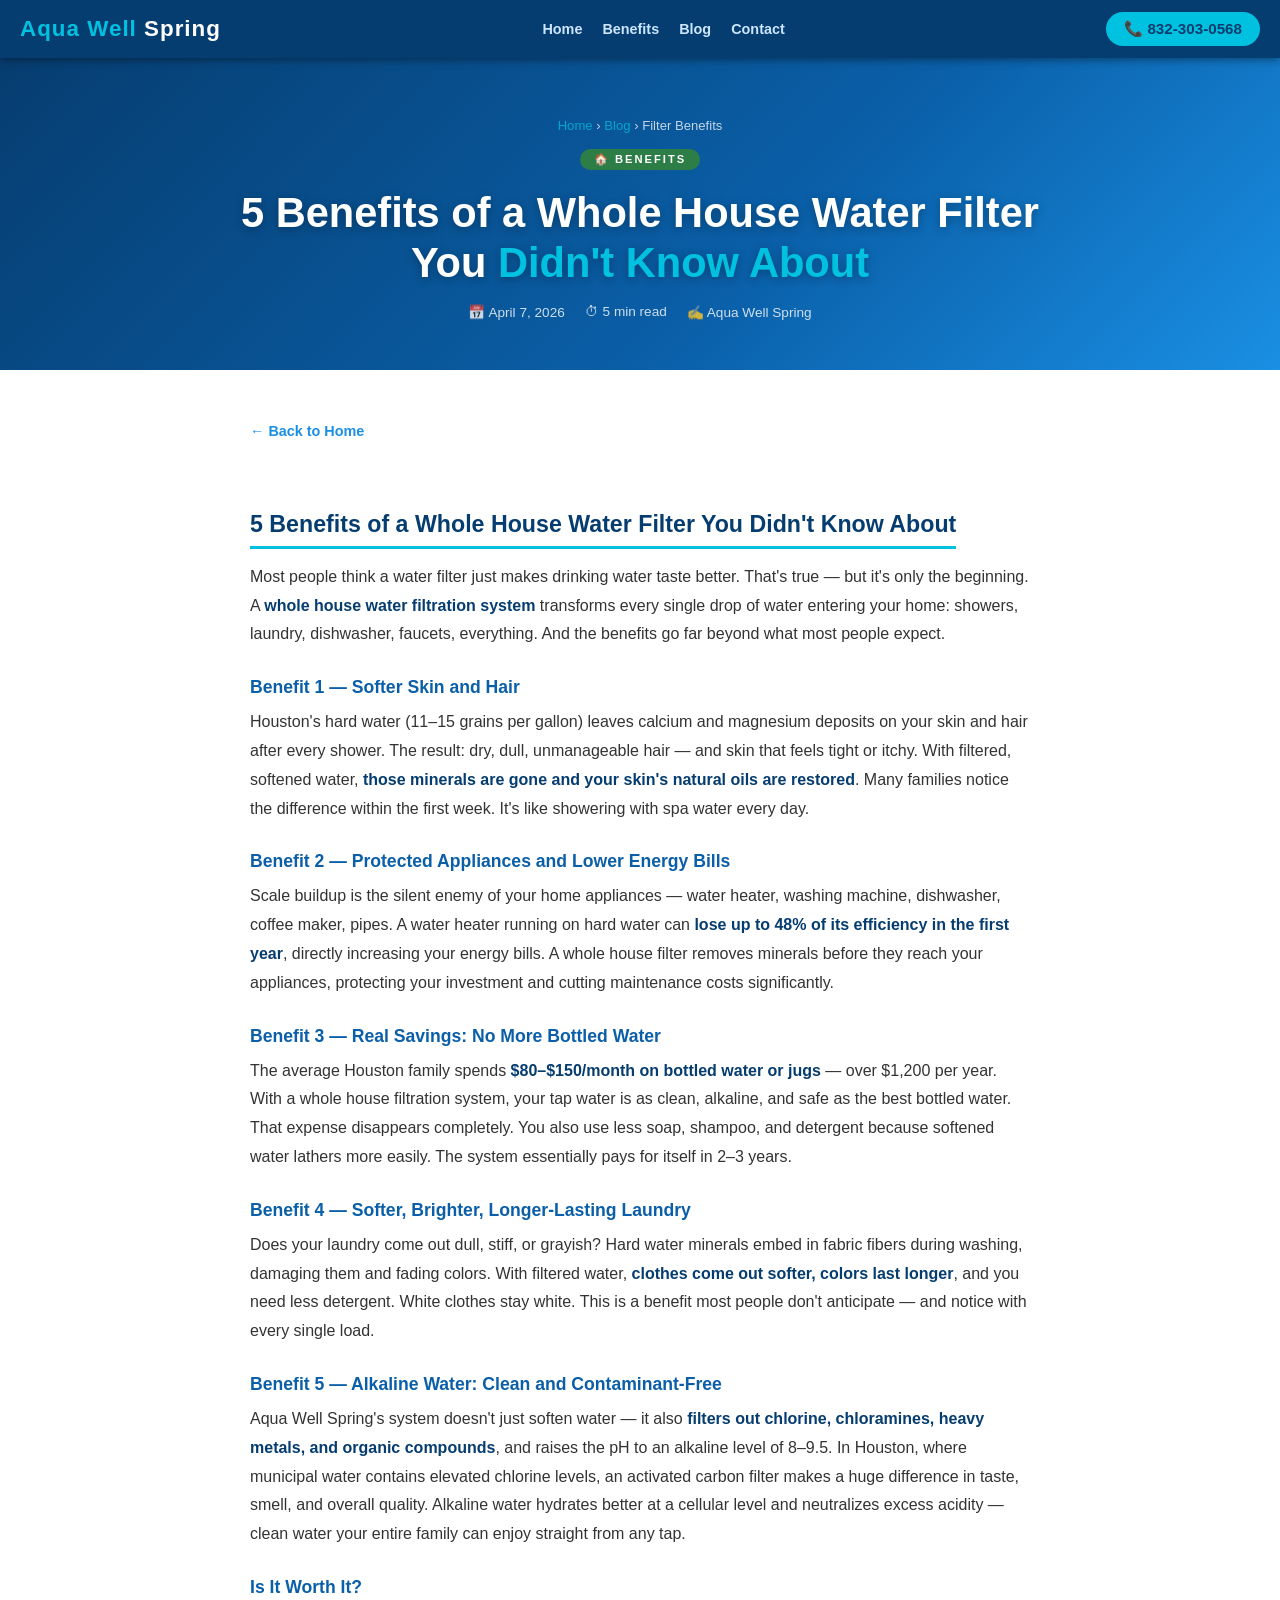
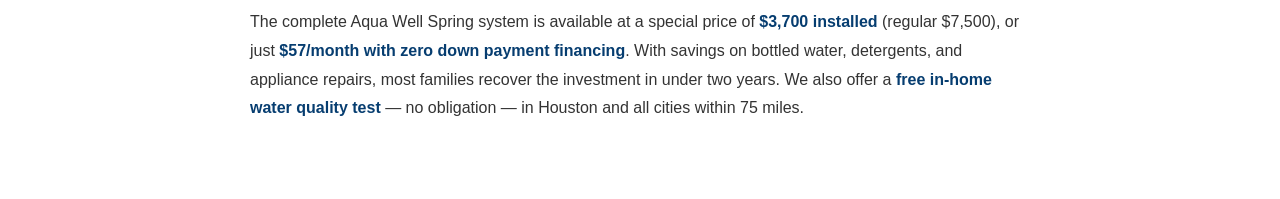
<file: benefits-whole-house-water-filter-en.html>
<!DOCTYPE html>
<html lang="en" prefix="og: https://ogp.me/ns#">
<head>
<meta charset="UTF-8">
<meta name="viewport" content="width=device-width, initial-scale=1.0">
<title>5 Benefits of a Whole House Water Filter in Houston | Aqua Well Spring</title>
<meta name="description" content="Discover the top 5 benefits of installing a whole house filter in Houston TX. Soft skin, protected appliances, and alkaline water for your whole family.">
<meta name="keywords" content="whole house water filter benefits Houston TX, alkaline water benefits, water softener benefits Texas, save on bottled water Houston">
<meta name="author" content="Aqua Well Spring">
<link rel="canonical" href="https://aquawellspring.com/blog/benefits-whole-house-water-filter-en.html">
<style>
  :root { --blue: #0a5fa8; --blue-dark: #063d70; --blue-light: #1a8fe3; --cyan: #00c2e0; --off-white: #f0f8ff; --gray: #4a5568; --gray-light: #e8f4fd; --red: #e53e3e; --green: #2d7d46; --gold: #d4a017; }
  * { box-sizing: border-box; margin: 0; padding: 0; }
  body { font-family: 'Open Sans', sans-serif; color: #222; background: #fff; }
  h1,h2,h3,h4 { font-family: 'Montserrat', sans-serif; }
  nav { background: var(--blue-dark); padding: 12px 20px; display: flex; align-items: center; justify-content: space-between; flex-wrap: wrap; gap: 10px; position: sticky; top: 0; z-index: 100; box-shadow: 0 2px 8px rgba(0,0,0,.4); }
  .nav-logo { font-family: 'Montserrat', sans-serif; font-weight: 900; font-size: 1.4rem; color: var(--cyan); letter-spacing: 1px; text-decoration: none; }
  .nav-logo span { color: #fff; }
  .nav-links { display: flex; align-items: center; gap: 20px; flex-wrap: wrap; }
  .nav-links a { color: #cce6ff; text-decoration: none; font-size: .9rem; font-weight: 600; transition: color .2s; }
  .nav-links a:hover { color: var(--cyan); }
  .nav-phone { background: var(--cyan); color: var(--blue-dark); padding: 8px 18px; border-radius: 30px; font-weight: 700; font-size: .95rem; text-decoration: none; transition: background .2s; }
  .nav-phone:hover { background: #fff; }
  .article-hero { background: linear-gradient(135deg, var(--blue-dark) 0%, var(--blue) 60%, var(--blue-light) 100%); color: #fff; padding: 60px 20px 50px; text-align: center; position: relative; overflow: hidden; }
  .article-hero-inner { position: relative; max-width: 820px; margin: 0 auto; }
  .article-breadcrumb { font-size: .82rem; opacity: .75; margin-bottom: 16px; }
  .article-breadcrumb a { color: var(--cyan); text-decoration: none; }
  .article-tag { display: inline-block; background: var(--green); color: #fff; font-weight: 700; font-size: .7rem; letter-spacing: 2px; padding: 4px 14px; border-radius: 20px; margin-bottom: 18px; text-transform: uppercase; }
  .article-hero h1 { font-size: clamp(1.6rem, 4vw, 2.6rem); font-weight: 900; line-height: 1.2; margin-bottom: 16px; text-shadow: 0 2px 10px rgba(0,0,0,.3); }
  .article-hero h1 span { color: var(--cyan); }
  .article-meta { display: flex; justify-content: center; gap: 20px; flex-wrap: wrap; font-size: .85rem; opacity: .8; }
  .article-wrap { max-width: 820px; margin: 0 auto; padding: 52px 20px 60px; }
  .article-content h2 { font-size: 1.45rem; font-weight: 800; color: var(--blue-dark); margin: 40px 0 14px; padding-bottom: 8px; border-bottom: 3px solid var(--cyan); display: inline-block; }
  .article-content h3 { font-size: 1.1rem; font-weight: 700; color: var(--blue); margin: 28px 0 10px; }
  .article-content p { font-size: 1rem; line-height: 1.8; color: #333; margin-bottom: 16px; }
  .article-content strong { color: var(--blue-dark); }
  .article-content ul, .article-content ol { padding-left: 22px; margin-bottom: 18px; }
  .article-content li { font-size: .98rem; line-height: 1.75; color: #333; margin-bottom: 6px; }
  .back-link { display: inline-flex; align-items: center; gap: 6px; color: var(--blue-light); text-decoration: none; font-weight: 600; font-size: .9rem; margin-bottom: 32px; }
  .back-link:hover { color: var(--cyan); }
</style>
</head>
<body>
<nav aria-label="Main Navigation">
  <a href="../index-en.html" class="nav-logo">Aqua Well<span> Spring</span></a>
  <div class="nav-links">
    <a href="../index-en.html#home">Home</a>
    <a href="../index-en.html#benefits">Benefits</a>
    <a href="../index-en.html#blog">Blog</a>
    <a href="../index-en.html#contact">Contact</a>
  </div>
  <a href="tel:8323030568" class="nav-phone">📞 832-303-0568</a>
</nav>

<header class="article-hero">
  <div class="article-hero-inner">
    <p class="article-breadcrumb">
      <a href="../index-en.html">Home</a> &rsaquo; <a href="../index-en.html#blog">Blog</a> &rsaquo; Filter Benefits
    </p>
    <span class="article-tag">🏠 Benefits</span>
    <h1>5 Benefits of a Whole House Water Filter <br>You <span>Didn't Know About</span></h1>
    <div class="article-meta">
      <span>📅 April 7, 2026</span>
      <span>⏱ 5 min read</span>
      <span>✍️ Aqua Well Spring</span>
    </div>
  </div>
</header>

<main>
<div class="article-wrap">
  <a href="index-en.html" class="back-link">← Back to Home</a>
  
  <article class="article-content" lang="en">
      <h2>5 Benefits of a Whole House Water Filter You Didn't Know About</h2>
      <p>Most people think a water filter just makes drinking water taste better. That's true — but it's only the beginning. A <strong>whole house water filtration system</strong> transforms every single drop of water entering your home: showers, laundry, dishwasher, faucets, everything. And the benefits go far beyond what most people expect.</p>

      <h3>Benefit 1 — Softer Skin and Hair</h3>
      <p>Houston's hard water (11–15 grains per gallon) leaves calcium and magnesium deposits on your skin and hair after every shower. The result: dry, dull, unmanageable hair — and skin that feels tight or itchy. With filtered, softened water, <strong>those minerals are gone and your skin's natural oils are restored</strong>. Many families notice the difference within the first week. It's like showering with spa water every day.</p>

      <h3>Benefit 2 — Protected Appliances and Lower Energy Bills</h3>
      <p>Scale buildup is the silent enemy of your home appliances — water heater, washing machine, dishwasher, coffee maker, pipes. A water heater running on hard water can <strong>lose up to 48% of its efficiency in the first year</strong>, directly increasing your energy bills. A whole house filter removes minerals before they reach your appliances, protecting your investment and cutting maintenance costs significantly.</p>

      <h3>Benefit 3 — Real Savings: No More Bottled Water</h3>
      <p>The average Houston family spends <strong>$80–$150/month on bottled water or jugs</strong> — over $1,200 per year. With a whole house filtration system, your tap water is as clean, alkaline, and safe as the best bottled water. That expense disappears completely. You also use less soap, shampoo, and detergent because softened water lathers more easily. The system essentially pays for itself in 2–3 years.</p>

      <h3>Benefit 4 — Softer, Brighter, Longer-Lasting Laundry</h3>
      <p>Does your laundry come out dull, stiff, or grayish? Hard water minerals embed in fabric fibers during washing, damaging them and fading colors. With filtered water, <strong>clothes come out softer, colors last longer</strong>, and you need less detergent. White clothes stay white. This is a benefit most people don't anticipate — and notice with every single load.</p>

      <h3>Benefit 5 — Alkaline Water: Clean and Contaminant-Free</h3>
      <p>Aqua Well Spring's system doesn't just soften water — it also <strong>filters out chlorine, chloramines, heavy metals, and organic compounds</strong>, and raises the pH to an alkaline level of 8–9.5. In Houston, where municipal water contains elevated chlorine levels, an activated carbon filter makes a huge difference in taste, smell, and overall quality. Alkaline water hydrates better at a cellular level and neutralizes excess acidity — clean water your entire family can enjoy straight from any tap.</p>

      <h3>Is It Worth It?</h3>
      <p>The complete Aqua Well Spring system is available at a special price of <strong>$3,700 installed</strong> (regular $7,500), or just <strong>$57/month with zero down payment financing</strong>. With savings on bottled water, detergents, and appliance repairs, most families recover the investment in under two years. We also offer a <strong>free in-home water quality test</strong> — no obligation — in Houston and all cities within 75 miles.</p>
  </article>
</div>
</main>
</body>
</html>
</file>
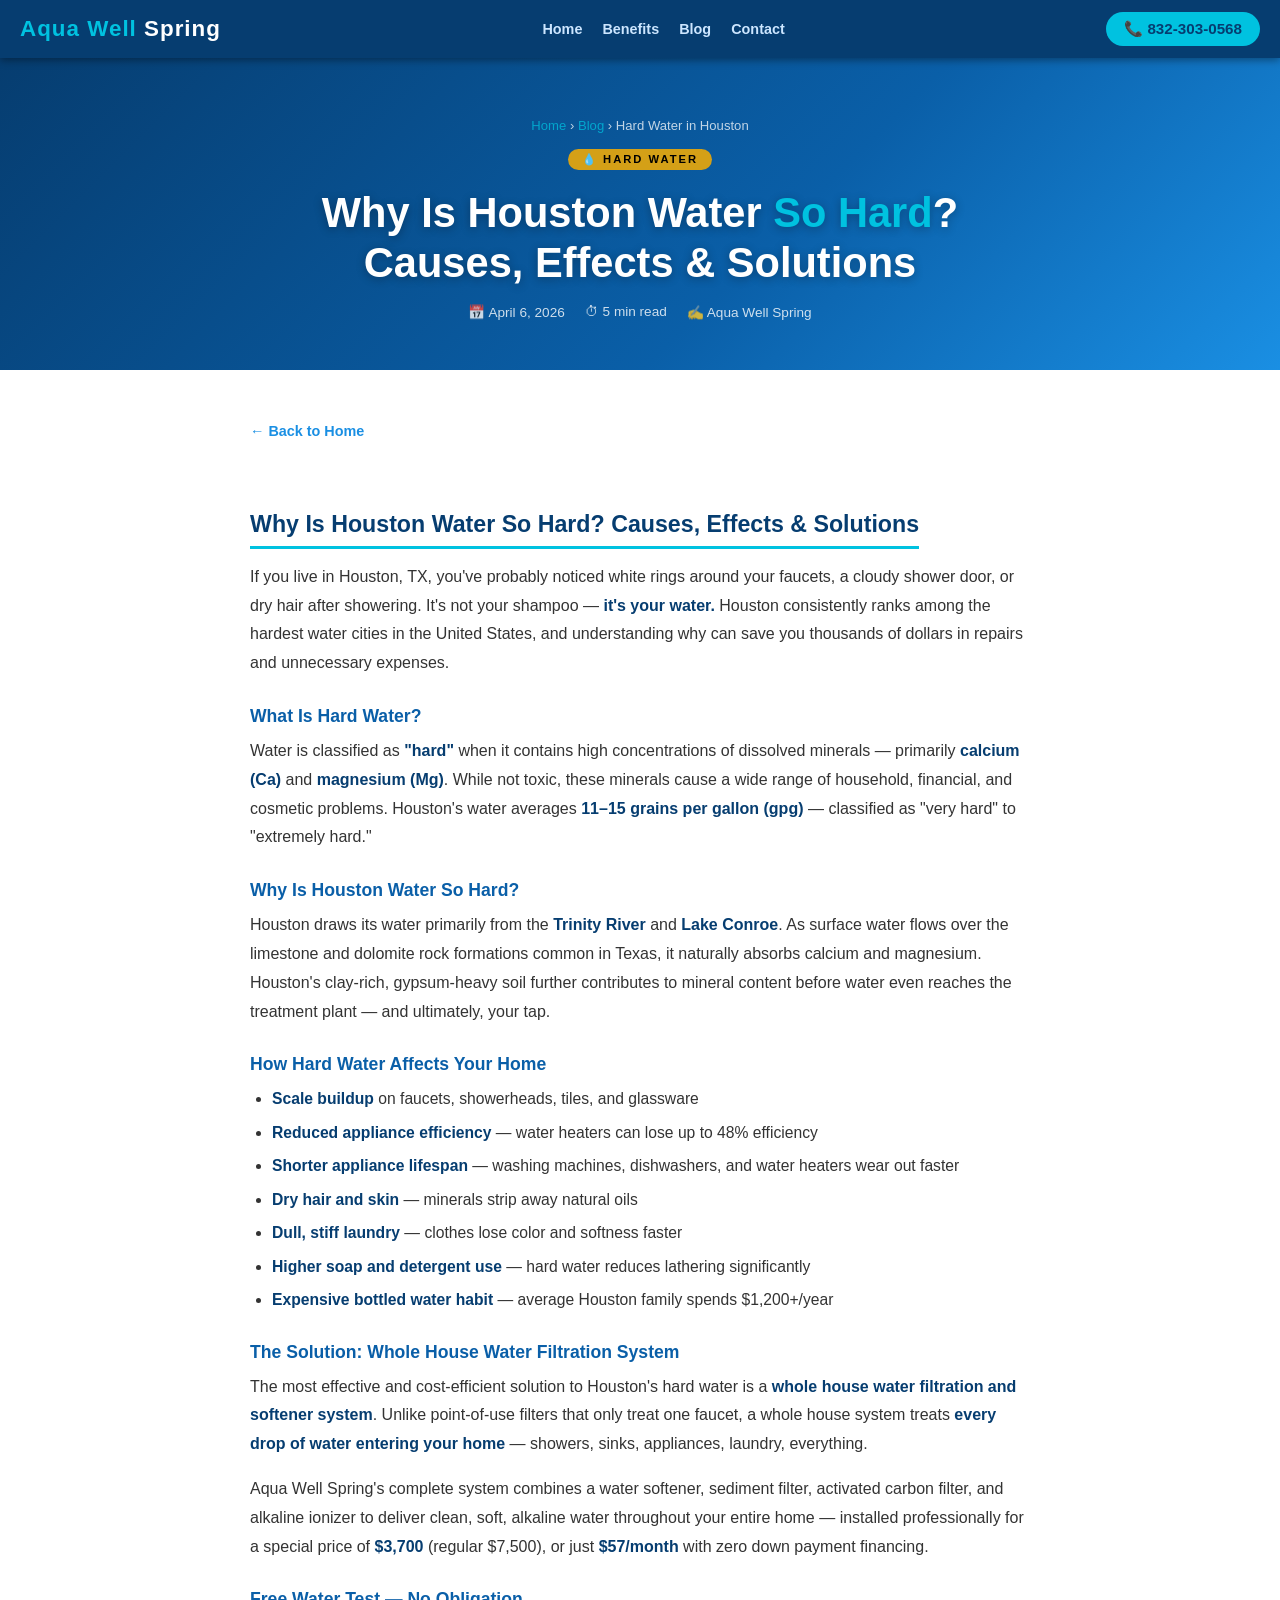
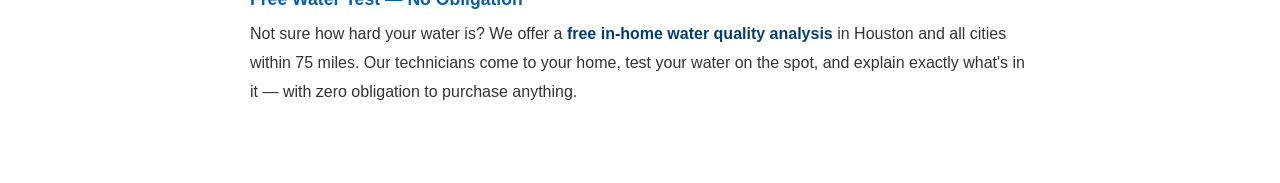
<file: hard-water-houston-en.html>
<!DOCTYPE html>
<html lang="en" prefix="og: https://ogp.me/ns#">
<head>
<meta charset="UTF-8">
<meta name="viewport" content="width=device-width, initial-scale=1.0">
<title>Why Is Houston Water So Hard? Causes, Effects & Solutions | Aqua Well Spring</title>
<meta name="description" content="Houston water contains high levels of calcium and magnesium. Discover how hard water affects your home, health, and appliances — and how a whole house filter solves it.">
<meta name="keywords" content="hard water Houston TX, Houston hard water filter, calcium Houston water, whole house filter hard water Houston, water softener Houston">
<meta name="author" content="Aqua Well Spring">
<link rel="canonical" href="https://aquawellspring.com/blog/hard-water-houston-en.html">
<style>
  :root { --blue: #0a5fa8; --blue-dark: #063d70; --blue-light: #1a8fe3; --cyan: #00c2e0; --off-white: #f0f8ff; --gray: #4a5568; --gray-light: #e8f4fd; --red: #e53e3e; --green: #2d7d46; --gold: #d4a017; }
  * { box-sizing: border-box; margin: 0; padding: 0; }
  body { font-family: 'Open Sans', sans-serif; color: #222; background: #fff; }
  h1,h2,h3,h4 { font-family: 'Montserrat', sans-serif; }
  nav { background: var(--blue-dark); padding: 12px 20px; display: flex; align-items: center; justify-content: space-between; flex-wrap: wrap; gap: 10px; position: sticky; top: 0; z-index: 100; box-shadow: 0 2px 8px rgba(0,0,0,.4); }
  .nav-logo { font-family: 'Montserrat', sans-serif; font-weight: 900; font-size: 1.4rem; color: var(--cyan); letter-spacing: 1px; text-decoration: none; }
  .nav-logo span { color: #fff; }
  .nav-links { display: flex; align-items: center; gap: 20px; flex-wrap: wrap; }
  .nav-links a { color: #cce6ff; text-decoration: none; font-size: .9rem; font-weight: 600; transition: color .2s; }
  .nav-links a:hover { color: var(--cyan); }
  .nav-phone { background: var(--cyan); color: var(--blue-dark); padding: 8px 18px; border-radius: 30px; font-weight: 700; font-size: .95rem; text-decoration: none; transition: background .2s; }
  .nav-phone:hover { background: #fff; }
  .article-hero { background: linear-gradient(135deg, var(--blue-dark) 0%, var(--blue) 60%, var(--blue-light) 100%); color: #fff; padding: 60px 20px 50px; text-align: center; position: relative; overflow: hidden; }
  .article-hero-inner { position: relative; max-width: 820px; margin: 0 auto; }
  .article-breadcrumb { font-size: .82rem; opacity: .75; margin-bottom: 16px; }
  .article-breadcrumb a { color: var(--cyan); text-decoration: none; }
  .article-tag { display: inline-block; background: var(--gold); color: #000; font-weight: 700; font-size: .7rem; letter-spacing: 2px; padding: 4px 14px; border-radius: 20px; margin-bottom: 18px; text-transform: uppercase; }
  .article-hero h1 { font-size: clamp(1.6rem, 4vw, 2.6rem); font-weight: 900; line-height: 1.2; margin-bottom: 16px; text-shadow: 0 2px 10px rgba(0,0,0,.3); }
  .article-hero h1 span { color: var(--cyan); }
  .article-meta { display: flex; justify-content: center; gap: 20px; flex-wrap: wrap; font-size: .85rem; opacity: .8; }
  .article-wrap { max-width: 820px; margin: 0 auto; padding: 52px 20px 60px; }
  .article-content h2 { font-size: 1.45rem; font-weight: 800; color: var(--blue-dark); margin: 40px 0 14px; padding-bottom: 8px; border-bottom: 3px solid var(--cyan); display: inline-block; }
  .article-content h3 { font-size: 1.1rem; font-weight: 700; color: var(--blue); margin: 28px 0 10px; }
  .article-content p { font-size: 1rem; line-height: 1.8; color: #333; margin-bottom: 16px; }
  .article-content strong { color: var(--blue-dark); }
  .article-content ul, .article-content ol { padding-left: 22px; margin-bottom: 18px; }
  .article-content li { font-size: .98rem; line-height: 1.75; color: #333; margin-bottom: 6px; }
  .back-link { display: inline-flex; align-items: center; gap: 6px; color: var(--blue-light); text-decoration: none; font-weight: 600; font-size: .9rem; margin-bottom: 32px; }
  .back-link:hover { color: var(--cyan); }
</style>
</head>
<body>
<nav aria-label="Main Navigation">
  <a href="index-en.html" class="nav-logo">Aqua Well<span> Spring</span></a>
  <div class="nav-links">
    <a href="index-en.html#home">Home</a>
    <a href="index-en.html#benefits">Benefits</a>
    <a href="index-en.html#blog">Blog</a>
    <a href="index-en.html#contact">Contact</a>
  </div>
  <a href="tel:8323030568" class="nav-phone">📞 832-303-0568</a>
</nav>

<header class="article-hero">
  <div class="article-hero-inner">
    <p class="article-breadcrumb">
      <a href="index-en.html">Home</a> &rsaquo; <a href="index-en.html#blog">Blog</a> &rsaquo; Hard Water in Houston
    </p>
    <span class="article-tag">💧 Hard Water</span>
    <h1>Why Is Houston Water <span>So Hard</span>?<br>Causes, Effects & Solutions</h1>
    <div class="article-meta">
      <span>📅 April 6, 2026</span>
      <span>⏱ 5 min read</span>
      <span>✍️ Aqua Well Spring</span>
    </div>
  </div>
</header>

<main>
<div class="article-wrap">
  <a href="index-en.html" class="back-link">← Back to Home</a>
  
  <article class="article-content" lang="en">
      <h2>Why Is Houston Water So Hard? Causes, Effects & Solutions</h2>
      <p>If you live in Houston, TX, you've probably noticed white rings around your faucets, a cloudy shower door, or dry hair after showering. It's not your shampoo — <strong>it's your water.</strong> Houston consistently ranks among the hardest water cities in the United States, and understanding why can save you thousands of dollars in repairs and unnecessary expenses.</p>

      <h3>What Is Hard Water?</h3>
      <p>Water is classified as <strong>"hard"</strong> when it contains high concentrations of dissolved minerals — primarily <strong>calcium (Ca)</strong> and <strong>magnesium (Mg)</strong>. While not toxic, these minerals cause a wide range of household, financial, and cosmetic problems. Houston's water averages <strong>11–15 grains per gallon (gpg)</strong> — classified as "very hard" to "extremely hard."</p>

      <h3>Why Is Houston Water So Hard?</h3>
      <p>Houston draws its water primarily from the <strong>Trinity River</strong> and <strong>Lake Conroe</strong>. As surface water flows over the limestone and dolomite rock formations common in Texas, it naturally absorbs calcium and magnesium. Houston's clay-rich, gypsum-heavy soil further contributes to mineral content before water even reaches the treatment plant — and ultimately, your tap.</p>

      <h3>How Hard Water Affects Your Home</h3>
      <ul>
        <li><strong>Scale buildup</strong> on faucets, showerheads, tiles, and glassware</li>
        <li><strong>Reduced appliance efficiency</strong> — water heaters can lose up to 48% efficiency</li>
        <li><strong>Shorter appliance lifespan</strong> — washing machines, dishwashers, and water heaters wear out faster</li>
        <li><strong>Dry hair and skin</strong> — minerals strip away natural oils</li>
        <li><strong>Dull, stiff laundry</strong> — clothes lose color and softness faster</li>
        <li><strong>Higher soap and detergent use</strong> — hard water reduces lathering significantly</li>
        <li><strong>Expensive bottled water habit</strong> — average Houston family spends $1,200+/year</li>
      </ul>

      <h3>The Solution: Whole House Water Filtration System</h3>
      <p>The most effective and cost-efficient solution to Houston's hard water is a <strong>whole house water filtration and softener system</strong>. Unlike point-of-use filters that only treat one faucet, a whole house system treats <strong>every drop of water entering your home</strong> — showers, sinks, appliances, laundry, everything.</p>

      <p>Aqua Well Spring's complete system combines a water softener, sediment filter, activated carbon filter, and alkaline ionizer to deliver clean, soft, alkaline water throughout your entire home — installed professionally for a special price of <strong>$3,700</strong> (regular $7,500), or just <strong>$57/month</strong> with zero down payment financing.</p>

      <h3>Free Water Test — No Obligation</h3>
      <p>Not sure how hard your water is? We offer a <strong>free in-home water quality analysis</strong> in Houston and all cities within 75 miles. Our technicians come to your home, test your water on the spot, and explain exactly what's in it — with zero obligation to purchase anything.</p>
  </article>
</div>
</main>
</body>
</html>
</file>
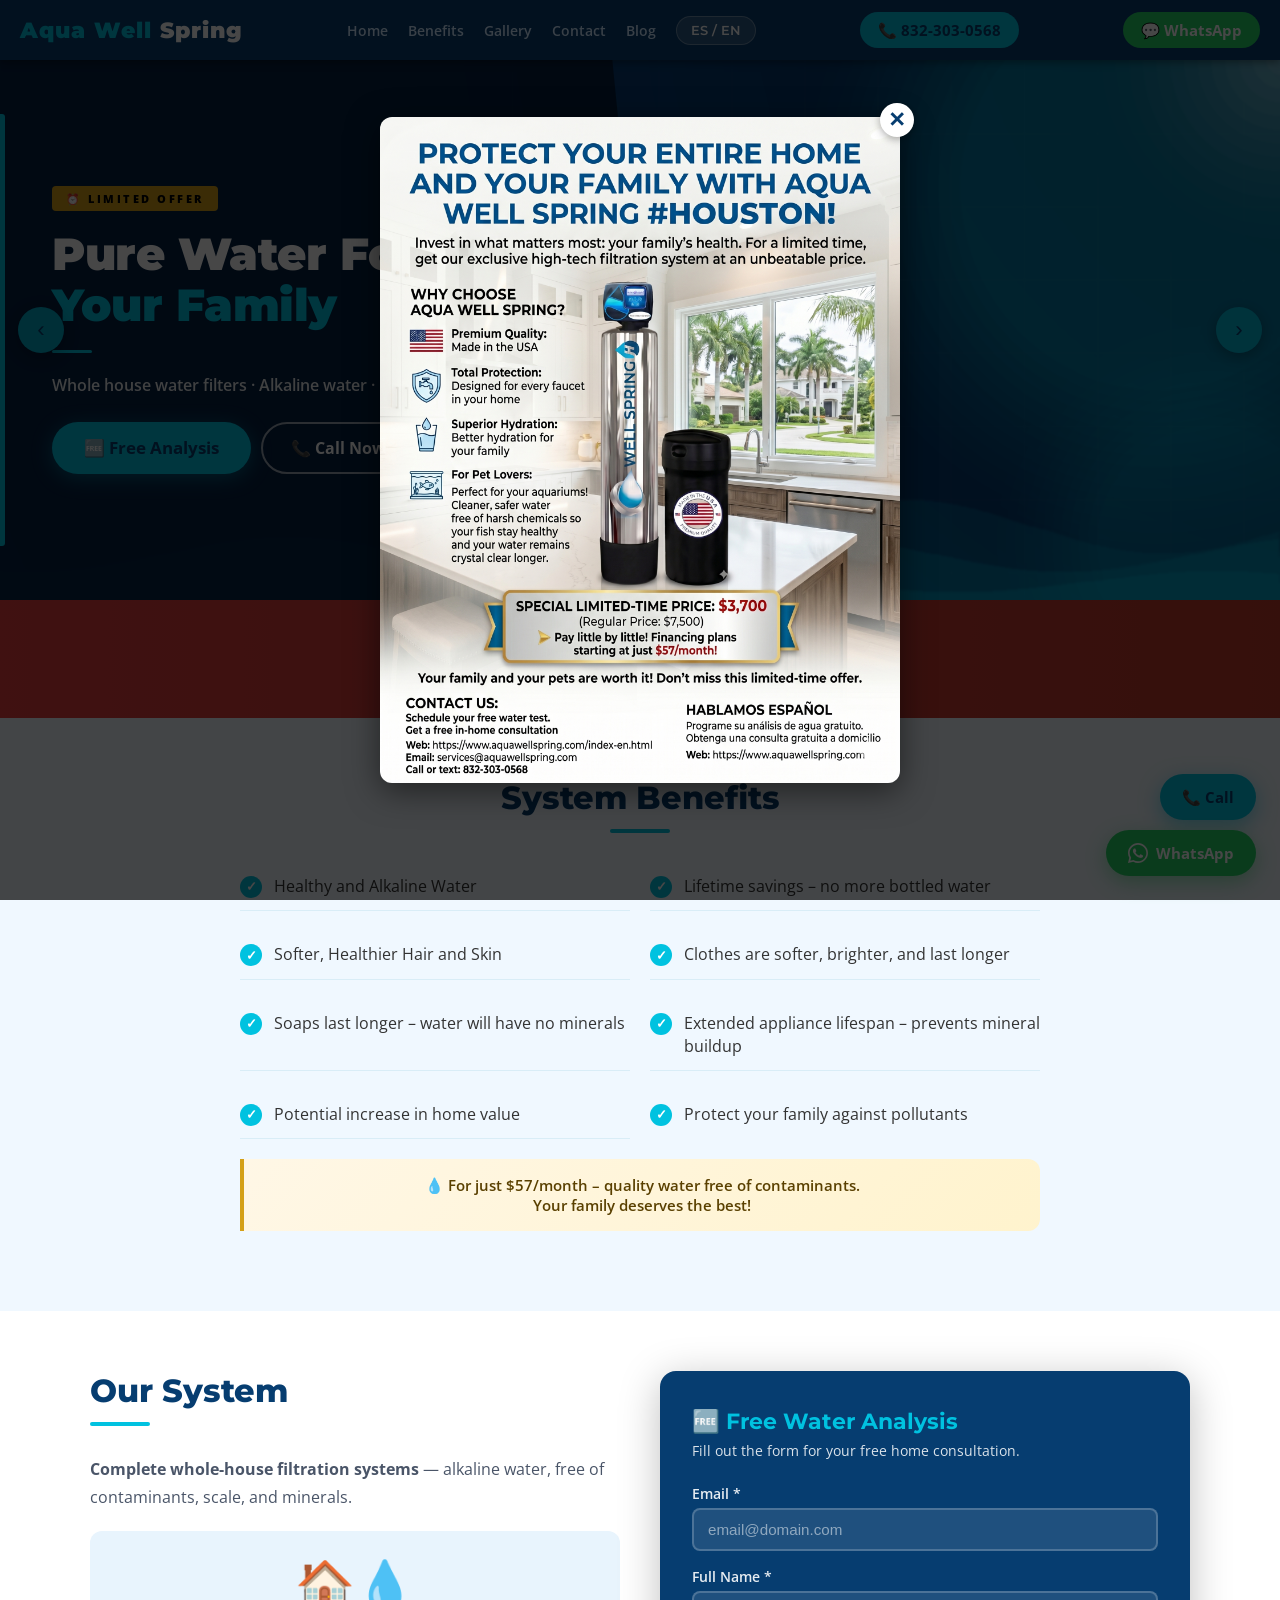
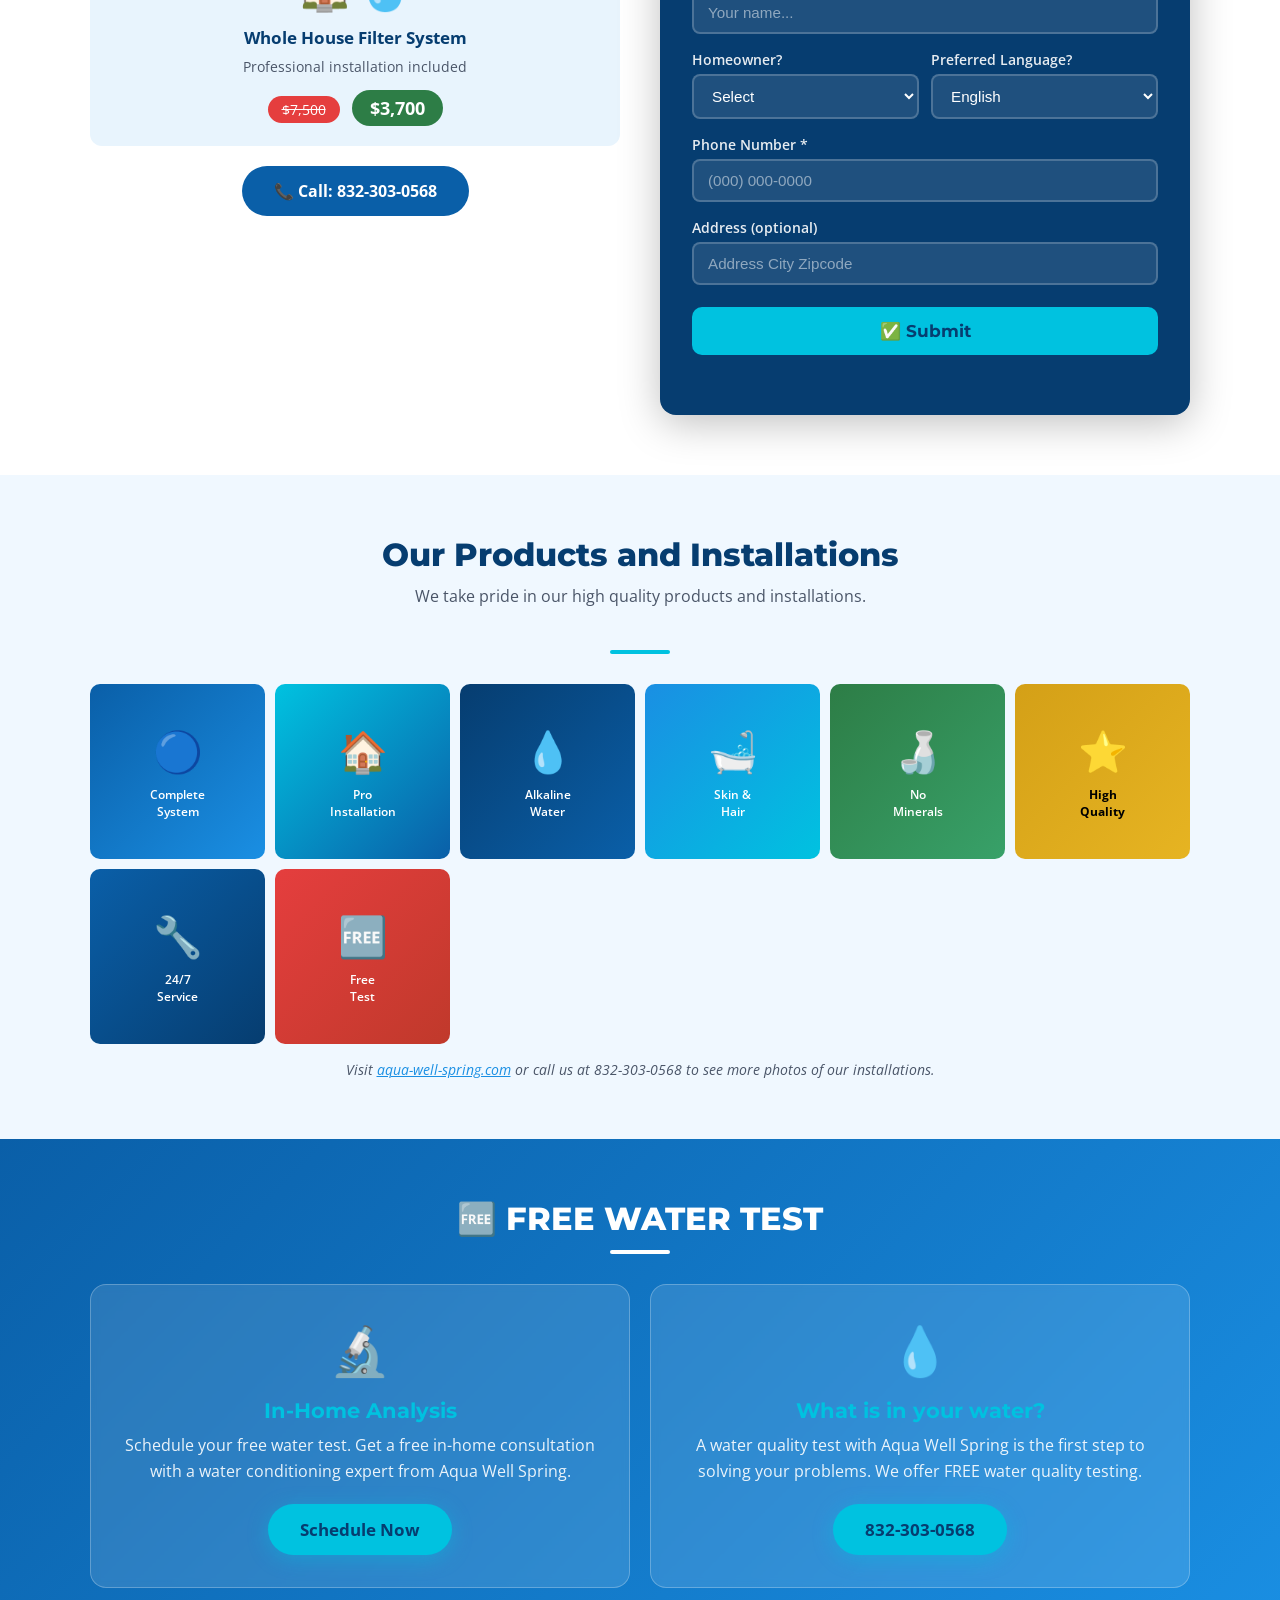
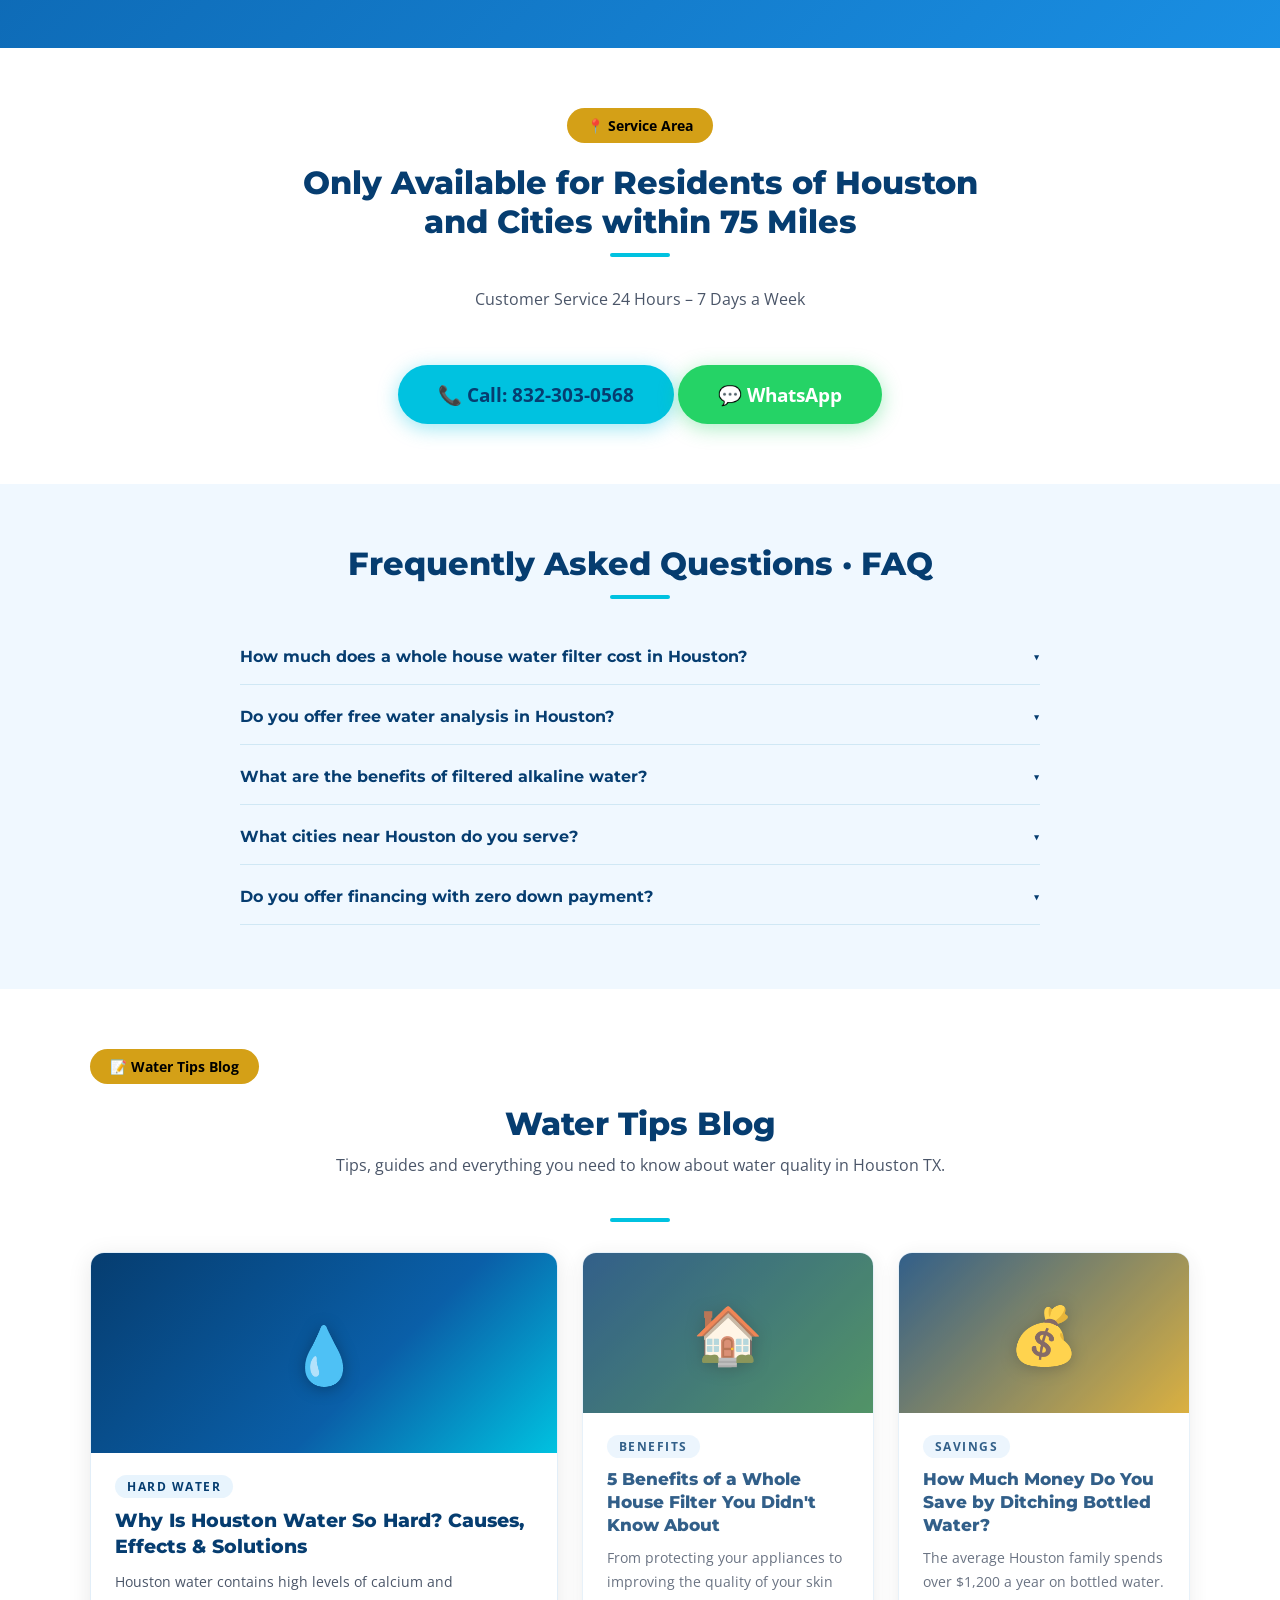
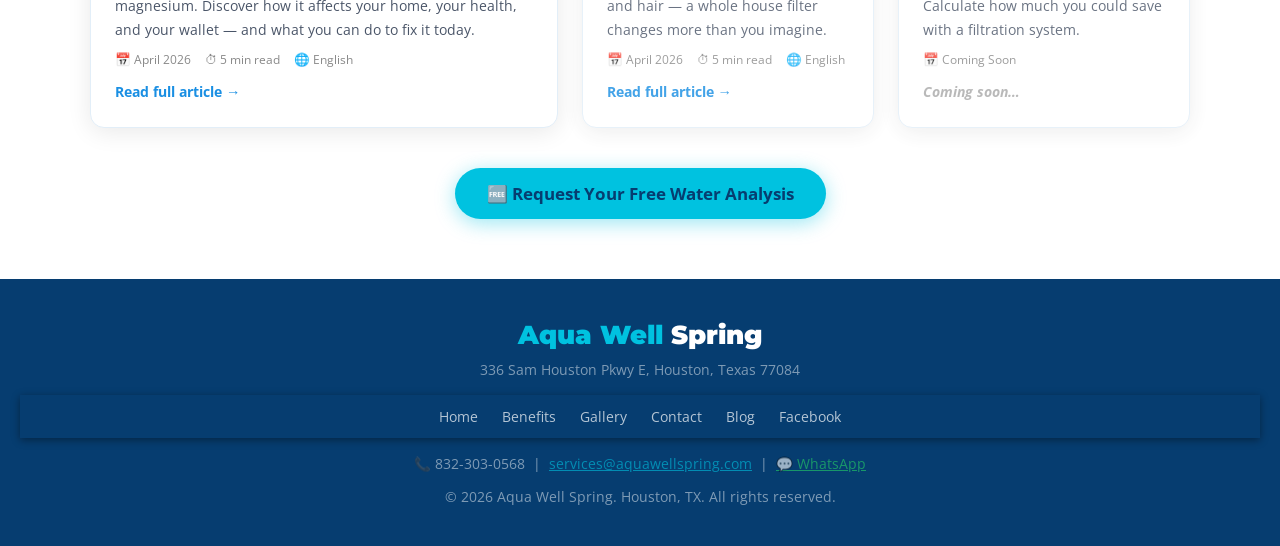
<file: index-en.html>
<!DOCTYPE html>
<html lang="en" prefix="og: https://ogp.me/ns#">
<head>
<meta charset="UTF-8">
<meta name="viewport" content="width=device-width, initial-scale=1.0">

<title>Aqua Well Spring | Water Filters Houston TX</title>
<meta name="description" content="Aqua Well Spring offers whole house water filters in Houston TX. Alkaline, contaminant-free water.">
<meta name="keywords" content="water filter Houston, whole house water filter Houston TX, alkaline water filter Houston, water softener Houston Texas, water purifier Houston, water filter Houston 77084, hard water Houston, aqua well spring, water conditioner Houston">
<meta name="author" content="Aqua Well Spring">
<meta name="robots" content="index, follow, max-snippet:-1, max-image-preview:large, max-video-preview:-1">
<meta name="googlebot" content="index, follow">
  
<link rel="canonical" href="https://www.aquawellspring.com/index-en.html">

<meta name="geo.region" content="US-TX">
<meta name="geo.placename" content="Houston, Texas">
<meta name="geo.position" content="29.7604;-95.3698">
<meta name="ICBM" content="29.7604, -95.3698">

<meta property="og:type" content="website">
<meta property="og:url" content="https://www.aquawellspring.com/index-en.html">
<meta property="og:title" content="Aqua Well Spring – Water Filters Houston TX | $3,700 Special">
<meta property="og:description" content="Whole house water filters in Houston TX. Alkaline, contaminant-free water. FREE in-home water analysis. Only $57/month!">
<meta property="og:image" content="https://www.aquawellspring.com/og-image.jpg">
<meta property="og:image:width" content="1200">
<meta property="og:image:height" content="630">
<meta property="og:image:alt" content="Aqua Well Spring – Water Filters Houston TX">
<meta property="og:site_name" content="Aqua Well Spring">
<meta property="og:locale" content="en_US">
<meta property="og:locale:alternate" content="es_US">

<meta name="twitter:card" content="summary_large_image">
<meta name="twitter:title" content="Aqua Well Spring – Water Filters Houston TX">
<meta name="twitter:description" content="Whole house water filters in Houston TX. Alkaline, contaminant-free water. FREE analysis. Only $57/month!">
<meta name="twitter:image" content="https://www.aquawellspring.com/og-image.jpg">

<script async src="https://www.googletagmanager.com/gtag/js?id=G-KNBWLH6W06"></script>
<script>
  window.dataLayer = window.dataLayer || [];
  function gtag(){dataLayer.push(arguments);}
  gtag('js', new Date());
  gtag('config', 'G-KNBWLH6W06');
</script>

<!-- Google tag (gtag.js) -->
<script async src="https://www.googletagmanager.com/gtag/js?id=G-DVB1QPXF6R">
</script>
<script>
  window.dataLayer = window.dataLayer || [];
  function gtag(){dataLayer.push(arguments);}
  gtag('js', new Date());

  gtag('config', 'G-DVB1QPXF6R');
</script>

<script type="application/ld+json">
{
  "@context": "https://schema.org",
  "@type": "LocalBusiness",
  "@id": "https://www.aquawellspring.com/#business",
  "name": "Aqua Well Spring",
  "description": "Whole house water filtration and softener systems in Houston TX. Alkaline water, contaminant-free. Free water quality analysis.",
  "url": "https://www.aquawellspring.com",
  "telephone": "+1-832-303-0568",
  "email": "services@aquawellspring.com",
  "image": "https://www.aquawellspring.com/og-image.jpg",
  "priceRange": "$$",
  "currenciesAccepted": "USD",
  "paymentAccepted": "Cash, Credit Card, Financing",
  "openingHours": "Mo-Su 00:00-24:00",
  "address": {
    "@type": "PostalAddress",
    "streetAddress": "336 Sam Houston Pkwy E",
    "addressLocality": "Houston",
    "addressRegion": "TX",
    "postalCode": "77084",
    "addressCountry": "US"
  },
  "geo": {
    "@type": "GeoCoordinates",
    "latitude": 29.7604,
    "longitude": -95.3698
  },
  "areaServed": [
    { "@type": "City", "name": "Houston" },
    { "@type": "City", "name": "Katy" },
    { "@type": "City", "name": "Sugar Land" },
    { "@type": "City", "name": "Pearland" },
    { "@type": "City", "name": "The Woodlands" },
    { "@type": "City", "name": "Pasadena" },
    { "@type": "City", "name": "Baytown" },
    { "@type": "City", "name": "League City" }
  ],
  "hasOfferCatalog": {
    "@type": "OfferCatalog",
    "name": "Water Filtration Systems",
    "itemListElement": [
      {
        "@type": "Offer",
        "itemOffered": {
          "@type": "Service",
          "name": "Whole House Water Filter System",
          "description": "Complete whole house water filtration and softener system. Alkaline water, removes contaminants, minerals, and scale."
        },
        "price": "3700",
        "priceCurrency": "USD",
        "priceValidUntil": "2026-12-31",
        "availability": "https://schema.org/InStock"
      }
    ]
  }
}
</script>

<script type="application/ld+json">
{
  "@context": "https://schema.org",
  "@type": "FAQPage",
  "mainEntity": [
    {
      "@type": "Question",
      "name": "How much does a whole house water filter cost in Houston TX?",
      "acceptedAnswer": {
        "@type": "Answer",
        "text": "Aqua Well Spring offers complete whole house water filtration systems for just $3,700 (limited time special price, regular $7,500). Also available for $57/month with financing."
      }
    },
    {
      "@type": "Question",
      "name": "Do you offer free water analysis in Houston?",
      "acceptedAnswer": {
        "@type": "Answer",
        "text": "Yes, Aqua Well Spring offers FREE in-home water quality testing in Houston and cities within 75 miles. Call 832-303-0568."
      }
    },
    {
      "@type": "Question",
      "name": "What areas do you serve in the Houston area?",
      "acceptedAnswer": {
        "@type": "Answer",
        "text": "We serve Houston and all cities within a 75-mile radius, including Katy, Sugar Land, Pearland, The Woodlands, Pasadena, Baytown, and League City."
      }
    }
  ]
}
</script>

<link rel="preconnect" href="https://fonts.googleapis.com">
<link rel="preconnect" href="https://fonts.gstatic.com" crossorigin>
<link href="https://fonts.googleapis.com/css2?family=Montserrat:wght@400;600;700;900&family=Open+Sans:wght@400;600&display=swap" rel="stylesheet">
<style>
  :root { --blue: #0a5fa8; --blue-dark: #063d70; --blue-light: #1a8fe3; --cyan: #00c2e0; --white: #ffffff; --off-white: #f0f8ff; --gray: #4a5568; --gray-light: #e8f4fd; --red: #e53e3e; --green: #2d7d46; --gold: #d4a017; }
  * { box-sizing: border-box; margin: 0; padding: 0; }
  body { font-family: 'Open Sans', sans-serif; color: #222; background: #fff; }
  h1,h2,h3,h4 { font-family: 'Montserrat', sans-serif; }
  nav { background: var(--blue-dark); padding: 12px 20px; display: flex; align-items: center; justify-content: space-between; flex-wrap: wrap; gap: 10px; position: sticky; top: 0; z-index: 100; box-shadow: 0 2px 8px rgba(0,0,0,.4); }
  .nav-logo { font-family: 'Montserrat', sans-serif; font-weight: 900; font-size: 1.4rem; color: var(--cyan); letter-spacing: 1px; }
  .nav-logo span { color: #fff; }
  .nav-links { display: flex; align-items: center; gap: 20px; flex-wrap: wrap; }
  .nav-links a { color: #cce6ff; text-decoration: none; font-size: .9rem; font-weight: 600; transition: color .2s; }
  .nav-links a:hover { color: var(--cyan); }
  .nav-phone { background: var(--cyan); color: var(--blue-dark); padding: 8px 18px; border-radius: 30px; font-weight: 700; font-size: .95rem; text-decoration: none; transition: background .2s; }
  .nav-phone:hover { background: #fff; }
  .hero-carousel { position: relative; width: 100%; height: 540px; overflow: hidden; background: var(--blue-dark); }
  @media(max-width:768px) { .hero-carousel { height: 420px; } }
  @media(max-width:480px) { .hero-carousel { height: 340px; } }
  .carousel-track { display: flex; width: 500%; height: 100%; transition: transform 0.7s cubic-bezier(0.77,0,0.18,1); }
  .carousel-slide { width: 20%; height: 100%; position: relative; flex-shrink: 0; }
  .carousel-slide img { width: 100%; height: 100%; object-fit: cover; object-position: center top; display: block; }
  .slide-overlay { position: absolute; inset: 0; display: flex; align-items: stretch; }
  .slide-content { width: 52%; background: rgba(4, 28, 60, 0.93); display: flex; flex-direction: column; justify-content: center; padding: 48px 52px; position: relative; clip-path: polygon(0 0, 92% 0, 100% 100%, 0 100%); }
  .slide-content::before { content: ''; position: absolute; left: 0; top: 10%; bottom: 10%; width: 5px; background: var(--cyan); border-radius: 0 3px 3px 0; }
  @media(max-width:900px) { .slide-content { width: 70%; padding: 32px 32px; clip-path: polygon(0 0, 94% 0, 100% 100%, 0 100%); } }
  @media(max-width:600px) { .slide-content { width: 100%; clip-path: none; background: rgba(4, 28, 60, 0.88); padding: 28px 24px; justify-content: flex-end; } }
  .slide-badge { display: inline-flex; align-items: center; gap: 6px; background: var(--gold); color: #000; font-weight: 800; font-size: .68rem; letter-spacing: 2.5px; padding: 5px 14px; border-radius: 4px; margin-bottom: 18px; text-transform: uppercase; width: fit-content; }
  .slide-title { font-family: 'Montserrat', sans-serif; font-size: clamp(1.7rem, 3.5vw, 2.8rem); font-weight: 900; line-height: 1.12; color: #fff; margin-bottom: 6px; letter-spacing: -0.5px; }
  .slide-title .accent { color: var(--cyan); }
  .slide-sub-en { font-size: clamp(.88rem, 1.5vw, 1rem); color: rgba(255,255,255,.9); line-height: 1.55; margin-bottom: 24px; font-weight: 600; }
  .slide-divider { width: 40px; height: 3px; background: var(--cyan); border-radius: 2px; margin: 14px 0 20px; }
  .hero-cta-group { display: flex; gap: 10px; flex-wrap: wrap; }
  .carousel-btn { position: absolute; top: 50%; transform: translateY(-50%); background: rgba(0,194,224,.85); color: var(--blue-dark); border: none; width: 46px; height: 46px; border-radius: 50%; font-size: 1.4rem; cursor: pointer; z-index: 10; display: flex; align-items: center; justify-content: center; transition: background .2s, transform .2s; box-shadow: 0 4px 16px rgba(0,0,0,.3); line-height: 1; }
  .carousel-btn:hover { background: #fff; transform: translateY(-50%) scale(1.1); }
  .carousel-btn.prev { left: 18px; }
  .carousel-btn.next { right: 18px; }
  .carousel-dots { position: absolute; bottom: 18px; left: 50%; transform: translateX(-50%); display: flex; gap: 9px; z-index: 10; }
  .carousel-dot { width: 10px; height: 10px; border-radius: 50%; background: rgba(255,255,255,.45); border: none; cursor: pointer; transition: background .3s, transform .3s; padding: 0; }
  .carousel-dot.active { background: var(--cyan); transform: scale(1.35); }
  .btn-primary { background: var(--cyan); color: var(--blue-dark); padding: 14px 32px; border-radius: 40px; font-weight: 700; font-size: 1.05rem; text-decoration: none; display: inline-block; transition: transform .2s, box-shadow .2s; box-shadow: 0 4px 20px rgba(0,194,224,.4); }
  .btn-primary:hover { transform: translateY(-2px); box-shadow: 0 8px 30px rgba(0,194,224,.5); }
  .btn-outline { border: 2px solid rgba(255,255,255,.6); color: #fff; padding: 13px 28px; border-radius: 40px; font-weight: 700; font-size: 1rem; text-decoration: none; display: inline-block; transition: background .2s; }
  .btn-outline:hover { background: rgba(255,255,255,.1); }
  .price-banner { background: linear-gradient(90deg, var(--red), #c0392b); color: #fff; text-align: center; padding: 22px 20px; }
  .price-banner .label { font-size: .8rem; letter-spacing: 3px; text-transform: uppercase; opacity: .9; margin-bottom: 6px; }
  .price-row { display: flex; align-items: center; justify-content: center; gap: 20px; flex-wrap: wrap; }
  .price-old { font-size: 1.5rem; text-decoration: line-through; opacity: .65; font-weight: 600; }
  .price-new { font-size: 2.6rem; font-weight: 900; font-family: 'Montserrat', sans-serif; text-shadow: 0 2px 8px rgba(0,0,0,.3); }
  .price-monthly { font-size: 1rem; background: rgba(255,255,255,.2); padding: 6px 16px; border-radius: 20px; font-weight: 600; }
  .section { padding: 60px 20px; }
  .section-inner { max-width: 1100px; margin: 0 auto; }
  .section-title { font-size: clamp(1.4rem, 3vw, 2rem); font-weight: 800; text-align: center; color: var(--blue-dark); margin-bottom: 10px; }
  .section-subtitle { text-align: center; color: var(--gray); font-size: 1rem; max-width: 680px; margin: 0 auto 40px; line-height: 1.6; }
  .divider { width: 60px; height: 4px; background: var(--cyan); border-radius: 2px; margin: 12px auto 30px; }
  .two-col { display: grid; grid-template-columns: 1fr 1fr; gap: 40px; align-items: start; }
  @media(max-width:768px){ .two-col { grid-template-columns: 1fr; } }
  .benefits-section { background: var(--off-white); }
  .benefits-list { list-style: none; padding: 0; }
  .benefits-list li { display: flex; align-items: flex-start; gap: 12px; padding: 12px 0; border-bottom: 1px solid #d9edf7; font-size: .97rem; line-height: 1.5; color: #333; }
  .benefits-list li:last-child { border-bottom: none; }
  .check { width: 22px; height: 22px; min-width: 22px; background: var(--cyan); border-radius: 50%; display: flex; align-items: center; justify-content: center; color: #fff; font-size: .8rem; font-weight: 700; margin-top: 1px; }
  .form-card { background: var(--blue-dark); color: #fff; border-radius: 16px; padding: 36px 32px; box-shadow: 0 8px 40px rgba(0,0,0,.25); }
  .form-card h3 { font-size: 1.4rem; margin-bottom: 6px; color: var(--cyan); }
  .form-card p { font-size: .9rem; opacity: .85; margin-bottom: 24px; }
  .form-group { margin-bottom: 16px; }
  .form-group label { display: block; font-size: .85rem; font-weight: 600; margin-bottom: 5px; opacity: .9; }
  .form-group input, .form-group select { width: 100%; padding: 11px 14px; border-radius: 8px; border: 2px solid rgba(255,255,255,.2); background: rgba(255,255,255,.1); color: #fff; font-size: .95rem; outline: none; transition: border-color .2s; }
  .form-group input::placeholder { color: rgba(255,255,255,.5); }
  .form-group input:focus, .form-group select:focus { border-color: var(--cyan); }
  .form-group select option { color: #000; }
  .form-row { display: grid; grid-template-columns: 1fr 1fr; gap: 12px; }
  .btn-submit { width: 100%; background: var(--cyan); color: var(--blue-dark); border: none; padding: 14px; border-radius: 10px; font-weight: 700; font-size: 1.05rem; cursor: pointer; margin-top: 6px; transition: background .2s, transform .2s; font-family: 'Montserrat', sans-serif; }
  .btn-submit:hover { background: #fff; transform: translateY(-1px); }
  .gallery-grid { display: grid; grid-template-columns: repeat(auto-fill, minmax(160px, 1fr)); gap: 10px; }
  .free-test { background: linear-gradient(135deg, var(--blue) 0%, var(--blue-light) 100%); color: #fff; }
  .free-test .section-title { color: #fff; }
  .free-test .section-subtitle { color: rgba(255,255,255,.85); }
  .free-test-card { background: rgba(255,255,255,.12); border: 1px solid rgba(255,255,255,.25); border-radius: 16px; padding: 32px; text-align: center; backdrop-filter: blur(4px); }
  .free-test-card .icon { font-size: 3rem; margin-bottom: 16px; }
  .free-test-card h3 { font-size: 1.3rem; margin-bottom: 10px; color: var(--cyan); }
  .free-test-card p { opacity: .9; line-height: 1.6; margin-bottom: 20px; }
  .free-cards { display: grid; grid-template-columns: repeat(auto-fit, minmax(250px, 1fr)); gap: 20px; }
  .area-badge { display: inline-block; background: var(--gold); color: #000; font-weight: 700; font-size: .85rem; padding: 8px 20px; border-radius: 30px; margin-bottom: 20px; }
  footer { background: var(--blue-dark); color: rgba(255,255,255,.8); text-align: center; padding: 40px 20px; }
  footer .footer-logo { font-family: 'Montserrat', sans-serif; font-weight: 900; font-size: 1.6rem; color: var(--cyan); margin-bottom: 10px; }
  footer .footer-logo span { color: #fff; }
  footer nav { margin: 16px 0; display: flex; justify-content: center; gap: 24px; flex-wrap: wrap; }
  footer nav a { color: rgba(255,255,255,.7); text-decoration: none; font-size: .9rem; }
  footer nav a:hover { color: var(--cyan); }
  footer p { font-size: .85rem; opacity: .6; }
  .float-cta-group { position: fixed; bottom: 24px; right: 24px; display: flex; flex-direction: column; gap: 10px; z-index: 200; align-items: flex-end; }
  .float-cta { border-radius: 50px; padding: 13px 22px; font-weight: 700; font-size: .95rem; text-decoration: none; display: flex; align-items: center; gap: 8px; transition: transform .2s, box-shadow .2s; }
  .float-cta:hover { transform: translateY(-2px); }
  .float-call { background: var(--cyan); color: var(--blue-dark); box-shadow: 0 6px 20px rgba(0,194,224,.5); animation: pulse-call 2.5s infinite; }
  .float-wa { background: #25d366; color: #fff; box-shadow: 0 6px 20px rgba(37,211,102,.45); animation: pulse-wa 2.5s infinite; animation-delay: .5s; }
  @keyframes pulse-call { 0%,100% { box-shadow: 0 6px 20px rgba(0,194,224,.5); } 50% { box-shadow: 0 6px 32px rgba(0,194,224,.85); } }
  @keyframes pulse-wa { 0%,100% { box-shadow: 0 6px 20px rgba(37,211,102,.45); } 50% { box-shadow: 0 6px 32px rgba(37,211,102,.8); } }
  .lang-toggle { font-size: .8rem; padding: 6px 14px; background: rgba(255,255,255,.15); color: #fff; border: 1px solid rgba(255,255,255,.3); border-radius: 20px; cursor: pointer; font-family: 'Montserrat', sans-serif; font-weight: 600; transition: background .2s; }
  .lang-toggle:hover { background: rgba(255,255,255,.25); }
  .highlight-box { background: linear-gradient(135deg, #fff7e6, #fff3cd); border-left: 4px solid var(--gold); border-radius: 0 12px 12px 0; padding: 16px 20px; margin: 20px 0; font-size: .95rem; color: #5a4000; font-weight: 600; }
  .faq-item { border-bottom: 1px solid #d0e8f5; margin-bottom: 4px; }
  .faq-q { width: 100%; background: none; border: none; text-align: left; padding: 18px 0; font-family: 'Montserrat', sans-serif; font-weight: 700; font-size: 1rem; color: var(--blue-dark); cursor: pointer; display: flex; justify-content: space-between; align-items: center; gap: 12px; transition: color .2s; }
  .faq-q:hover { color: var(--blue-light); }
  .faq-arrow { font-size: .75rem; transition: transform .3s; flex-shrink: 0; }
  .faq-q.open .faq-arrow { transform: rotate(180deg); }
  .faq-a { display: none; padding: 0 0 18px; color: var(--gray); line-height: 1.7; font-size: .96rem; }
  .faq-a a { color: var(--blue-light); }
  .faq-a.open { display: block; }
  .blog-grid { display: grid; grid-template-columns: 1.6fr 1fr 1fr; gap: 24px; align-items: start; }
  @media(max-width:1000px) { .blog-grid { grid-template-columns: 1fr 1fr; } }
  @media(max-width:640px)  { .blog-grid { grid-template-columns: 1fr; } }
  .blog-card { border-radius: 14px; overflow: hidden; box-shadow: 0 4px 24px rgba(0,0,0,.09); background: #fff; border: 1px solid #e2eef8; display: flex; flex-direction: column; transition: transform .25s, box-shadow .25s; }
  .blog-card:hover { transform: translateY(-4px); box-shadow: 0 10px 36px rgba(0,0,0,.14); }
  .blog-card-img { height: 160px; display: flex; align-items: center; justify-content: center; }
  .blog-card--featured .blog-card-img { height: 200px; }
  .blog-img-icon { font-size: 3.5rem; filter: drop-shadow(0 2px 8px rgba(0,0,0,.3)); }
  .blog-card-body { padding: 22px 24px 26px; flex: 1; display: flex; flex-direction: column; gap: 10px; }
  .blog-tag { display: inline-block; background: var(--gray-light); color: var(--blue-dark); font-size: .72rem; font-weight: 700; letter-spacing: 1.5px; text-transform: uppercase; padding: 4px 12px; border-radius: 20px; width: fit-content; }
  .blog-card-title { font-size: 1.05rem; font-weight: 800; color: var(--blue-dark); line-height: 1.35; }
  .blog-card--featured .blog-card-title { font-size: 1.2rem; }
  .blog-card-title a { color: inherit; text-decoration: none; }
  .blog-card-title a:hover { color: var(--blue-light); }
  .blog-card-excerpt { font-size: .9rem; color: var(--gray); line-height: 1.65; flex: 1; }
  .blog-card-meta { display: flex; gap: 14px; flex-wrap: wrap; font-size: .78rem; color: #888; }
  .blog-read-more { display: inline-block; color: var(--blue-light); font-weight: 700; font-size: .9rem; text-decoration: none; margin-top: 4px; transition: color .2s; }
  .blog-read-more:hover { color: var(--cyan); }
  .blog-read-more--disabled { color: #aaa; cursor: default; font-style: italic; }
  .blog-card--soon { opacity: .82; }
  .blog-card--soon:hover { transform: none; box-shadow: 0 4px 24px rgba(0,0,0,.09); }
</style>
</head>
<body>

<nav aria-label="Main Navigation">
  <div class="nav-logo">Aqua Well<span> Spring</span></div>
  <div class="nav-links">
    <a href="#home">Home</a>
    <a href="#benefits">Benefits</a>
    <a href="#gallery">Gallery</a>
    <a href="#contact">Contact</a>
    <a href="#blog">Blog</a>
    <button class="lang-toggle" onclick="toggleLang()">ES / EN</button>
  </div>
  <a href="tel:8323030568" class="nav-phone">📞 832-303-0568</a>
  <a href="https://wa.me/18323030568?text=Hello%2C%20I%20am%20interested%20in%20the%20free%20water%20analysis." target="_blank" class="nav-phone" style="background:#25d366;color:#fff;">💬 WhatsApp</a>
</nav>

<main id="main-content">

<section class="hero-carousel" id="home" aria-label="Aqua Well Spring – Water Filters Houston TX">

  <div class="carousel-track" id="carouselTrack">

    <div class="carousel-slide">
      <img src="carousel1.png" alt="Aqua Well Spring – Water Filters Houston TX" loading="eager">
      <div class="slide-overlay">
        <div class="slide-content">
          <span class="slide-badge">⏰ Limited Offer</span>
          <h1 class="slide-title">Pure Water For<br><span class="accent">Your Family</span></h1>
          <div class="slide-divider"></div>
          <p class="slide-sub-en">Whole house water filters · Alkaline water · Contaminant-free</p>
          <div class="hero-cta-group">
            <a href="#contact" class="btn-primary">🆓 Free Analysis</a>
            <a href="tel:8323030568" class="btn-outline">📞 Call Now</a>
          </div>
        </div>
      </div>
    </div>

    <div class="carousel-slide">
      <img src="carousel2.png" alt="Alkaline Water Houston – Aqua Well Spring" loading="lazy">
      <div class="slide-overlay">
        <div class="slide-content">
          <span class="slide-badge">💧 Alkaline Water</span>
          <h1 class="slide-title">Contaminant<br><span class="accent">Free</span></h1>
          <div class="slide-divider"></div>
          <p class="slide-sub-en">Removes scale, minerals and harmful chemicals from your home water</p>
          <div class="hero-cta-group">
            <a href="#benefits" class="btn-primary">View Benefits</a>
            <a href="https://wa.me/18323030568" target="_blank" class="btn-outline" style="background:#25d366;border-color:#25d366;color:#fff;">💬 WhatsApp</a>
          </div>
        </div>
      </div>
    </div>

    <div class="carousel-slide">
      <img src="carousel3.png" alt="Special Price Water Filter Houston $3700" loading="lazy">
      <div class="slide-overlay">
        <div class="slide-content">
          <span class="slide-badge" style="background:#e53e3e;color:#fff;">🔥 Special Price</span>
          <h1 class="slide-title">Only <span class="accent">$3,700</span><br>Installed</h1>
          <div class="slide-divider" style="background:var(--gold);"></div>
          <p class="slide-sub-en">Regular price $7,500 · Financing available from $57/month</p>
          <div class="hero-cta-group">
            <a href="#contact" class="btn-primary">Get a Quote</a>
            <a href="tel:8323030568" class="btn-outline">📞 832-303-0568</a>
          </div>
        </div>
      </div>
    </div>

    <div class="carousel-slide">
      <img src="carousel4.png" alt="Free Water Analysis Houston – Aqua Well Spring" loading="lazy">
      <div class="slide-overlay">
        <div class="slide-content">
          <span class="slide-badge" style="background:#2d7d46;color:#fff;">🆓 100% FREE</span>
          <h1 class="slide-title">Free Water<br><span class="accent">Analysis</span></h1>
          <div class="slide-divider" style="background:#25d366;"></div>
          <p class="slide-sub-en">Free in-home visit · Houston and cities within 75 miles</p>
          <div class="hero-cta-group">
            <a href="#contact" class="btn-primary">Schedule Free</a>
            <a href="https://wa.me/18323030568" target="_blank" class="btn-outline" style="background:#25d366;border-color:#25d366;color:#fff;">💬 WhatsApp</a>
          </div>
        </div>
      </div>
    </div>

    <div class="carousel-slide">
      <img src="carousel5.png" alt="24/7 Service Houston TX – Aqua Well Spring" loading="lazy">
      <div class="slide-overlay">
        <div class="slide-content">
          <span class="slide-badge">📍 Houston & Area</span>
          <h1 class="slide-title">24/7 Service<br><span class="accent">Houston TX</span></h1>
          <div class="slide-divider"></div>
          <p class="slide-sub-en">Serving all cities within 75 miles of Houston TX</p>
          <div class="hero-cta-group">
            <a href="tel:8323030568" class="btn-primary">📞 Call Now</a>
            <a href="https://wa.me/18323030568" target="_blank" class="btn-outline" style="background:#25d366;border-color:#25d366;color:#fff;">💬 WhatsApp</a>
          </div>
        </div>
      </div>
    </div>

  </div><button class="carousel-btn prev" id="prevBtn" aria-label="Previous slide">&#8249;</button>
  <button class="carousel-btn next" id="nextBtn" aria-label="Next slide">&#8250;</button>

  <div class="carousel-dots">
    <button class="carousel-dot active" aria-label="Slide 1"></button>
    <button class="carousel-dot" aria-label="Slide 2"></button>
    <button class="carousel-dot" aria-label="Slide 3"></button>
    <button class="carousel-dot" aria-label="Slide 4"></button>
    <button class="carousel-dot" aria-label="Slide 5"></button>
  </div>

</section>
<div class="price-banner">
  <div class="label">🔥 Special Price — Houston & 75-Mile Radius</div>
  <div class="price-row">
    <span class="price-old">$7,500</span>
    <span class="price-new">$3,700</span>
    <span class="price-monthly">Only $57/mo</span>
  </div>
</div>

<section class="section benefits-section" id="benefits">
  <div class="section-inner">
    <h2 class="section-title">System Benefits</h2>
    <div class="divider"></div>
    <div style="max-width: 800px; margin: 0 auto;">
        <ul class="benefits-list" style="display:grid; grid-template-columns: 1fr 1fr; gap: 20px;">
          <li><span class="check">✓</span>Healthy and Alkaline Water</li>
          <li><span class="check">✓</span>Lifetime savings – no more bottled water</li>
          <li><span class="check">✓</span>Softer, Healthier Hair and Skin</li>
          <li><span class="check">✓</span>Clothes are softer, brighter, and last longer</li>
          <li><span class="check">✓</span>Soaps last longer – water will have no minerals</li>
          <li><span class="check">✓</span>Extended appliance lifespan – prevents mineral buildup</li>
          <li><span class="check">✓</span>Potential increase in home value</li>
          <li><span class="check">✓</span>Protect your family against pollutants</li>
        </ul>
        <div class="highlight-box" style="text-align: center;">
          💧 For just $57/month – quality water free of contaminants.<br>Your family deserves the best!
        </div>
    </div>
  </div>
</section>

<section class="section" id="contact" style="background:#fff;">
  <div class="section-inner">
    <div class="two-col">
      <div>
        <h2 class="section-title" style="text-align:left;">Our System</h2>
        <div class="divider" style="margin-left:0;"></div>
        <p style="color:var(--gray);line-height:1.7;margin-bottom:20px;">
          <strong>Complete whole-house filtration systems</strong> — alkaline water, free of contaminants, scale, and minerals.
        </p>
        <div style="background:var(--gray-light);border-radius:12px;padding:20px;text-align:center;">
          <div style="font-size:3rem;margin-bottom:10px;">🏠💧</div>
          <p style="font-weight:700;color:var(--blue-dark);font-size:1.05rem;">Whole House Filter System</p>
          <p style="color:var(--gray);font-size:.9rem;margin:8px 0;">Professional installation included</p>
          <div style="margin-top:14px;">
            <span style="display:inline-block;background:var(--red);color:#fff;padding:4px 14px;border-radius:20px;text-decoration:line-through;font-size:.9rem;margin-right:8px;">$7,500</span>
            <span style="display:inline-block;background:var(--green);color:#fff;padding:6px 18px;border-radius:20px;font-weight:700;font-size:1.1rem;">$3,700</span>
          </div>
        </div>
        <div style="margin-top:20px;text-align:center;">
          <a href="tel:8323030568" style="display:inline-block;background:var(--blue);color:#fff;padding:14px 32px;border-radius:40px;font-weight:700;text-decoration:none;font-size:1rem;transition:background .2s;">📞 Call: 832-303-0568</a>
        </div>
      </div>

      <div class="form-card">
        <h3>🆓 Free Water Analysis</h3>
        <p>Fill out the form for your free home consultation.</p>
        <form id="my-form" action="https://formspree.io/f/xdapzvqv" method="POST">
         
           <div class="form-group">
            <label>Email *</label>
            <input type="email" name="email" placeholder="email@domain.com" required>
          </div>	
          
          <div class="form-group">
            <label>Full Name *</label>
            <input type="text" name="name" placeholder="Your name..." required>
          </div>
          <div class="form-row">
            <div class="form-group">
              <label>Homeowner?</label>
              <select name="homeowner" required>
                <option value="">Select</option>
                <option value="Yes">Yes</option>
                <option value="No">No</option>
              </select>
            </div>
             <div class="form-group">
              <label>Preferred Language?</label>
              <select name="pre_lang" required>
                <option selected value="English">English</option>
                <option value="Spanish">Spanish</option>
              </select>
            </div>            
           
          </div>
          <div class="form-group">
            <label>Phone Number *</label>
            <input type="tel" name="phone" placeholder="(000) 000-0000" required>
          </div>
          <div class="form-group">
            <label>Address (optional)</label>
            <input type="text" name="address" placeholder="Address City Zipcode">
          </div>
          <button type="submit" id="submit-btn" class="btn-submit">✅ Submit</button>
          <p id="status" style="margin-top:10px; font-weight:bold; text-align:center;"></p>
        </form>
      </div>

    </div>
  </div>
</section>

<section class="section" id="gallery" style="background:var(--off-white);">
  <div class="section-inner">
    <h2 class="section-title">Our Products and Installations</h2>
    <p class="section-subtitle">We take pride in our high quality products and installations.</p>
    <div class="divider"></div>
    <div class="gallery-grid">
      <div style="background:linear-gradient(135deg,#0a5fa8,#1a8fe3);border-radius:10px;aspect-ratio:1;display:flex;flex-direction:column;align-items:center;justify-content:center;color:#fff;font-size:2.5rem;gap:8px;">
        🔵<span style="font-size:.75rem;font-weight:600;text-align:center;">Complete<br>System</span>
      </div>
      <div style="background:linear-gradient(135deg,#00c2e0,#0a5fa8);border-radius:10px;aspect-ratio:1;display:flex;flex-direction:column;align-items:center;justify-content:center;color:#fff;font-size:2.5rem;gap:8px;">
        🏠<span style="font-size:.75rem;font-weight:600;text-align:center;">Pro<br>Installation</span>
      </div>
      <div style="background:linear-gradient(135deg,#063d70,#0a5fa8);border-radius:10px;aspect-ratio:1;display:flex;flex-direction:column;align-items:center;justify-content:center;color:#fff;font-size:2.5rem;gap:8px;">
        💧<span style="font-size:.75rem;font-weight:600;text-align:center;">Alkaline<br>Water</span>
      </div>
      <div style="background:linear-gradient(135deg,#1a8fe3,#00c2e0);border-radius:10px;aspect-ratio:1;display:flex;flex-direction:column;align-items:center;justify-content:center;color:#fff;font-size:2.5rem;gap:8px;">
        🛁<span style="font-size:.75rem;font-weight:600;text-align:center;">Skin &<br>Hair</span>
      </div>
      <div style="background:linear-gradient(135deg,#2d7d46,#38a169);border-radius:10px;aspect-ratio:1;display:flex;flex-direction:column;align-items:center;justify-content:center;color:#fff;font-size:2.5rem;gap:8px;">
        🍶<span style="font-size:.75rem;font-weight:600;text-align:center;">No<br>Minerals</span>
      </div>
      <div style="background:linear-gradient(135deg,#d4a017,#e6b422);border-radius:10px;aspect-ratio:1;display:flex;flex-direction:column;align-items:center;justify-content:center;color:#000;font-size:2.5rem;gap:8px;">
        ⭐<span style="font-size:.75rem;font-weight:700;text-align:center;">High<br>Quality</span>
      </div>
      <div style="background:linear-gradient(135deg,#0a5fa8,#063d70);border-radius:10px;aspect-ratio:1;display:flex;flex-direction:column;align-items:center;justify-content:center;color:#fff;font-size:2.5rem;gap:8px;">
        🔧<span style="font-size:.75rem;font-weight:600;text-align:center;">24/7<br>Service</span>
      </div>
      <div style="background:linear-gradient(135deg,#e53e3e,#c0392b);border-radius:10px;aspect-ratio:1;display:flex;flex-direction:column;align-items:center;justify-content:center;color:#fff;font-size:2.5rem;gap:8px;">
        🆓<span style="font-size:.75rem;font-weight:600;text-align:center;">Free<br>Test</span>
      </div>
    </div>
    <p style="text-align:center;color:var(--gray);font-size:.85rem;margin-top:16px;font-style:italic;">
      Visit <a href="https://www.aquawellspring.com" style="color:var(--blue-light);">aqua-well-spring.com</a> or call us at 832-303-0568 to see more photos of our installations.
    </p>
  </div>
</section>

<section class="section free-test">
  <div class="section-inner">
    <h2 class="section-title">🆓 FREE WATER TEST</h2>
    <div class="divider" style="background:#fff;"></div>
    <div class="free-cards">
      <div class="free-test-card">
        <div class="icon">🔬</div>
        <h3>In-Home Analysis</h3>
        <p>Schedule your free water test. Get a free in-home consultation with a water conditioning expert from Aqua Well Spring.</p>
        <a href="tel:8323030568" class="btn-primary">Schedule Now</a>
      </div>
      <div class="free-test-card">
        <div class="icon">💧</div>
        <h3>What is in your water?</h3>
        <p>A water quality test with Aqua Well Spring is the first step to solving your problems. We offer FREE water quality testing.</p>
        <a href="tel:8323030568" class="btn-primary">832-303-0568</a>
      </div>
    </div>
  </div>
</section>

<section class="section" style="background:#fff;text-align:center;">
  <div class="section-inner">
    <div class="area-badge">📍 Service Area</div>
    <h2 class="section-title">Only Available for Residents of Houston<br>and Cities within 75 Miles</h2>
    <div class="divider"></div>
    <p class="section-subtitle">Customer Service 24 Hours – 7 Days a Week</p>
    <a href="tel:8323030568" class="btn-primary" style="font-size:1.2rem;padding:16px 40px;">📞 Call: 832-303-0568</a>
    <a href="https://wa.me/18323030568?text=Hello%2C%20I%20am%20interested%20in%20the%20free%20water%20analysis." target="_blank" class="btn-primary" style="font-size:1.2rem;padding:16px 40px;background:#25d366;color:#fff;box-shadow:0 4px 20px rgba(37,211,102,.4);margin-top:12px;">💬 WhatsApp</a>
  </div>
</section>

<section class="section" id="faq" style="background:var(--off-white);" aria-label="Frequently Asked Questions">
  <div class="section-inner">
    <h2 class="section-title">Frequently Asked Questions · FAQ</h2>
    <div class="divider"></div>
    <div style="max-width:800px;margin:0 auto;">

      <div class="faq-item">
        <button class="faq-q" onclick="toggleFaq(this)" aria-expanded="false">
          How much does a whole house water filter cost in Houston?
          <span class="faq-arrow">▼</span>
        </button>
        <div class="faq-a">
          Aqua Well Spring offers complete whole house water filtration and softener systems for just <strong>$3,700</strong> (limited time special, regular price $7,500), or <strong>$57/month</strong> with financing. Professional installation included.
        </div>
      </div>

      <div class="faq-item">
        <button class="faq-q" onclick="toggleFaq(this)" aria-expanded="false">
          Do you offer free water analysis in Houston?
          <span class="faq-arrow">▼</span>
        </button>
        <div class="faq-a">
          Yes. We offer a <strong>100% free water quality analysis</strong> right at your home in Houston and all cities within 75 miles. Call <a href="tel:8323030568">832-303-0568</a> or send us a message via <a href="https://wa.me/18323030568" target="_blank">WhatsApp</a>.
        </div>
      </div>

      <div class="faq-item">
        <button class="faq-q" onclick="toggleFaq(this)" aria-expanded="false">
          What are the benefits of filtered alkaline water?
          <span class="faq-arrow">▼</span>
        </button>
        <div class="faq-a">
          Alkaline filtered water offers multiple benefits: softer skin and hair, brighter and longer-lasting clothes, better performance from soaps, protection for your appliances against scale, lifetime savings by eliminating the need for bottled water, and protection against contaminants.
        </div>
      </div>

      <div class="faq-item">
        <button class="faq-q" onclick="toggleFaq(this)" aria-expanded="false">
          What cities near Houston do you serve?
          <span class="faq-arrow">▼</span>
        </button>
        <div class="faq-a">
          We serve Houston and all cities within a 75-mile radius including <strong>Katy, Sugar Land, Pearland, The Woodlands, Spring, Conroe, Pasadena, Baytown, League City, Friendswood, Missouri City, Richmond, Rosenberg, Humble, Kingwood</strong>, and surrounding areas.
        </div>
      </div>

      <div class="faq-item">
        <button class="faq-q" onclick="toggleFaq(this)" aria-expanded="false">
          Do you offer financing with zero down payment?
          <span class="faq-arrow">▼</span>
        </button>
        <div class="faq-a">
          Yes. We offer a <strong>Zero Down Payment</strong> program so you can enjoy clean, alkaline water from day one. We also have a trade-in program for your old filters towards our new systems.
        </div>
      </div>

    </div>
  </div>
</section>

<section class="section" id="blog" style="background:#fff;">
  <div class="section-inner">
    <div class="area-badge">📝 Water Tips Blog</div>
    <h2 class="section-title">Water Tips Blog</h2>
    <p class="section-subtitle">Tips, guides and everything you need to know about water quality in Houston TX.</p>
    <div class="divider"></div>
    <div class="blog-grid">

      <article class="blog-card blog-card--featured">
        <div class="blog-card-img" style="background:linear-gradient(135deg,var(--blue-dark) 0%,var(--blue) 60%,var(--cyan) 100%);">
          <span class="blog-img-icon">💧</span>
        </div>
        <div class="blog-card-body">
          <span class="blog-tag">Hard Water</span>
          <h3 class="blog-card-title">
            <a href="blog/hard-water-houston-en.html">Why Is Houston Water So Hard? Causes, Effects & Solutions</a>
          </h3>
          <p class="blog-card-excerpt">Houston water contains high levels of calcium and magnesium. Discover how it affects your home, your health, and your wallet — and what you can do to fix it today.</p>
          <div class="blog-card-meta">
            <span>📅 April 2026</span>
            <span>⏱ 5 min read</span>
            <span>🌐 English</span>
          </div>
          <a href="hard-water-houston-en.html" class="blog-read-more">Read full article →</a>
        </div>
      </article>

      <article class="blog-card blog-card--soon">
        <div class="blog-card-img" style="background:linear-gradient(135deg,#063d70 0%,#2d7d46 100%);">
          <span class="blog-img-icon">🏠</span>
        </div>
        <div class="blog-card-body">
          <span class="blog-tag">Benefits</span>
          <h3 class="blog-card-title"><a href="blog/benefits-whole-house-water-filter-en.html">5 Benefits of a Whole House Filter You Didn't Know About</a></h3>
          <p class="blog-card-excerpt">From protecting your appliances to improving the quality of your skin and hair — a whole house filter changes more than you imagine.</p>
        <div class="blog-card-meta">
            <span>📅 April 2026</span>
            <span>⏱ 5 min read</span>
            <span>🌐 English</span>
          </div>
          <a href="benefits-whole-house-water-filter-en.html" class="blog-read-more">Read full article →</a>
        </div>
      </article>

      <article class="blog-card blog-card--soon">
        <div class="blog-card-img" style="background:linear-gradient(135deg,#063d70 0%,#d4a017 100%);">
          <span class="blog-img-icon">💰</span>
        </div>
        <div class="blog-card-body">
          <span class="blog-tag">Savings</span>
          <h3 class="blog-card-title">How Much Money Do You Save by Ditching Bottled Water?</h3>
          <p class="blog-card-excerpt">The average Houston family spends over $1,200 a year on bottled water. Calculate how much you could save with a filtration system.</p>
          <div class="blog-card-meta"><span>📅 Coming Soon</span></div>
          <span class="blog-read-more blog-read-more--disabled">Coming soon…</span>
        </div>
      </article>

    </div>
    <div style="text-align:center;margin-top:40px;">
      <a href="#contact" class="btn-primary">🆓 Request Your Free Water Analysis</a>
    </div>
  </div>
</section>
</main>

<footer aria-label="Footer">
  <div class="footer-logo">Aqua Well<span> Spring</span></div>
  <p>336 Sam Houston Pkwy E, Houston, Texas 77084</p>
  <nav>
    <a href="#home">Home</a>
    <a href="#benefits">Benefits</a>
    <a href="#gallery">Gallery</a>
    <a href="#contact">Contact</a>
    <a href="#blog">Blog</a>
    <a href="https://www.facebook.com/aquawellspring" target="_blank">Facebook</a>
  </nav>
 <p>
  📞 832-303-0568 &nbsp;|&nbsp; 
  <a href="mailto:services@aquawellspring.com" style="color:var(--cyan);">services@aquawellspring.com</a> 
  &nbsp;|&nbsp; 
  <a href="https://wa.me/18323030568" target="_blank" style="color:#25d366;">💬 WhatsApp</a>
</p>
<p style="margin-top:14px;">© 2026 Aqua Well Spring. Houston, TX. All rights reserved.</p>
</footer>

<!-- ── PROMO POPUP MODAL ── -->
<div id="promoModal" style="display:none;position:fixed;inset:0;z-index:9999;background:rgba(0,0,0,.72);align-items:center;justify-content:center;padding:16px;">
  <div style="position:relative;max-width:520px;width:100%;animation:popIn .35s cubic-bezier(.175,.885,.32,1.275) both;">
    <button onclick="closePromo()" aria-label="Close" style="position:absolute;top:-14px;right:-14px;z-index:1;width:34px;height:34px;border-radius:50%;border:none;background:#fff;color:#063d70;font-size:1.3rem;font-weight:900;cursor:pointer;box-shadow:0 2px 8px rgba(0,0,0,.35);line-height:1;display:flex;align-items:center;justify-content:center;">✕</button>
    <img src="Aqua_lastimage_0.png" alt="Limited Launch Offer – Aqua Wellspring" style="width:100%;border-radius:12px;display:block;box-shadow:0 8px 32px rgba(0,0,0,.5);">
  </div>
</div>
<style>
  @keyframes popIn{from{opacity:0;transform:scale(.85)}to{opacity:1;transform:scale(1)}}
</style>
<script>
  /* */
  (function(){
    if(!localStorage.getItem('aw_promo_seen')){
      var modal = document.getElementById('promoModal');
      modal.style.display = 'flex';
      localStorage.setItem('aw_promo_seen','1');
    }
  })();
  function closePromo(){
    document.getElementById('promoModal').style.display='none';
  }
  document.getElementById('promoModal').addEventListener('click',function(e){
    if(e.target===this){closePromo();}
  });
  
</script>

<div class="float-cta-group">
  <a href="tel:8323030568" class="float-cta float-call">📞 Call</a>
  <a href="https://wa.me/18323030568?text=Hello%2C%20I%20am%20interested%20in%20the%20free%20water%20analysis." target="_blank" class="float-cta float-wa">
    <svg xmlns="http://www.w3.org/2000/svg" width="20" height="20" viewBox="0 0 32 32" fill="currentColor"><path d="M16 0C7.163 0 0 7.163 0 16c0 2.822.737 5.469 2.027 7.77L0 32l8.467-2.001A15.94 15.94 0 0016 32c8.837 0 16-7.163 16-16S24.837 0 16 0zm0 29.333a13.27 13.27 0 01-6.771-1.849l-.485-.288-5.027 1.187 1.269-4.899-.317-.502A13.268 13.268 0 012.667 16C2.667 8.637 8.637 2.667 16 2.667S29.333 8.637 29.333 16 23.363 29.333 16 29.333zm7.27-9.862c-.398-.199-2.355-1.162-2.72-1.295-.365-.133-.631-.199-.897.199-.266.398-1.031 1.295-1.264 1.561-.233.266-.465.299-.863.1-.398-.199-1.681-.619-3.202-1.975-1.183-1.055-1.981-2.358-2.214-2.756-.233-.398-.025-.613.175-.811.18-.179.398-.465.597-.698.199-.233.266-.398.398-.664.133-.266.066-.498-.033-.697-.1-.199-.897-2.162-1.23-2.96-.324-.778-.653-.672-.897-.684l-.764-.013c-.266 0-.697.1-1.063.498s-1.396 1.363-1.396 3.325 1.43 3.856 1.629 4.122c.199.266 2.814 4.296 6.818 6.027.953.412 1.696.658 2.276.842.956.305 1.827.262 2.515.159.767-.114 2.355-.963 2.688-1.893.333-.93.333-1.728.233-1.893-.099-.166-.365-.266-.763-.465z"/></svg>
    WhatsApp
  </a>
</div>

<script>
  // ── CAROUSEL ──
  document.addEventListener('DOMContentLoaded', function() {
    var track   = document.getElementById('carouselTrack');
    var dots    = document.querySelectorAll('.carousel-dot');
    var prevBtn = document.getElementById('prevBtn');
    var nextBtn = document.getElementById('nextBtn');
    var total   = 5;
    var cur     = 0;
    var timer   = null;

    if (!track || !prevBtn || !nextBtn) { return; }

    function goTo(idx) {
      cur = ((idx % total) + total) % total;
      track.style.transform = 'translateX(-' + (cur * 20) + '%)';
      dots.forEach(function(d, i) { d.classList.toggle('active', i === cur); });
    }

    function resetTimer() {
      if (timer) { clearInterval(timer); }
      timer = setInterval(function() { goTo(cur + 1); }, 5500);
    }

    prevBtn.addEventListener('click', function() { goTo(cur - 1); resetTimer(); });
    nextBtn.addEventListener('click', function() { goTo(cur + 1); resetTimer(); });
    dots.forEach(function(d, i) {
      d.addEventListener('click', function() { goTo(i); resetTimer(); });
    });
    resetTimer();

    // Touch swipe support
    var startX = 0;
    track.addEventListener('touchstart', function(e) { startX = e.touches[0].clientX; }, { passive: true });
    track.addEventListener('touchend', function(e) {
      var dx = e.changedTouches[0].clientX - startX;
      if (Math.abs(dx) > 50) { goTo(dx < 0 ? cur + 1 : cur - 1); resetTimer(); }
    }, { passive: true });
  });

  // ── FAQ ──
  function toggleFaq(btn) {
    var answer = btn.nextElementSibling;
    var isOpen = answer.classList.contains('open');
    document.querySelectorAll('.faq-a.open').forEach(function(el) { el.classList.remove('open'); });
    document.querySelectorAll('.faq-q.open').forEach(function(el) { el.classList.remove('open'); el.setAttribute('aria-expanded', 'false'); });
    if (!isOpen) {
      answer.classList.add('open');
      btn.classList.add('open');
      btn.setAttribute('aria-expanded', 'true');
    }
  }

  // ── FORM – AJAX to Formspree ──
  var form = document.getElementById('my-form');

  function handleSubmit(event) {
    event.preventDefault();
    var status = document.getElementById('status');
    var button = document.getElementById('submit-btn');
    var data   = new FormData(event.target);

    button.disabled  = true;
    button.innerText = 'Sending...';
    status.innerText = '';

    fetch(event.target.action, {
      method: 'POST',
      body: data,
      headers: { 'Accept': 'application/json' }
    }).then(function(response) {
      if (response.ok) {
        alert('Success! We received your request. We will contact you soon.');
        form.reset();
        button.disabled  = false;
        button.innerText = '✅ SENT';
      } else {
        response.json().then(function(data) {
          if (Object.hasOwn(data, 'errors')) {
            status.innerText = data.errors.map(function(e) { return e.message; }).join(', ');
          } else {
            status.innerText = 'Error. Please try again.';
          }
        });
        button.disabled  = false;
        button.innerText = 'RETRY';
      }
    }).catch(function() {
      status.innerText = 'Connection error. Please try again.';
      button.disabled  = false;
      button.innerText = 'RETRY';
    });
  }

  form.addEventListener('submit', handleSubmit);

  function toggleLang() {
      window.location.href = 'index.html'; // Points back to the Spanish page
  }
</script>
</body>
</html>
</file>
<file: css/base.css>
/* Aqua Well Spring · reset, tipografia base y utilidades */

*, *::before, *::after { box-sizing:border-box; }
body { margin:0; background:#F1F7FD; color:#0A2F6B; font-family:Manrope,'Helvetica Neue',Helvetica,Arial,sans-serif; -webkit-font-smoothing:antialiased; }
a { color:#1878DE; text-decoration:none; }
a:hover { color:#0D47A1; }
h1,h2,h3,p,ul { margin:0; }
ul { padding:0; list-style:none; }
summary::-webkit-details-marker { display:none; }
input, select, button, textarea { font-family:Manrope,Helvetica,Arial,sans-serif; }
.aws-rail { scrollbar-width:none; }
.aws-rail::-webkit-scrollbar { display:none; }

/* ══ movil: todo centrado ══
   Peticion del cliente. Se centra el contenido de las secciones. Las listas,
   las preguntas frecuentes y las etiquetas del formulario se dejan alineadas
   a la izquierda: centrar texto largo lo hace mas dificil de leer. */

/* con el header fijo, los enlaces de ancla aterrizaban debajo de el:
   se reserva su alto al hacer scroll a una seccion */
html { scroll-behavior: smooth; scroll-padding-top: 196px; }

/* --- mini banner de oferta del header --- */
.aws-offer {
  display: flex; align-items: center; justify-content: center;
  flex-wrap: wrap; gap: 9px 18px;
  padding: 14px clamp(14px, 3vw, 52px);
  background: linear-gradient(90deg, #0D47A1, #1878DE);
  color: #ffffff; font-size: 20px; font-weight: 700;
  line-height: 1.25; text-align: center;
}
.aws-offer:hover { color: #ffffff; }
.aws-offer-tag {
  padding: 5px 14px; border-radius: 999px;
  background: rgba(255,255,255,0.18);
  font-size: 15px; font-weight: 800; letter-spacing: 0.12em;
  text-transform: uppercase;
}
.aws-offer-price { font-size: 22px; font-weight: 800; letter-spacing: -0.01em; }
.aws-offer-old { color: #B9D8F7; text-decoration: line-through; font-weight: 600; }
.aws-offer-mo { color: #D9F2FD; }
.aws-offer-cta {
  display: inline-flex; align-items: center; gap: 9px;
  padding: 8px 21px; border-radius: 999px;
  background: #ffffff; color: #0A2F6B; font-weight: 800; white-space: nowrap;
}

/* --- responsive del header (anadido por Muselevel) --- */

/* con el texto un 50% mas grande, el banner se parte en dos lineas si se
   mantienen todos los elementos: se sueltan por orden de importancia para
   que siempre quepa en una sola linea y el header no crezca */

/* moviles estrechos (iPhone SE y similares): ni precio ni CTA caben a 18px */

/* --- ajustes movil (Muselevel) --- */
/* la ultima tarjeta ancla por su borde derecho: su borde izquierdo cae
   fuera del scroll maximo y era inalcanzable con snap mandatory */
.aws-rail > :last-child { scroll-snap-align: end; }

/* desktop: el bloque de copy dejaba de crecer solo al llegar al borde,
   lo que empujaba los tanques al extremo derecho y abria un hueco enorme
   contra el titular. Se le pone tope y el bloque de la derecha absorbe
   el sobrante con margin-right:auto. */
</file>
<file: css/components.css>
/* Aqua Well Spring · estilos de componentes
   Una clase por elemento del diseno. El prefijo dice a que seccion pertenece,
   asi que para tocar el hero basta con buscar "inicio-".
   Reset, tipografia y utilidades: base.css · Animaciones: animations.css */

/* ═══════════ page ═══════════ */
.page-1 {
  width:100%;
  overflow-x:clip;
  background:#F1F7FD;
}
.page-2 {
  position:fixed;
  right:22px;
  bottom:22px;
  z-index:80;
  display:flex;
  align-items:center;
  justify-content:center;
  width:62px;
  height:62px;
  border-radius:999px;
  background:#0D47A1;
  color:#ffffff;
  font-size:26px;
  box-shadow:0 14px 30px rgba(13,71,161,0.35);
  animation:awsPulse 2.8s ease-in-out infinite;
}

/* ═══════════ header ═══════════ */
.header-1 {
  position:sticky;
  top:0;
  z-index:60;
  background:#F1F7FD;
  border-bottom:1px solid #DBEAF7;
}
.header-2 {
  padding:12px clamp(18px,3vw,52px);
  display:flex;
  align-items:center;
  gap:16px;
  flex-wrap:nowrap;
}
.header-3 {
  display:flex;
  align-items:center;
  flex:0 0 auto;
}
.header-4 {
  width:250px;
  height:auto;
  display:block;
}
.header-5 {
  display:flex;
  align-items:center;
  flex-wrap:wrap;
  gap:8px 22px;
  min-width:0;
  flex:1 1 auto;
  margin-left:clamp(20px,4vw,56px);
  font-size:14px;
  font-weight:600;
  color:#4A79B0;
}
.header-6 {
  color:#4A79B0;
}
.header-7 {
  display:inline-flex;
  align-items:center;
  gap:6px;
  padding:3px;
  border:1px solid #CFE4F7;
  border-radius:999px;
  background:#ffffff;
}
.header-8 {
  display:flex;
  gap:10px;
  flex:0 0 auto;
}
.header-9 {
  display:inline-flex;
  align-items:center;
  justify-content:center;
  white-space:nowrap;
  padding:11px 18px;
  border-radius:999px;
  background:#ffffff;
  border:1px solid #CFE4F7;
  color:#0D47A1;
  font-size:14px;
  font-weight:700;
}
.header-10 {
  display:inline-flex;
  align-items:center;
  margin-right:9px;
  flex:0 0 auto;
}
.header-11 {
  display:inline-flex;
  align-items:center;
  justify-content:center;
  white-space:nowrap;
  padding:11px 18px;
  border-radius:999px;
  background:#0D47A1;
  color:#ffffff;
  font-size:14px;
  font-weight:700;
}

/* ═══════════ inicio ═══════════ */
.inicio-1 {
  position:relative;
  min-height:92vh;
  display:flex;
  align-items:flex-end;
  padding:clamp(28px,4vw,60px);
  overflow:hidden;
}
.inicio-2 {
  position:absolute;
  inset:0;
  background:#0A2F6B;
}
.inicio-3 {
  position:absolute;
  inset:0;
  width:100%;
  height:100%;
  object-fit:cover;
  opacity:1;
  transition:opacity 1.1s linear;
}
.inicio-4 {
  position:absolute;
  inset:0;
  width:100%;
  height:100%;
  object-fit:cover;
  opacity:0;
  transition:opacity 1.1s linear;
}
.inicio-5 {
  position:absolute;
  inset:0;
  background:linear-gradient(180deg,rgba(10,47,107,0.15) 0%,rgba(10,47,107,0.82) 72%);
}
.inicio-6 {
  position:relative;
  width:100%;
  display:flex;
  align-items:flex-end;
  gap:clamp(18px,4vw,60px);
  color:#ffffff;
}
.inicio-7 {
  flex:1 1 auto;
  min-width:0;
}
.inicio-8 {
  display:inline-flex;
  align-items:center;
  white-space:nowrap;
  padding:9px 18px;
  border-radius:999px;
  background:rgba(255,255,255,0.16);
  border:1px solid rgba(255,255,255,0.4);
  font-size:12.5px;
  font-weight:700;
  letter-spacing:0.06em;
}
.inicio-9 {
  margin-top:24px;
  font-size:clamp(46px,8.4vw,140px);
  font-weight:800;
  line-height:0.98;
  letter-spacing:-0.05em;
  max-width:14ch;
}
.inicio-10 {
  color:#7FE3FB;
}
.inicio-11 {
  display:flex;
  gap:36px;
  align-items:flex-end;
  justify-content:space-between;
  flex-wrap:wrap;
  margin-top:32px;
}
.inicio-12 {
  font-size:20px;
  font-weight:600;
  line-height:1.5;
  max-width:40ch;
  white-space:pre-line;
}
.inicio-13 {
  display:flex;
  gap:12px;
  flex-wrap:wrap;
}
.inicio-14 {
  display:inline-flex;
  align-items:center;
  justify-content:center;
  white-space:nowrap;
  padding:18px 32px;
  border-radius:999px;
  background:#ffffff;
  color:#0A2F6B;
  font-size:15px;
  font-weight:800;
  transition:transform .3s ease;
}
.inicio-15 {
  display:inline-flex;
  align-items:center;
  justify-content:center;
  white-space:nowrap;
  padding:18px 32px;
  border-radius:999px;
  border:1px solid rgba(255,255,255,0.65);
  color:#ffffff;
  font-size:15px;
  font-weight:700;
  transition:transform .3s ease;
}
.inicio-16 {
  flex:0 0 auto;
  display:flex;
  flex-direction:column;
  align-items:center;
  gap:14px;
  position:relative;
  z-index:3;
  margin-bottom:78px;
}
.inicio-17 {
  width:clamp(188px,20vw,350px);
  height:auto;
  display:block;
}
.inicio-18 {
  display:flex;
  flex-direction:column;
  align-items:center;
  gap:4px;
  padding:12px 22px;
  border-radius:16px;
  background:rgba(255,255,255,0.14);
  border:1px solid rgba(255,255,255,0.42);
  backdrop-filter:blur(6px);
  text-align:center;
  white-space:nowrap;
}
.inicio-19 {
  font-size:11px;
  font-weight:700;
  letter-spacing:0.14em;
  text-transform:uppercase;
  color:#7FE3FB;
}
.inicio-20 {
  font-size:13px;
  font-weight:800;
  letter-spacing:0.1em;
  text-transform:uppercase;
  color:#ffffff;
}

/* ═══════════ beneficios ═══════════ */
.beneficios-1 {
  padding:clamp(56px,6vw,104px) clamp(18px,3vw,52px) 0;
}
.beneficios-2 {
  font-size:clamp(36px,5.4vw,88px);
  font-weight:800;
  line-height:0.98;
  letter-spacing:-0.045em;
  max-width:16ch;
}
.beneficios-3 {
  margin-top:40px;
  background:#ffffff;
  border-radius:30px;
  padding:clamp(28px,3vw,52px);
}
.beneficios-4 {
  display:grid;
  grid-template-columns:repeat(auto-fit,minmax(320px,1fr));
  gap:18px 40px;
}
.beneficios-5 {
  margin-top:30px;
  font-size:18px;
  line-height:1.5;
  font-weight:700;
  color:#0D47A1;
}

/* ═══════════ contacto ═══════════ */
.contacto-1 {
  display:grid;
  grid-template-columns:repeat(auto-fit,minmax(430px,1fr));
  gap:20px;
  align-items:start;
}
.contacto-2 {
  position:sticky;
  top:96px;
}
.contacto-3 {
  font-size:clamp(36px,5.4vw,88px);
  font-weight:800;
  line-height:0.98;
  letter-spacing:-0.045em;
}
.contacto-4 {
  margin-top:22px;
  font-size:19px;
  line-height:1.55;
  color:#1C4E8A;
  max-width:48ch;
}
.contacto-5 {
  margin-top:32px;
  border-radius:30px;
  background:#ffffff;
  padding:clamp(28px,3vw,44px);
}
.contacto-6 {
  display:flex;
  gap:12px;
}
.contacto-7 {
  display:inline-flex;
  align-items:center;
  justify-content:center;
  width:64px;
  height:64px;
  border-radius:19px;
  background:linear-gradient(155deg,#1878DE,#0D47A1);
  box-shadow:0 8px 18px rgba(13,71,161,0.22);
  flex:0 0 auto;
}
.contacto-8 {
  margin-top:20px;
  font-size:26px;
  font-weight:800;
  line-height:1.25;
  letter-spacing:-0.02em;
}
.contacto-9 {
  margin-top:14px;
  font-size:15px;
  color:#1C4E8A;
}
.contacto-10 {
  margin-top:26px;
  display:flex;
  align-items:baseline;
  gap:16px;
}
.contacto-11 {
  font-size:22px;
  color:#4A79B0;
  text-decoration:line-through;
}
.contacto-12 {
  font-size:58px;
  font-weight:800;
  line-height:1;
  letter-spacing:-0.04em;
  color:#0D47A1;
}
.contacto-13 {
  display:inline-flex;
  align-items:center;
  justify-content:center;
  white-space:nowrap;
  margin-top:28px;
  padding:16px 28px;
  border-radius:999px;
  background:#0D47A1;
  color:#ffffff;
  font-size:15px;
  font-weight:700;
  transition:transform .3s ease;
}
.contacto-14 {
  border-radius:30px;
  background:linear-gradient(170deg,#D9F2FD,#7FE3FB);
  padding:clamp(28px,3vw,48px);
}
.contacto-15 {
  font-size:clamp(30px,3.4vw,46px);
  font-weight:800;
  line-height:1.03;
  letter-spacing:-0.035em;
}
.contacto-16 {
  margin-top:14px;
  font-size:15px;
  line-height:1.55;
  color:#1C4E8A;
}
.contacto-17 {
  display:grid;
  gap:16px;
  margin-top:30px;
}
.contacto-18 {
  display:grid;
  gap:8px;
  font-size:12px;
  font-weight:800;
  letter-spacing:0.1em;
  text-transform:uppercase;
  color:#1C4E8A;
}
.contacto-19 {
  padding:16px;
  border-radius:16px;
  border:1px solid #ffffff;
  background:rgba(255,255,255,0.8);
  color:#0A2F6B;
  font-size:15px;
}
.contacto-20 {
  display:grid;
  gap:10px;
  font-size:12px;
  font-weight:800;
  letter-spacing:0.1em;
  text-transform:uppercase;
  color:#1C4E8A;
}
.contacto-21 {
  display:flex;
  gap:22px;
  color:#0A2F6B;
  font-size:15px;
  font-weight:600;
  text-transform:none;
  letter-spacing:0;
}
.contacto-22 {
  display:flex;
  gap:8px;
  align-items:center;
}
.contacto-23 {
  display:flex;
  align-items:center;
  justify-content:center;
  margin-top:8px;
  padding:18px 24px;
  border-radius:999px;
  border:none;
  background:#0D47A1;
  color:#ffffff;
  font-size:15px;
  font-weight:800;
  cursor:pointer;
  transition:transform .3s ease;
}

/* ═══════════ galeria ═══════════ */
.galeria-1 {
  font-size:clamp(36px,5.4vw,88px);
  font-weight:800;
  line-height:0.98;
  letter-spacing:-0.045em;
  max-width:20ch;
}
.galeria-2 {
  margin-top:20px;
  font-size:16px;
  line-height:1.55;
  color:#1C4E8A;
  max-width:72ch;
}
.galeria-3 {
  display:grid;
  grid-template-columns:repeat(auto-fit,minmax(max(23%,180px),1fr));
  gap:14px;
  margin-top:38px;
}
.galeria-4 {
  background:#ffffff;
  border-radius:24px;
  padding:28px;
  min-height:180px;
  display:flex;
  flex-direction:column;
  justify-content:space-between;
  transition:transform .35s ease, background .35s ease;
}
.galeria-5 {
  display:inline-flex;
  align-items:center;
  justify-content:center;
  width:56px;
  height:56px;
  border-radius:17px;
  background:linear-gradient(155deg,#1878DE,#0D47A1);
  box-shadow:0 8px 18px rgba(13,71,161,0.22);
  flex:0 0 auto;
}
.galeria-6 {
  font-size:17px;
  font-weight:800;
  line-height:1.25;
}
.galeria-7 {
  margin-top:26px;
  font-size:15px;
  color:#1C4E8A;
}

/* ═══════════ blog ═══════════ */
.blog-1 {
  font-size:12px;
  font-weight:800;
  letter-spacing:0.16em;
  text-transform:uppercase;
  color:#1878DE;
}
.blog-2 {
  font-size:clamp(36px,5.4vw,88px);
  font-weight:800;
  line-height:0.98;
  letter-spacing:-0.045em;
  margin-top:18px;
}
.blog-3 {
  margin-top:20px;
  font-size:16px;
  line-height:1.6;
  color:#1C4E8A;
  max-width:74ch;
}
.blog-4 {
  display:grid;
  grid-template-columns:repeat(auto-fit,minmax(320px,1fr));
  gap:20px;
  margin-top:42px;
}
.blog-5 {
  background:#ffffff;
  border-radius:30px;
  padding:clamp(26px,3vw,40px);
  display:flex;
  flex-direction:column;
  transition:transform .35s ease;
}
.blog-6 {
  margin-top:18px;
  font-size:11.5px;
  font-weight:800;
  letter-spacing:0.12em;
  text-transform:uppercase;
  color:#1878DE;
}
.blog-7 {
  margin-top:12px;
  font-size:25px;
  line-height:1.22;
  font-weight:800;
  letter-spacing:-0.03em;
}
.blog-8 {
  color:#0A2F6B;
}
.blog-9 {
  margin-top:14px;
  font-size:15px;
  line-height:1.6;
  color:#1C4E8A;
}
.blog-10 {
  margin-top:auto;
  padding-top:24px;
  font-size:13px;
  color:#4A79B0;
}
.blog-11 {
  margin-top:14px;
  font-size:15px;
  font-weight:800;
}
.blog-12 {
  background:linear-gradient(170deg,#D9F2FD,#7FE3FB);
  border-radius:30px;
  padding:clamp(26px,3vw,40px);
  display:flex;
  flex-direction:column;
  transition:transform .35s ease;
}
.blog-13 {
  width:30px;
  height:30px;
  object-fit:contain;
  display:block;
}
.blog-14 {
  margin-top:18px;
  font-size:11.5px;
  font-weight:800;
  letter-spacing:0.12em;
  text-transform:uppercase;
  color:#1C4E8A;
}
.blog-15 {
  margin-top:42px;
}
.blog-16 {
  display:inline-flex;
  align-items:center;
  justify-content:center;
  padding:20px 38px;
  border-radius:999px;
  background:#0D47A1;
  color:#ffffff;
  font-size:16px;
  font-weight:800;
  transition:transform .3s ease;
}

/* ═══════════ list ═══════════ */
.list-1 {
  display:grid;
  grid-template-columns:26px 1fr;
  gap:12px;
  font-size:17px;
  line-height:1.45;
  color:#1C4E8A;
  padding-bottom:16px;
  border-bottom:1px solid #EAF3FB;
}
.list-2 {
  color:#0D47A1;
  font-weight:800;
}
.list-3 {
  border-bottom:1px solid #EAF3FB;
  padding:26px 0;
}
.list-4 {
  cursor:pointer;
  list-style:none;
  display:flex;
  justify-content:space-between;
  gap:24px;
  font-size:20px;
  font-weight:800;
  line-height:1.35;
}
.list-5 {
  color:#0D47A1;
}
.list-6 {
  margin-top:16px;
  font-size:16px;
  line-height:1.65;
  color:#1C4E8A;
  max-width:86ch;
}

/* ═══════════ promo ═══════════ */
.promo-1 {
  position:fixed;
  inset:0;
  z-index:100;
  background:rgba(10,47,107,0.55);
  display:flex;
  align-items:center;
  justify-content:center;
  padding:24px;
  animation:awsFade .35s ease both;
}
.promo-2 {
  position:relative;
  background:#ffffff;
  border-radius:28px;
  max-width:440px;
  width:100%;
  max-height:92vh;
  overflow:auto;
  animation:awsPop .45s cubic-bezier(.2,.8,.3,1) both;
}
.promo-3 {
  position:absolute;
  top:12px;
  right:12px;
  z-index:2;
  width:36px;
  height:36px;
  border-radius:999px;
  border:none;
  background:rgba(10,47,107,0.7);
  color:#ffffff;
  font-size:15px;
  cursor:pointer;
}
.promo-4 {
  width:100%;
  display:block;
}
.promo-5 {
  display:flex;
  gap:10px;
  padding:20px;
}
.promo-6 {
  flex:1;
  display:flex;
  align-items:center;
  justify-content:center;
  padding:15px 18px;
  border-radius:999px;
  background:#0D47A1;
  color:#ffffff;
  font-size:15px;
  font-weight:800;
}
.promo-7 {
  flex:1;
  display:flex;
  align-items:center;
  justify-content:center;
  padding:15px 18px;
  border-radius:999px;
  background:#29B6F6;
  color:#ffffff;
  font-size:15px;
  font-weight:800;
}

/* ═══════════ footer ═══════════ */
.footer-1 {
  margin-top:clamp(56px,6vw,104px);
  border-top:1px solid #DBEAF7;
}
.footer-2 {
  padding:52px clamp(18px,3vw,52px) 34px;
  display:grid;
  grid-template-columns:repeat(auto-fit,minmax(260px,1fr));
  gap:34px;
}
.footer-3 {
  width:200px;
  height:auto;
  display:block;
}
.footer-4 {
  margin-top:14px;
  font-size:15px;
  line-height:1.6;
  color:#4A79B0;
}
.footer-5 {
  display:grid;
  gap:10px;
  font-size:15px;
  font-weight:600;
  align-content:start;
}
.footer-6 {
  font-size:15px;
  line-height:1.9;
  color:#1C4E8A;
}
.footer-7 {
  color:#1C4E8A;
}
.footer-8 {
  padding:0 clamp(18px,3vw,52px) 40px;
  font-size:13px;
  color:#4A79B0;
}

/* ═══════════ servicios ═══════════ */
.servicios-1 {
  padding:clamp(30px,4vw,60px) clamp(18px,3vw,52px) 0;
}
.servicios-2 {
  display:flex;
  align-items:baseline;
  justify-content:space-between;
  gap:20px;
  flex-wrap:wrap;
}
.servicios-3 {
  font-size:clamp(26px,3vw,42px);
  font-weight:800;
  letter-spacing:-0.03em;
}
.servicios-4 {
  display:flex;
  gap:10px;
}
.servicios-5 {
  width:46px;
  height:46px;
  border-radius:999px;
  border:1px solid #CFE4F7;
  background:#ffffff;
  color:#0D47A1;
  font-size:18px;
  cursor:pointer;
}
.servicios-6 {
  height:3px;
  border-radius:999px;
  background:#DBEAF7;
  margin-top:18px;
  overflow:hidden;
}
.servicios-7 {
  height:100%;
  width:25%;
  background:#0D47A1;
  border-radius:999px;
  transition:transform .4s ease;
  transform-origin:0 50%;
}
.servicios-8 {
  display:flex;
  gap:20px;
  overflow-x:auto;
  scroll-snap-type:x mandatory;
  padding:24px 0 6px;
  cursor:grab;
}
.servicios-9 {
  flex:0 0 min(88vw,760px);
  scroll-snap-align:start;
  background:#ffffff;
  border-radius:30px;
  overflow:hidden;
  display:grid;
  grid-template-columns:1.05fr 1fr;
}
.servicios-10 {
  padding:clamp(26px,2.6vw,44px);
  display:flex;
  flex-direction:column;
}
.servicios-11 {
  font-size:11.5px;
  font-weight:800;
  letter-spacing:0.12em;
  text-transform:uppercase;
  color:#1878DE;
}
.servicios-12 {
  margin-top:16px;
  font-size:clamp(30px,2.8vw,46px);
  font-weight:800;
  line-height:1.02;
  letter-spacing:-0.035em;
}
.servicios-13 {
  margin-top:16px;
  font-size:16px;
  line-height:1.55;
  color:#1C4E8A;
}
.servicios-14 {
  display:flex;
  gap:10px;
  margin-top:auto;
  padding-top:26px;
  flex-wrap:wrap;
}
.servicios-15 {
  display:inline-flex;
  align-items:center;
  justify-content:center;
  white-space:nowrap;
  padding:13px 22px;
  border-radius:999px;
  border:1px solid #CFE4F7;
  color:#0D47A1;
  font-size:14px;
  font-weight:700;
}
.servicios-16 {
  display:inline-flex;
  align-items:center;
  justify-content:center;
  white-space:nowrap;
  padding:13px 22px;
  border-radius:999px;
  background:#0D47A1;
  color:#ffffff;
  font-size:14px;
  font-weight:700;
}
.servicios-17 {
  width:100%;
  height:100%;
  min-height:340px;
  object-fit:cover;
}
.servicios-18 {
  width:100%;
  height:100%;
  min-height:340px;
  object-fit:cover;
  object-position:50% 35%;
}
.servicios-19 {
  width:100%;
  height:100%;
  min-height:340px;
  object-fit:cover;
  object-position:32% 50%;
}

/* ═══════════ precio ═══════════ */
.precio-1 {
  margin-top:clamp(30px,4vw,56px);
  background:#0D47A1;
  color:#ffffff;
  padding:clamp(34px,4vw,60px) 0;
  overflow:hidden;
}
.precio-2 {
  padding:0 clamp(18px,3vw,52px);
  display:flex;
  align-items:center;
  justify-content:space-between;
  gap:30px;
  flex-wrap:wrap;
}
.precio-3 {
  display:flex;
  align-items:center;
  font-size:36px;
  font-weight:700;
  line-height:1.2;
  letter-spacing:0;
  color:#ffffff;
  max-width:30ch;
}
.precio-4 {
  display:flex;
  align-items:baseline;
  gap:20px;
  flex-wrap:wrap;
}
.precio-5 {
  font-size:28px;
  color:#7BAEDD;
  text-decoration:line-through;
}
.precio-6 {
  font-size:clamp(56px,8vw,116px);
  font-weight:800;
  line-height:0.86;
  letter-spacing:-0.05em;
}
.precio-7 {
  font-size:16px;
  font-weight:700;
  color:#D9F2FD;
}
.precio-8 {
  margin-top:32px;
  overflow:hidden;
}
.precio-9 {
  display:flex;
  width:max-content;
  animation:awsMarquee 40s linear infinite;
  opacity:0.5;
}
.precio-10 {
  display:flex;
  gap:44px;
  padding-right:44px;
  font-size:22px;
  font-weight:800;
  letter-spacing:-0.02em;
  white-space:nowrap;
  color:#7FE3FB;
}

/* ═══════════ analisis ═══════════ */
.analisis-1 {
  font-size:clamp(30px,4.4vw,68px);
  font-weight:800;
  line-height:1.0;
  letter-spacing:-0.045em;
}
.analisis-2 {
  display:grid;
  grid-template-columns:repeat(auto-fit,minmax(400px,1fr));
  gap:20px;
  margin-top:38px;
}
.analisis-3 {
  background:#ffffff;
  border-radius:30px;
  padding:clamp(28px,3vw,48px);
  transition:transform .35s ease;
}
.analisis-4 {
  display:inline-flex;
  align-items:center;
  justify-content:center;
  width:60px;
  height:60px;
  border-radius:18px;
  background:linear-gradient(155deg,#1878DE,#0D47A1);
  box-shadow:0 8px 18px rgba(13,71,161,0.22);
  flex:0 0 auto;
}
.analisis-5 {
  font-size:32px;
  font-weight:800;
  margin-top:16px;
  letter-spacing:-0.03em;
}
.analisis-6 {
  margin-top:14px;
  font-size:16px;
  line-height:1.6;
  color:#1C4E8A;
  max-width:52ch;
}
.analisis-7 {
  display:inline-flex;
  align-items:center;
  justify-content:center;
  white-space:nowrap;
  margin-top:24px;
  padding:14px 26px;
  border-radius:999px;
  border:1px solid #CFE4F7;
  color:#0D47A1;
  font-size:15px;
  font-weight:700;
}

/* ═══════════ area ═══════════ */
.area-1 {
  position:relative;
  margin-top:clamp(50px,6vw,90px);
  background:#0A2F6B;
  color:#ffffff;
  padding:clamp(56px,7vw,120px) clamp(18px,3vw,52px);
  overflow:hidden;
}
.area-2 {
  position:absolute;
  inset:0;
  width:100%;
  height:100%;
  object-fit:cover;
}
.area-3 {
  position:absolute;
  inset:0;
  background:linear-gradient(150deg,rgba(24,120,222,0.86),rgba(10,47,107,0.94));
}
.area-4 {
  position:relative;
  font-size:12px;
  font-weight:800;
  letter-spacing:0.16em;
  text-transform:uppercase;
  color:#7FE3FB;
}
.area-5 {
  position:relative;
  font-size:clamp(34px,5.6vw,92px);
  font-weight:800;
  line-height:0.98;
  letter-spacing:-0.045em;
  margin-top:20px;
  max-width:24ch;
}
.area-6 {
  position:relative;
  margin-top:24px;
  font-size:17px;
  line-height:1.55;
  color:#D9F2FD;
}
.area-7 {
  position:relative;
  display:flex;
  gap:12px;
  margin-top:34px;
  flex-wrap:wrap;
}
.area-8 {
  display:inline-flex;
  align-items:center;
  justify-content:center;
  white-space:nowrap;
  padding:18px 32px;
  border-radius:999px;
  background:#ffffff;
  color:#0D47A1;
  font-size:15px;
  font-weight:800;
  transition:transform .3s ease;
}
.area-9 {
  display:inline-flex;
  align-items:center;
  justify-content:center;
  white-space:nowrap;
  padding:18px 32px;
  border-radius:999px;
  border:1px solid rgba(255,255,255,0.6);
  color:#ffffff;
  font-size:15px;
  font-weight:700;
  transition:transform .3s ease;
}

/* ═══════════ faq ═══════════ */
.faq-1 {
  margin-top:36px;
  background:#ffffff;
  border-radius:30px;
  padding:8px clamp(24px,3vw,48px);
}
</file>
<file: css/animations.css>
/* Aqua Well Spring · animaciones
   awsMarquee  cinta de ciudades del area de servicio
   awsPulse    latido del boton flotante de WhatsApp
   awsFade     entrada del fondo del popup
   awsPop      entrada de la tarjeta del popup
   La aparicion de secciones al hacer scroll se controla desde app.js. */

@keyframes awsMarquee { from { transform:translateX(0); } to { transform:translateX(-50%); } }

@keyframes awsPulse { 0%,100% { transform:scale(1); } 50% { transform:scale(1.08); } }

@keyframes awsFade { from { opacity:0; } to { opacity:1; } }

@keyframes awsPop { from { opacity:0; transform:translateY(26px) scale(.96); } to { opacity:1; transform:none; } }

@media (prefers-reduced-motion: reduce) {
  *, *::before, *::after {
    animation-duration: 0.01ms !important;
    animation-iteration-count: 1 !important;
    transition-duration: 0.01ms !important;
    scroll-behavior: auto !important;
  }
}
</file>
<file: css/responsive.css>
/* Aqua Well Spring · puntos de ruptura
   1180  el logo y el menu se estrechan
   980   desaparecen los enlaces del menu, queda el selector de idioma
   900   el hero y las rejillas de dos columnas pasan a una
   860   los equipos del hero suben encima del titular
   760   se oculta el CTA del header, productos a dos por fila,
         menu del footer a dos columnas, tarjetas de servicios apiladas */

@media (max-width: 860px) {
  .aws-hero-copy { text-align: center; }
  .aws-hero-copy h1 { max-width: none !important; }
  .aws-hero-copy p { max-width: 34ch !important; margin-left: auto !important; margin-right: auto !important; }
  .aws-hero-copy > div:last-child { justify-content: center !important; }
}

@media (max-width: 760px) {
  .aws-sec { text-align: center; }
  .aws-sec h1, .aws-sec h2, .aws-sec h3, .aws-sec p {
    margin-left: auto !important; margin-right: auto !important;
  }
  .aws-sec h2 { max-width: 20ch !important; }
  .aws-sec p { max-width: 46ch !important; }
  /* text-align no alcanza a los hijos de un contenedor flex */
  .aws-actions { justify-content: center !important; }
  .aws-card > div { align-items: center !important; }
  .aws-tiles > div { align-items: center !important; text-align: center !important; }
  /* esto se queda a la izquierda: se lee mejor asi */
  .aws-sec li, .aws-sec details, .aws-sec summary, .aws-sec label,
  .aws-sec table, .aws-sec form { text-align: left; }
  footer { text-align: center; }
  footer .aws-foot-nav { justify-items: center; }
  footer img { margin-left: auto; margin-right: auto; }
}

@media (max-width: 1180px) {
  .aws-hd-logo img { width:200px !important; }
  .aws-nav { gap:8px 16px !important; margin-left:clamp(12px,2vw,28px) !important; }
}

@media (max-width: 980px) {
  html { scroll-padding-top: 178px; }
  .aws-navlink { display:none !important; }
  .aws-nav { flex:0 0 auto !important; margin-left:auto !important; }
}

@media (max-width: 760px) {
  html { scroll-padding-top: 137px; }
  /* el header va fijo: en movil cada pixel de alto cuenta */
  .aws-hd { gap:10px !important; padding:8px 14px !important; }
  .aws-hd-logo img { width:132px !important; }
  .aws-hd-cta { display:none !important; }
  /* el banner de oferta se condensa: precio y CTA, que es lo que convierte */
  .aws-offer { gap:8px 12px !important; padding:12px 14px !important; font-size:18px !important; }
  .aws-offer-tag { display:none !important; }
  .aws-offer-price { font-size:21px !important; }
  .aws-offer-cta { padding:8px 18px !important; font-size:18px !important; }
}

@media (max-width: 620px) {
  .aws-offer-old { display:none !important; }
}

@media (max-width: 470px) {
  .aws-offer-mo { display:none !important; }
}

@media (max-width: 380px) {
  .aws-offer { font-size:16px !important; gap:6px 10px !important; }
  .aws-offer-price { font-size:18px !important; }
  .aws-offer-cta { padding:7px 15px !important; font-size:16px !important; }
}

@media (max-width: 860px) {
  /* en movil los 3 equipos van arriba, sobre el titular */
  .aws-hero-wrap { flex-direction: column !important; align-items: center !important; gap: 18px !important; }
  .aws-hero-copy { width: 100%; }
  .aws-hero-side { order: -1 !important; margin-bottom: 0 !important; }
  .aws-hero-products { width: min(46vw, 190px) !important; }
  .aws-hero-badge { padding: 9px 16px !important; }
}

@media (min-width: 901px) {
  .aws-hero-copy { flex: 0 1 auto !important; max-width: 60% !important; }
  .aws-hero-side { margin-right: auto !important; }
}

@media (max-width: 900px) {
  /* el form y los testimonios pedian pistas de 430/400px dentro de 354px:
     el wrapper tiene overflow-x:hidden, asi que se recortaban en pantalla */
  .aws-2col { grid-template-columns:1fr !important; }
  .aws-sticky { position:static !important; top:auto !important; }
}

@media (max-width: 760px) {
  /* tarjetas de Servicios: imagen arriba, texto debajo */
  .aws-card { grid-template-columns:1fr !important; flex:0 0 88vw !important; }
  .aws-card-img { order:-1 !important; height:auto !important; min-height:200px !important; max-height:230px !important; }
  /* productos: dos por fila */
  .aws-tiles { grid-template-columns:repeat(2,1fr) !important; gap:10px !important; }
  .aws-tiles > div { padding:18px !important; min-height:150px !important; gap:14px; }
  .aws-tiles > div > span:first-child { width:44px !important; height:44px !important; border-radius:14px !important; }
  .aws-tiles > div > span:first-child svg { width:24px; height:24px; }
  .aws-tiles > div > span:last-child { font-size:14px !important; line-height:1.2 !important; }
  /* footer: menu en dos columnas */
  .aws-foot-nav { grid-template-columns:1fr 1fr !important; gap:10px 18px !important; }
}
</file>
<file: blog/blog.css>
/* Aqua Well Spring · páginas de artículo
   Misma paleta y tipografía que la landing. Sin dependencias. */

*, *::before, *::after { box-sizing: border-box; }
body {
  margin: 0;
  background: #F1F7FD;
  color: #0A2F6B;
  font-family: Manrope, 'Helvetica Neue', Helvetica, Arial, sans-serif;
  -webkit-font-smoothing: antialiased;
}
a { color: #1878DE; text-decoration: none; }
a:hover { color: #0D47A1; }
h1, h2, h3, p, ul, ol, figure { margin: 0; }
img { max-width: 100%; }

/* ══════════ selector de idioma (dentro del header de la landing) ══════════ */
.bl-pill {
  padding: 5px 12px; border: none; border-radius: 999px;
  background: transparent; color: #4A79B0;
  font-family: inherit; font-size: 13px; font-weight: 700; letter-spacing: .04em;
  cursor: pointer;
}
.bl-pill.is-on { background: #0D47A1; color: #fff; }

/* ══════════ portada del artículo ══════════ */
.bl-hero {
  padding: clamp(40px, 6vw, 88px) clamp(18px, 3vw, 52px) clamp(24px, 3vw, 40px);
  max-width: 1180px; margin: 0 auto;
}
.bl-back { font-size: 14px; font-weight: 700; color: #1878DE; }
.bl-kicker {
  margin-top: 26px;
  font-size: 11.5px; font-weight: 800; letter-spacing: .12em;
  text-transform: uppercase; color: #1878DE;
}
.bl-title {
  margin-top: 14px; max-width: 24ch;
  font-size: clamp(34px, 5vw, 68px); font-weight: 800;
  line-height: 1.02; letter-spacing: -.04em;
  text-wrap: balance;
}
.bl-meta { margin-top: 20px; font-size: 14px; font-weight: 600; color: #4A79B0; }

/* ══════════ cuerpo ══════════ */
.bl-body {
  max-width: 820px; margin: 0 auto;
  padding: 0 clamp(18px, 3vw, 52px) clamp(40px, 5vw, 72px);
  font-size: 17.5px; line-height: 1.7; color: #1C4E8A;
}
.bl-body p { margin-top: 20px; }
.bl-lead { font-size: 20px; line-height: 1.6; color: #0A2F6B; font-weight: 500; }
.bl-body h2 {
  margin-top: clamp(40px, 5vw, 60px);
  font-size: clamp(26px, 3vw, 38px); font-weight: 800;
  line-height: 1.15; letter-spacing: -.03em; color: #0A2F6B;
  text-wrap: balance;
}
.bl-body h3 {
  margin-top: 32px;
  font-size: 20px; font-weight: 800; color: #0A2F6B;
}
.bl-body ul { margin-top: 18px; padding: 0; list-style: none; }
.bl-body li {
  display: grid; grid-template-columns: 24px 1fr; gap: 10px;
  padding: 9px 0; border-bottom: 1px solid #EAF3FB;
}
.bl-body li::before { content: '✓'; color: #0D47A1; font-weight: 800; }
.bl-body strong { color: #0A2F6B; font-weight: 800; }

/* ══════════ cifras destacadas ══════════ */
.bl-stats {
  display: grid; grid-template-columns: repeat(3, 1fr); gap: 14px;
  margin-top: 34px;
}
.bl-stat { background: #fff; border-radius: 22px; padding: 24px; }
.bl-stat-num {
  font-size: clamp(26px, 3.2vw, 38px); font-weight: 800;
  letter-spacing: -.03em; color: #0D47A1; line-height: 1;
}
.bl-stat-txt { margin-top: 10px; font-size: 14px; line-height: 1.45; color: #1C4E8A; }

/* ══════════ avisos ══════════ */
.bl-note {
  margin-top: 30px; padding: 22px 26px;
  border-radius: 22px; background: #D9F2FD;
  border-left: 5px solid #1878DE;
  font-size: 16.5px; line-height: 1.6;
}
.bl-note.is-warn { background: #FFF4E0; border-left-color: #E8A33D; }
.bl-note-label {
  display: block; margin-bottom: 6px;
  font-size: 11.5px; font-weight: 800; letter-spacing: .1em;
  text-transform: uppercase; color: #0D47A1;
}
.bl-note.is-warn .bl-note-label { color: #A8701A; }

/* ══════════ numeración de beneficios ══════════ */
.bl-num {
  display: inline-flex; align-items: center; justify-content: center;
  width: 46px; height: 46px; border-radius: 14px;
  background: linear-gradient(155deg, #1878DE, #0D47A1);
  color: #fff; font-size: 17px; font-weight: 800;
  box-shadow: 0 8px 18px rgba(13, 71, 161, .22);
}

/* ══════════ tabla comparativa ══════════ */
.bl-table-wrap { margin-top: 30px; overflow-x: auto; }
.bl-table {
  width: 100%; min-width: 560px;
  border-collapse: collapse;
  background: #fff; border-radius: 22px; overflow: hidden;
  font-size: 15.5px;
}
.bl-table th, .bl-table td {
  padding: 14px 18px; text-align: left;
  border-bottom: 1px solid #EAF3FB;
}
.bl-table thead th {
  background: #0D47A1; color: #fff;
  font-size: 13px; font-weight: 800; letter-spacing: .04em;
}
.bl-table tbody th { font-weight: 700; color: #0A2F6B; }
.bl-table .is-bad { color: #B4472F; }
.bl-table .is-good { color: #12794A; font-weight: 700; }

/* ══════════ cierre ══════════ */
.bl-cta {
  margin: clamp(40px, 5vw, 72px) auto 0;
  max-width: 1180px;
  padding: clamp(32px, 4vw, 56px) clamp(24px, 3vw, 52px);
  border-radius: 32px;
  background: linear-gradient(155deg, #1878DE, #0A2F6B);
  color: #fff;
}
.bl-cta h2 {
  font-size: clamp(28px, 3.6vw, 46px); font-weight: 800;
  line-height: 1.05; letter-spacing: -.035em; max-width: 20ch;
}
.bl-cta p { margin-top: 16px; font-size: 17px; line-height: 1.55; max-width: 60ch; opacity: .92; }
.bl-cta-row { display: flex; gap: 12px; flex-wrap: wrap; margin-top: 30px; }
.bl-cta .bl-btn { padding: 16px 28px; font-size: 15px; }
.bl-cta .bl-btn-ghost { background: transparent; border: 1px solid rgba(255,255,255,.65); color: #fff; }
.bl-cta .bl-btn-solid { background: #fff; color: #0A2F6B; }

/* ══════════ siguiente artículo ══════════ */
.bl-next {
  max-width: 1180px; margin: clamp(36px, 4vw, 56px) auto 0;
  padding: 0 clamp(18px, 3vw, 52px);
}
.bl-next-card {
  display: block; background: #fff; border-radius: 26px;
  padding: 30px clamp(24px, 3vw, 40px);
}
.bl-next-card:hover { background: #EAF6FE; }

/* ══════════ selector de idioma ══════════ */
.bl-pane { display: none; }
.bl-pane.is-on { display: block; }

/* ══════════ header, banner de oferta y pie: mismas reglas que la landing ══════════ */
/* con el header fijo, los enlaces de ancla aterrizaban debajo de el:
   se reserva su alto al hacer scroll a una seccion */
html { scroll-behavior: smooth; scroll-padding-top: 196px; }

/* --- mini banner de oferta del header --- */
.aws-offer {
  display: flex; align-items: center; justify-content: center;
  flex-wrap: wrap; gap: 9px 18px;
  padding: 14px clamp(14px, 3vw, 52px);
  background: linear-gradient(90deg, #0D47A1, #1878DE);
  color: #ffffff; font-size: 20px; font-weight: 700;
  line-height: 1.25; text-align: center;
}
.aws-offer:hover { color: #ffffff; }
.aws-offer-tag {
  padding: 5px 14px; border-radius: 999px;
  background: rgba(255,255,255,0.18);
  font-size: 15px; font-weight: 800; letter-spacing: 0.12em;
  text-transform: uppercase;
}
.aws-offer-price { font-size: 22px; font-weight: 800; letter-spacing: -0.01em; }
.aws-offer-old { color: #B9D8F7; text-decoration: line-through; font-weight: 600; }
.aws-offer-mo { color: #D9F2FD; }
.aws-offer-cta {
  display: inline-flex; align-items: center; gap: 9px;
  padding: 8px 21px; border-radius: 999px;
  background: #ffffff; color: #0A2F6B; font-weight: 800; white-space: nowrap;
}


@media (max-width: 1180px) {
  .aws-hd-logo img { width:200px !important; }
  .aws-nav { gap:8px 16px !important; margin-left:clamp(12px,2vw,28px) !important; }
}

@media (max-width: 980px) {
  html { scroll-padding-top: 178px; }
  .aws-navlink { display:none !important; }
  .aws-nav { flex:0 0 auto !important; margin-left:auto !important; }
}

@media (max-width: 760px) {
  html { scroll-padding-top: 137px; }
  /* el header va fijo: en movil cada pixel de alto cuenta */
  .aws-hd { gap:10px !important; padding:8px 14px !important; }
  .aws-hd-logo img { width:132px !important; }
  .aws-hd-cta { display:none !important; }
  /* el banner de oferta se condensa: precio y CTA, que es lo que convierte */
  .aws-offer { gap:8px 12px !important; padding:12px 14px !important; font-size:18px !important; }
  .aws-offer-tag { display:none !important; }
  .aws-offer-price { font-size:21px !important; }
  .aws-offer-cta { padding:8px 18px !important; font-size:18px !important; }
}

@media (max-width: 620px) {
  .aws-offer-old { display:none !important; }
}

@media (max-width: 470px) {
  .aws-offer-mo { display:none !important; }
}

@media (max-width: 380px) {
  .aws-offer { font-size:16px !important; gap:6px 10px !important; }
  .aws-offer-price { font-size:18px !important; }
  .aws-offer-cta { padding:7px 15px !important; font-size:16px !important; }
}

@media (max-width: 760px) {
  /* tarjetas de Servicios: imagen arriba, texto debajo */
  .aws-card { grid-template-columns:1fr !important; flex:0 0 88vw !important; }
  .aws-card-img { order:-1 !important; height:auto !important; min-height:200px !important; max-height:230px !important; }
  /* productos: dos por fila */
  .aws-tiles { grid-template-columns:repeat(2,1fr) !important; gap:10px !important; }
  .aws-tiles > div { padding:18px !important; min-height:150px !important; gap:14px; }
  .aws-tiles > div > span:first-child { width:44px !important; height:44px !important; border-radius:14px !important; }
  .aws-tiles > div > span:first-child svg { width:24px; height:24px; }
  .aws-tiles > div > span:last-child { font-size:14px !important; line-height:1.2 !important; }
  /* footer: menu en dos columnas */
  .aws-foot-nav { grid-template-columns:1fr 1fr !important; gap:10px 18px !important; }
}

/* ══════════ ancho reducido (solo artículo) ══════════ */
@media (max-width: 900px) {
  .bl-stats { grid-template-columns: 1fr; }
}
@media (max-width: 700px) {
  .bl-body { font-size: 16.5px; }
  .bl-lead { font-size: 18px; }
}

/* ══════════ móvil: pie centrado (igual que la portada) ══════════
   El cuerpo del artículo se queda alineado a la izquierda: es texto largo. */
@media (max-width: 760px) {
  footer { text-align: center; }
  footer .aws-foot-nav { justify-items: center; }
  footer img { margin-left: auto; margin-right: auto; }
}

/* ══════════ accesibilidad ══════════ */
:focus-visible { outline: 3px solid #1878DE; outline-offset: 3px; border-radius: 6px; }
@media (prefers-reduced-motion: reduce) {
  *, *::before, *::after { animation-duration: .01ms !important; transition-duration: .01ms !important; }
}
</file>
